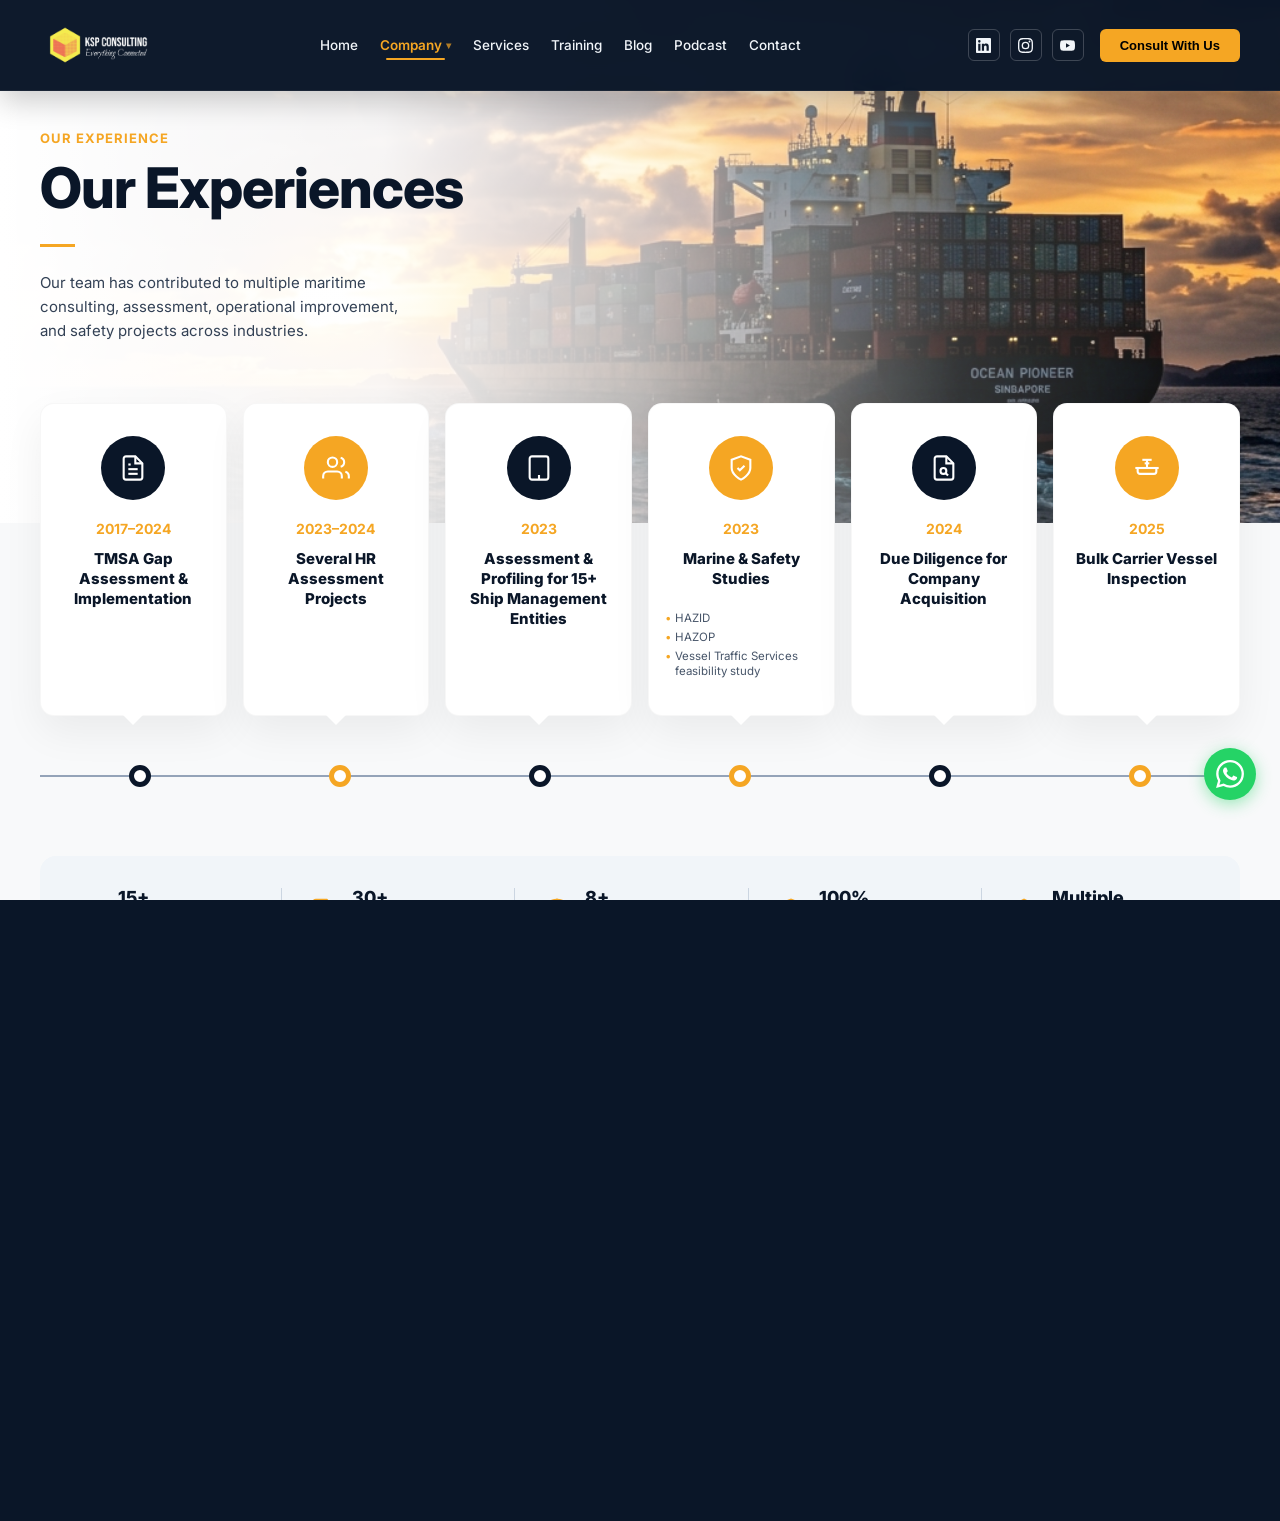
<file: ksp-profile/experience.html>
<!DOCTYPE html>
<html lang="en">
<head>
  <meta charset="UTF-8" />
  <meta name="viewport" content="width=device-width, initial-scale=1.0" />
  <title>Experience | KSP Consulting</title>
  <link rel="preconnect" href="https://fonts.googleapis.com" />
  <link rel="preconnect" href="https://fonts.gstatic.com" crossorigin />
  <link rel="stylesheet" href="style.css?v=1.1" />
</head>
<body class="page-experience">

  <!-- =====================
       NAVIGATION BAR
       ===================== -->
  <nav class="navbar navbar-services" id="main-navbar" role="navigation" aria-label="Main navigation">
    <a href="index.html" class="navbar-logo" aria-label="KSP Consulting Home">
      <img src="assets/KSP logo Transparant White -1.png" alt="KSP Consulting Logo" class="main-logo">
    </a>
    <ul class="navbar-nav" role="list">
      <li class="nav-item"><a href="index.html" id="nav-home">Home</a></li>
      <li class="nav-item active dropdown">
        <a href="about.html" id="nav-company">
          Company
          <span class="nav-dropdown-icon">&#9662;</span>
        </a>
        <ul class="dropdown-menu">
          <li><a href="about.html">About Us</a></li>
          <li class="active"><a href="experience.html">Our Experience</a></li>
          <li><a href="philosophy.html">Philosophy &amp; Culture</a></li>
        </ul>
      </li>
      <li class="nav-item"><a href="services.html" id="nav-services">Services</a></li>
      <li class="nav-item"><a href="training.html" id="nav-training">Training</a></li>
      <li class="nav-item"><a href="blog.html" id="nav-blog">Blog</a></li>
      <li class="nav-item"><a href="podcast.html" id="nav-podcast">Podcast</a></li>
      <li class="nav-item"><a href="contact.html" id="nav-contact">Contact</a></li>
    </ul>
    <div class="navbar-right">
      <div class="social-icons" aria-label="Social media links">
        <a href="#" class="social-icon"><svg viewBox="0 0 24 24" width="15" height="15" fill="currentColor"><path d="M20.447 20.452h-3.554v-5.569c0-1.328-.027-3.037-1.852-3.037-1.853 0-2.136 1.445-2.136 2.939v5.667H9.351V9h3.414v1.561h.046c.477-.9 1.637-1.85 3.37-1.85 3.601 0 4.267 2.37 4.267 5.455v6.286zM5.337 7.433a2.062 2.062 0 0 1-2.063-2.065 2.064 2.064 0 1 1 2.063 2.065zm1.782 13.019H3.555V9h3.564v11.452zM22.225 0H1.771C.792 0 0 .774 0 1.729v20.542C0 23.227.792 24 1.771 24h20.451C23.2 24 24 23.227 24 22.271V1.729C24 .774 23.2 0 22.222 0h.003z"/></svg></a>
        <a href="#" class="social-icon"><svg viewBox="0 0 24 24" width="15" height="15" fill="currentColor"><path d="M12 2.163c3.204 0 3.584.012 4.85.07 3.252.148 4.771 1.691 4.919 4.919.058 1.265.069 1.645.069 4.849 0 3.205-.012 3.584-.069 4.849-.149 3.225-1.664 4.771-4.919 4.919-1.266.058-1.644.07-4.85.07-3.204 0-3.584-.012-4.849-.07-3.26-.149-4.771-1.699-4.919-4.92-.058-1.265-.07-1.644-.07-4.849 0-3.204.013-3.583.07-4.849.149-3.227 1.664-4.771 4.919-4.919 1.266-.057 1.645-.069 4.849-.069zm0-2.163c-3.259 0-3.667.014-4.947.072-4.358.2-6.78 2.618-6.98 6.98-.059 1.281-.073 1.689-.073 4.948 0 3.259.014 3.668.072 4.948.2 4.358 2.618 6.78 6.98 6.98 1.281.058 1.689.072 4.948.072 3.259 0 3.668-.014 4.948-.072 4.354-.2 6.782-2.618 6.979-6.98.059-1.28.073-1.689.073-4.948 0-3.259-.014-3.667-.072-4.947-.196-4.354-2.617-6.78-6.979-6.98-1.281-.059-1.69-.073-4.949-.073zm0 5.838a6.162 6.162 0 1 0 0 12.324 6.162 6.162 0 0 0 0-12.324zM12 16a4 4 0 1 1 0-8 4 4 0 0 1 0 8zm6.406-11.845a1.44 1.44 0 1 0 0 2.881 1.44 1.44 0 0 0 0-2.881z"/></svg></a>
        <a href="#" class="social-icon"><svg viewBox="0 0 24 24" width="15" height="15" fill="currentColor"><path d="M23.495 6.205a3.007 3.007 0 0 0-2.088-2.088c-1.87-.501-9.396-.501-9.396-.501s-7.507-.01-9.396.501A3.007 3.007 0 0 0 .527 6.205a31.247 31.247 0 0 0-.522 5.805 31.247 31.247 0 0 0 .522 5.783 3.007 3.007 0 0 0 2.088 2.088c1.868.502 9.396.502 9.396.502s7.506 0 9.396-.502a3.007 3.007 0 0 0 2.088-2.088 31.247 31.247 0 0 0 .5-5.783 31.247 31.247 0 0 0-.5-5.805zM9.609 15.601V8.408l6.264 3.602z"/></svg></a>
      </div>
      <button class="btn-consult" id="nav-cta-btn" type="button">Consult With Us</button>
    </div>
  </nav>

  <!-- =========================================
       EXPERIENCE HERO SECTION
       ========================================= -->
  <section class="exp-hero-section">
    <div class="exp-hero-container">
      <div class="exp-hero-content">
        <span class="exp-subtitle">OUR EXPERIENCE</span>
        <h1 class="exp-title">Our Experiences</h1>
        <div class="exp-title-decor"></div>
        <p class="exp-desc">
          Our team has contributed to multiple maritime<br>
          consulting, assessment, operational improvement,<br>
          and safety projects across industries.
        </p>
      </div>
    </div>
  </section>

  <!-- =========================================
       TIMELINE & CARDS SECTION
       ========================================= -->
  <section class="exp-timeline-section">
    
    <!-- 6 Cards Grid -->
    <div class="exp-cards-grid">
      
      <!-- Card 1 -->
      <div class="exp-card">
        <div class="exp-card-icon style-navy">
          <!-- Clipboard / Assessment Icon -->
          <svg viewBox="0 0 24 24" fill="none" stroke="currentColor"><path d="M14 2H6a2 2 0 0 0-2 2v16a2 2 0 0 0 2 2h12a2 2 0 0 0 2-2V8z"></path><polyline points="14 2 14 8 20 8"></polyline><line x1="16" y1="13" x2="8" y2="13"></line><line x1="16" y1="17" x2="8" y2="17"></line><polyline points="10 9 9 9 8 9"></polyline></svg>
        </div>
        <div class="exp-card-year">2017–2024</div>
        <div class="exp-card-title">TMSA Gap Assessment & Implementation</div>
      </div>

      <!-- Card 2 -->
      <div class="exp-card">
        <div class="exp-card-icon style-orange">
          <!-- Team / HR Icon -->
          <svg viewBox="0 0 24 24" fill="none" stroke="currentColor"><path d="M17 21v-2a4 4 0 0 0-4-4H5a4 4 0 0 0-4 4v2"></path><circle cx="9" cy="7" r="4"></circle><path d="M23 21v-2a4 4 0 0 0-3-3.87"></path><path d="M16 3.13a4 4 0 0 1 0 7.75"></path></svg>
        </div>
        <div class="exp-card-year">2023–2024</div>
        <div class="exp-card-title">Several HR Assessment Projects</div>
      </div>

      <!-- Card 3 -->
      <div class="exp-card">
        <div class="exp-card-icon style-navy">
          <!-- Building / Entities Icon -->
          <svg viewBox="0 0 24 24" fill="none" stroke="currentColor"><rect x="4" y="2" width="16" height="20" rx="2"></rect><line x1="12" y1="18" x2="12" y2="22"></line><line x1="9" y1="6" x2="9.01" y2="6"></line><line x1="15" y1="6" x2="15.01" y2="6"></line><line x1="9" y1="10" x2="9.01" y2="10"></line><line x1="15" y1="10" x2="15.01" y2="10"></line><line x1="9" y1="14" x2="9.01" y2="14"></line><line x1="15" y1="14" x2="15.01" y2="14"></line></svg>
        </div>
        <div class="exp-card-year">2023</div>
        <div class="exp-card-title">Assessment & Profiling for 15+ Ship Management Entities</div>
      </div>

      <!-- Card 4 -->
      <div class="exp-card">
        <div class="exp-card-icon style-orange">
          <!-- Safety / Shield Check Icon -->
          <svg viewBox="0 0 24 24" fill="none" stroke="currentColor"><path d="M12 22s8-4 8-10V5l-8-3-8 3v7c0 6 8 10 8 10z"></path><polyline points="9 12 11 14 15 10"></polyline></svg>
        </div>
        <div class="exp-card-year">2023</div>
        <div class="exp-card-title">Marine & Safety Studies</div>
        <div class="exp-card-bullets">
          <ul>
            <li>HAZID</li>
            <li>HAZOP</li>
            <li>Vessel Traffic Services feasibility study</li>
          </ul>
        </div>
      </div>

      <!-- Card 5 -->
      <div class="exp-card">
        <div class="exp-card-icon style-navy">
          <!-- Search Document / Due Diligence Icon -->
          <svg viewBox="0 0 24 24" fill="none" stroke="currentColor"><path d="M14 2H6a2 2 0 0 0-2 2v16a2 2 0 0 0 2 2h12a2 2 0 0 0 2-2V8z"></path><polyline points="14 2 14 8 20 8"></polyline><circle cx="11.5" cy="14.5" r="2.5"></circle><line x1="13.25" y1="16.25" x2="15.5" y2="18.5"></line></svg>
        </div>
        <div class="exp-card-year">2024</div>
        <div class="exp-card-title">Due Diligence for Company Acquisition</div>
      </div>

      <!-- Card 6 -->
      <div class="exp-card">
        <div class="exp-card-icon style-orange">
          <!-- Ship Inspection Icon -->
          <svg viewBox="0 0 24 24" fill="none" stroke="currentColor"><path d="M2 12h20"></path><path d="M20 12v3a2 2 0 0 1-2 2H6a2 2 0 0 1-2-2v-3"></path><path d="M12 12V5"></path><path d="M8 5h8"></path><path d="M10 8h4"></path></svg>
        </div>
        <div class="exp-card-year">2025</div>
        <div class="exp-card-title">Bulk Carrier Vessel Inspection</div>
      </div>

    </div>

    <!-- Timeline Horizontal Track -->
    <div class="exp-timeline-track">
      <div class="exp-timeline-line"></div>
      <div class="exp-timeline-nodes">
        <div class="exp-node-col"><div class="exp-dot dot-navy"></div></div>
        <div class="exp-node-col"><div class="exp-dot dot-orange"></div></div>
        <div class="exp-node-col"><div class="exp-dot dot-navy"></div></div>
        <div class="exp-node-col"><div class="exp-dot dot-orange"></div></div>
        <div class="exp-node-col"><div class="exp-dot dot-navy"></div></div>
        <div class="exp-node-col"><div class="exp-dot dot-orange"></div></div>
      </div>
    </div>

  </section>

  <!-- =========================================
       STATS FOOTER SECTION
       ========================================= -->
  <section class="exp-stats-footer">
    
    <!-- Stat 1 -->
    <div class="exp-stat-item">
      <div class="exp-stat-icon">
        <svg viewBox="0 0 24 24" fill="none" stroke="currentColor"><path d="M17 21v-2a4 4 0 0 0-4-4H5a4 4 0 0 0-4 4v2"></path><circle cx="9" cy="7" r="4"></circle><path d="M23 21v-2a4 4 0 0 0-3-3.87"></path><path d="M16 3.13a4 4 0 0 1 0 7.75"></path></svg>
      </div>
      <div class="exp-stat-info">
        <h4>15+</h4>
        <p>Ship Management<br>Entities Assessed</p>
      </div>
    </div>

    <!-- Stat 2 -->
    <div class="exp-stat-item">
      <div class="exp-stat-icon">
        <svg viewBox="0 0 24 24" fill="none" stroke="currentColor"><path d="M14 2H6a2 2 0 0 0-2 2v16a2 2 0 0 0 2 2h12a2 2 0 0 0 2-2V8z"></path><polyline points="14 2 14 8 20 8"></polyline><line x1="16" y1="13" x2="8" y2="13"></line><line x1="16" y1="17" x2="8" y2="17"></line><polyline points="10 9 9 9 8 9"></polyline></svg>
      </div>
      <div class="exp-stat-info">
        <h4>30+</h4>
        <p>Projects Completed<br>Successfully</p>
      </div>
    </div>

    <!-- Stat 3 -->
    <div class="exp-stat-item">
      <div class="exp-stat-icon">
        <svg viewBox="0 0 24 24" fill="none" stroke="currentColor"><circle cx="12" cy="12" r="10"></circle><line x1="2" y1="12" x2="22" y2="12"></line><path d="M12 2a15.3 15.3 0 0 1 4 10 15.3 15.3 0 0 1-4 10 15.3 15.3 0 0 1-4-10 15.3 15.3 0 0 1 4-10z"></path></svg>
      </div>
      <div class="exp-stat-info">
        <h4>8+</h4>
        <p>Years of Consulting<br>Experience</p>
      </div>
    </div>

    <!-- Stat 4 -->
    <div class="exp-stat-item">
      <div class="exp-stat-icon">
        <svg viewBox="0 0 24 24" fill="none" stroke="currentColor"><path d="M12 22s8-4 8-10V5l-8-3-8 3v7c0 6 8 10 8 10z"></path><path d="M9 12l2 2 4-4"></path></svg>
      </div>
      <div class="exp-stat-info">
        <h4>100%</h4>
        <p>Commitment to Safety,<br>Quality & Integrity</p>
      </div>
    </div>

    <!-- Stat 5 -->
    <div class="exp-stat-item">
      <div class="exp-stat-icon">
        <svg viewBox="0 0 24 24" fill="none" stroke="currentColor"><path d="M12 2L2 7l10 5 10-5-10-5z"></path><path d="M2 17l10 5 10-5"></path><path d="M2 12l10 5 10-5"></path></svg>
      </div>
      <div class="exp-stat-info">
        <h4>Multiple</h4>
        <p>Industries Served<br>Across Indonesia</p>
      </div>
    </div>

  </section>

  <!-- =========================================
       FOOTER
       ========================================= -->
  <footer class="main-footer">
    <div class="footer-container">
      <div class="footer-grid">
        <!-- Brand Column -->
        <div class="footer-col brand-col">
          <img src="assets/KSP logo Transparant White -1.png" alt="KSP Consulting Logo" class="footer-logo">
          <p class="footer-desc">
            Knowledge-driven consulting for maritime and industrial excellence. We help you navigate complexity and achieve sustainable success.
          </p>
          <div class="footer-social-wrapper">
            <div class="footer-socials">
              <a href="#" class="social-box" aria-label="Instagram">
                <svg viewBox="0 0 24 24" width="16" height="16" fill="none" stroke="currentColor" stroke-width="2" stroke-linecap="round" stroke-linejoin="round"><rect x="2" y="2" width="20" height="20" rx="5" ry="5"></rect><path d="M16 11.37A4 4 0 1 1 12.63 8 4 4 0 0 1 16 11.37z"></path><line x1="17.5" y1="6.5" x2="17.51" y2="6.5"></line></svg>
              </a>
              <a href="#" class="social-box" aria-label="LinkedIn">
                <svg viewBox="0 0 24 24" width="16" height="16" fill="none" stroke="currentColor" stroke-width="2" stroke-linecap="round" stroke-linejoin="round"><path d="M16 8a6 6 0 0 1 6 6v7h-4v-7a2 2 0 0 0-2-2 2 2 0 0 0-2 2v7h-4v-7a6 6 0 0 1 6-6z"></path><rect x="2" y="9" width="4" height="12"></rect><circle cx="4" cy="4" r="2"></circle></svg>
              </a>
              <a href="#" class="social-box" aria-label="YouTube">
                <svg viewBox="0 0 24 24" width="16" height="16" fill="none" stroke="currentColor" stroke-width="2" stroke-linecap="round" stroke-linejoin="round"><path d="M22.54 6.42a2.78 2.78 0 0 0-1.94-2C18.88 4 12 4 12 4s-6.88 0-8.6.46a2.78 2.78 0 0 0-1.94 2A29 29 0 0 0 1 11.75a29 29 0 0 0 .46 5.33A2.78 2.78 0 0 0 3.4 19c1.72.46 8.6.46 8.6.46s6.88 0 8.6-.46a2.78 2.78 0 0 0 1.94-2 29 29 0 0 0 .46-5.25 29 29 0 0 0-.46-5.33z"></path><polygon points="9.75 15.02 15.5 11.75 9.75 8.48 9.75 15.02"></polygon></svg>
              </a>
              <a href="#" class="social-box" aria-label="Spotify">
                <svg viewBox="0 0 24 24" width="16" height="16" fill="currentColor" stroke="none"><path d="M12 0C5.4 0 0 5.4 0 12s5.4 12 12 12 12-5.4 12-12S18.66 0 12 0zm5.521 17.34c-.24.359-.66.48-1.021.24-2.82-1.74-6.36-2.101-10.561-1.141-.418.122-.779-.179-.899-.539-.12-.421.18-.78.54-.9 4.56-1.021 8.52-.6 11.64 1.32.42.18.54.66.3 1.02zm1.44-3.3c-.301.42-.841.6-1.262.3-3.239-1.98-8.159-2.58-11.939-1.38-.479.12-1.02-.12-1.14-.6-.12-.48.12-1.02.6-1.141C9.6 9.9 15.001 10.62 18.66 12.84c.42.24.54.84.3 1.2zm.12-3.36C15.24 8.4 8.82 8.16 5.16 9.301c-.6.179-1.2-.181-1.38-.781-.18-.6.18-1.2.78-1.381 4.26-1.26 11.28-1.02 15.721 1.621.539.3.719 1.02.419 1.56-.239.54-.959.72-1.5.42z"/></svg>
              </a>
            </div>
          </div>
        </div>
  
        <!-- Services Column -->
        <div class="footer-col links-col border-col">
          <h4 class="footer-heading">SERVICES</h4>
          <ul class="footer-links">
            <li><a href="services.html">Maritime Consulting</a></li>
            <li><a href="services.html">Risk Assessment</a></li>
            <li><a href="services.html">Vessel Inspection</a></li>
            <li><a href="services.html">HR Assessment</a></li>
            <li><a href="training.html">Workshop & Training</a></li>
            <li><a href="services.html">Due Diligence</a></li>
          </ul>
        </div>
        
        <!-- Company Column -->
        <div class="footer-col links-col border-col">
          <h4 class="footer-heading">COMPANY</h4>
          <ul class="footer-links">
            <li><a href="about.html">About Us</a></li>
            <li><a href="#">Our Team</a></li>
            <li><a href="experience.html">Experience</a></li>
            <li><a href="#">Careers</a></li>
            <li><a href="#">News & Media</a></li>
          </ul>
        </div>
  
        <!-- Resources Column -->
        <div class="footer-col links-col border-col">
          <h4 class="footer-heading">RESOURCES</h4>
          <ul class="footer-links">
            <li><a href="blog.html">Blog</a></li>
            <li><a href="podcast.html">Podcast</a></li>
            <li><a href="#">Case Studies</a></li>
            <li><a href="#">Downloads</a></li>
            <li><a href="#">FAQ</a></li>
          </ul>
        </div>
  
        <!-- Contact Us Column -->
        <div class="footer-col contact-col border-col">
          <h4 class="footer-heading">CONTACT US</h4>
          <ul class="footer-contact-list">
            <li>
              <svg viewBox="0 0 24 24" width="16" height="16" fill="none" stroke="currentColor" stroke-width="2" stroke-linecap="round" stroke-linejoin="round"><path d="M22 16.92v3a2 2 0 0 1-2.18 2 19.79 19.79 0 0 1-8.63-3.07 19.5 19.5 0 0 1-6-6 19.79 19.79 0 0 1-3.07-8.67A2 2 0 0 1 4.11 2h3a2 2 0 0 1 2 1.72 12.84 12.84 0 0 0 .7 2.81 2 2 0 0 1-.45 2.11L8.09 9.91a16 16 0 0 0 6 6l1.27-1.27a2 2 0 0 1 2.11-.45 12.84 12.84 0 0 0 2.81.7A2 2 0 0 1 22 16.92z"></path></svg>
              <span>+62 878 8023 1853</span>
            </li>
            <li>
              <svg viewBox="0 0 24 24" width="16" height="16" fill="none" stroke="currentColor" stroke-width="2" stroke-linecap="round" stroke-linejoin="round"><path d="M4 4h16c1.1 0 2 .9 2 2v12c0 1.1-.9 2-2 2H4c-1.1 0-2-.9-2-2V6c0-1.1.9-2 2-2z"></path><polyline points="22,6 12,13 2,6"></polyline></svg>
              <span>info@ksp-consulting.com</span>
            </li>
            <li>
              <svg viewBox="0 0 24 24" width="16" height="16" fill="none" stroke="currentColor" stroke-width="2" stroke-linecap="round" stroke-linejoin="round"><path d="M21 10c0 7-9 13-9 13s-9-6-9-13a9 9 0 0 1 18 0z"></path><circle cx="12" cy="10" r="3"></circle></svg>
              <span>Jakarta, Indonesia</span>
            </li>
          </ul>
        </div>
      </div>
  
      <!-- Footer Bottom -->
      <div class="footer-bottom">
        <p class="copyright">&copy; 2025 KSP Consulting. All rights reserved.</p>
        <div class="footer-legal">
          <a href="#">Privacy Policy</a>
          <span class="legal-separator">|</span>
          <a href="#">Terms of Use</a>
          <span class="legal-separator">|</span>
          <a href="#">Sitemap</a>
        </div>
      </div>
    </div>
  </footer>

  <!-- FLOATING WHATSAPP BUTTON -->
  <div class="float-whatsapp">
    <span class="float-whatsapp-label">Floating WhatsApp<br>Button</span>
    <a href="https://wa.me/62000000000" id="float-wa-btn" aria-label="Chat on WhatsApp" target="_blank" rel="noopener noreferrer">
      <svg viewBox="0 0 24 24" xmlns="http://www.w3.org/2000/svg" aria-hidden="true"><path d="M17.472 14.382c-.297-.149-1.758-.867-2.03-.967-.273-.099-.471-.148-.67.15-.197.297-.767.966-.94 1.164-.173.199-.347.223-.644.075-.297-.15-1.255-.463-2.39-1.475-.883-.788-1.48-1.761-1.653-2.059-.173-.297-.018-.458.13-.606.134-.133.298-.347.446-.52.149-.174.198-.298.298-.497.099-.198.05-.371-.025-.52-.075-.149-.669-1.612-.916-2.207-.242-.579-.487-.5-.669-.51-.173-.008-.371-.01-.57-.01-.198 0-.52.074-.792.372-.272.297-1.04 1.016-1.04 2.479 0 1.462 1.065 2.875 1.213 3.074.149.198 2.096 3.2 5.077 4.487.709.306 1.262.489 1.694.625.712.227 1.36.195 1.871.118.571-.085 1.758-.719 2.006-1.413.248-.694.248-1.289.173-1.413-.074-.124-.272-.198-.57-.347m-5.421 7.403h-.004a9.87 9.87 0 0 1-5.031-1.378l-.361-.214-3.741.982.998-3.648-.235-.374a9.86 9.86 0 0 1-1.51-5.26c.001-5.45 4.436-9.884 9.888-9.884 2.64 0 5.122 1.03 6.988 2.898a9.825 9.825 0 0 1 2.893 6.994c-.003 5.45-4.437 9.884-9.885 9.884m8.413-18.297A11.815 11.815 0 0 0 12.05 0C5.495 0 .16 5.335.157 11.892c0 2.096.547 4.142 1.588 5.945L.057 24l6.305-1.654a11.882 11.882 0 0 0 5.683 1.448h.005c6.554 0 11.89-5.335 11.893-11.893a11.821 11.821 0 0 0-3.48-8.413z"/></svg>
    </a>
  </div>

  <!-- CONSULTATION MODAL -->
  <div class="consult-modal-overlay" id="modal-consultation">
    <div class="consult-modal-container">
      <button class="consult-modal-close" aria-label="Close modal">&times;</button>
      <div class="consult-modal-left">
        <img src="assets/bg-ship.jpg" alt="Maritime Background">
      </div>
      <div class="consult-modal-right">
        <h2 class="consult-modal-title">Let’s Solve Your Operational Challenges Together</h2>
        <p class="consult-modal-desc">
          Need support for maritime consulting, operational assessment, inspections, or training programs? Our team is ready to help your company navigate complex operational challenges.
        </p>
        <form class="consult-form" id="consultationForm" onsubmit="event.preventDefault();">
          <div class="form-row">
            <input type="text" class="consult-input" placeholder="Full Name" required>
            <input type="text" class="consult-input" placeholder="Company" required>
          </div>
          <div class="form-row">
            <input type="email" class="consult-input" placeholder="Email" required>
            <input type="tel" class="consult-input" placeholder="Phone Number" required>
          </div>
          <div class="form-row full-width">
            <div class="select-wrapper">
              <select class="consult-select" required>
                <option value="" disabled selected hidden>Service Needed</option>
                <option value="Maritime Consulting">Maritime Consulting</option>
                <option value="Risk Assessment">Risk Assessment</option>
                <option value="Vessel Inspection">Vessel Inspection</option>
                <option value="HR Assessment">HR Assessment</option>
                <option value="Workshop & Training">Workshop & Training</option>
                <option value="Due Diligence">Due Diligence</option>
              </select>
              <svg class="select-arrow" viewBox="0 0 24 24" width="16" height="16" stroke="currentColor" stroke-width="2" fill="none"><polyline points="6 9 12 15 18 9"></polyline></svg>
            </div>
          </div>
          <div class="form-row full-width">
            <textarea class="consult-textarea" placeholder="Message" rows="3" required></textarea>
          </div>
          <button type="submit" class="btn-consult-submit">
            <svg viewBox="0 0 24 24" width="16" height="16" stroke="currentColor" stroke-width="2" fill="none"><line x1="22" y1="2" x2="11" y2="13"></line><polygon points="22 2 15 22 11 13 2 9 22 2"></polygon></svg>
            <span>Send Inquiry</span>
          </button>
          <button type="button" class="btn-consult-whatsapp" onclick="window.open('https://wa.me/62000000000', '_blank')">
            <svg viewBox="0 0 24 24" width="18" height="18" fill="currentColor"><path d="M17.472 14.382c-.297-.149-1.758-.867-2.03-.967-.273-.099-.471-.148-.67.15-.197.297-.767.966-.94 1.164-.173.199-.347.223-.644.075-.297-.15-1.255-.463-2.39-1.475-.883-.788-1.48-1.761-1.653-2.059-.173-.297-.018-.458.13-.606.134-.133.298-.347.446-.52.149-.174.198-.298.298-.497.099-.198.05-.371-.025-.52-.075-.149-.669-1.612-.916-2.207-.242-.579-.487-.5-.669-.51-.173-.008-.371-.01-.57-.01-.198 0-.52.074-.792.372-.272.297-1.04 1.016-1.04 2.479 0 1.462 1.065 2.875 1.213 3.074.149.198 2.096 3.2 5.077 4.487.709.306 1.262.489 1.694.625.712.227 1.36.195 1.871.118.571-.085 1.758-.719 2.006-1.413.248-.694.248-1.289.173-1.413-.074-.124-.272-.198-.57-.347m-5.421 7.403h-.004a9.87 9.87 0 0 1-5.031-1.378l-.361-.214-3.741.982.998-3.648-.235-.374a9.86 9.86 0 0 1-1.51-5.26c.001-5.45 4.436-9.884 9.888-9.884 2.64 0 5.122 1.03 6.988 2.898a9.825 9.825 0 0 1 2.893 6.994c-.003 5.45-4.437 9.884-9.885 9.884m8.413-18.297A11.815 11.815 0 0 0 12.05 0C5.495 0 .16 5.335.157 11.892c0 2.096.547 4.142 1.588 5.945L.057 24l6.305-1.654a11.882 11.882 0 0 0 5.683 1.448h.005c6.554 0 11.89-5.335 11.893-11.893a11.821 11.821 0 0 0-3.48-8.413z"/></svg>
          <span>Continue via WhatsApp</span>
        </button>
        <div class="consult-secure-footer">
          <svg viewBox="0 0 24 24" width="12" height="12" fill="currentColor"><path d="M18 8h-1V6c0-2.76-2.24-5-5-5S7 3.24 7 6v2H6c-1.1 0-2 .9-2 2v10c0 1.1.9 2 2 2h12c1.1 0 2-.9 2-2V10c0-1.1-.9-2-2-2zm-6 9c-1.1 0-2-.9-2-2s.9-2 2-2 2 .9 2 2-.9 2-2 2zm3.1-9H8.9V6c0-1.71 1.39-3.1 3.1-3.1 1.71 0 3.1 1.39 3.1 3.1v2z"/></svg>
          <span>Your information is secure and confidential.</span>
        </div>
      </form>
    </div>
  </div>

  <script src="script.js"></script>
</body>
</html>
</file>
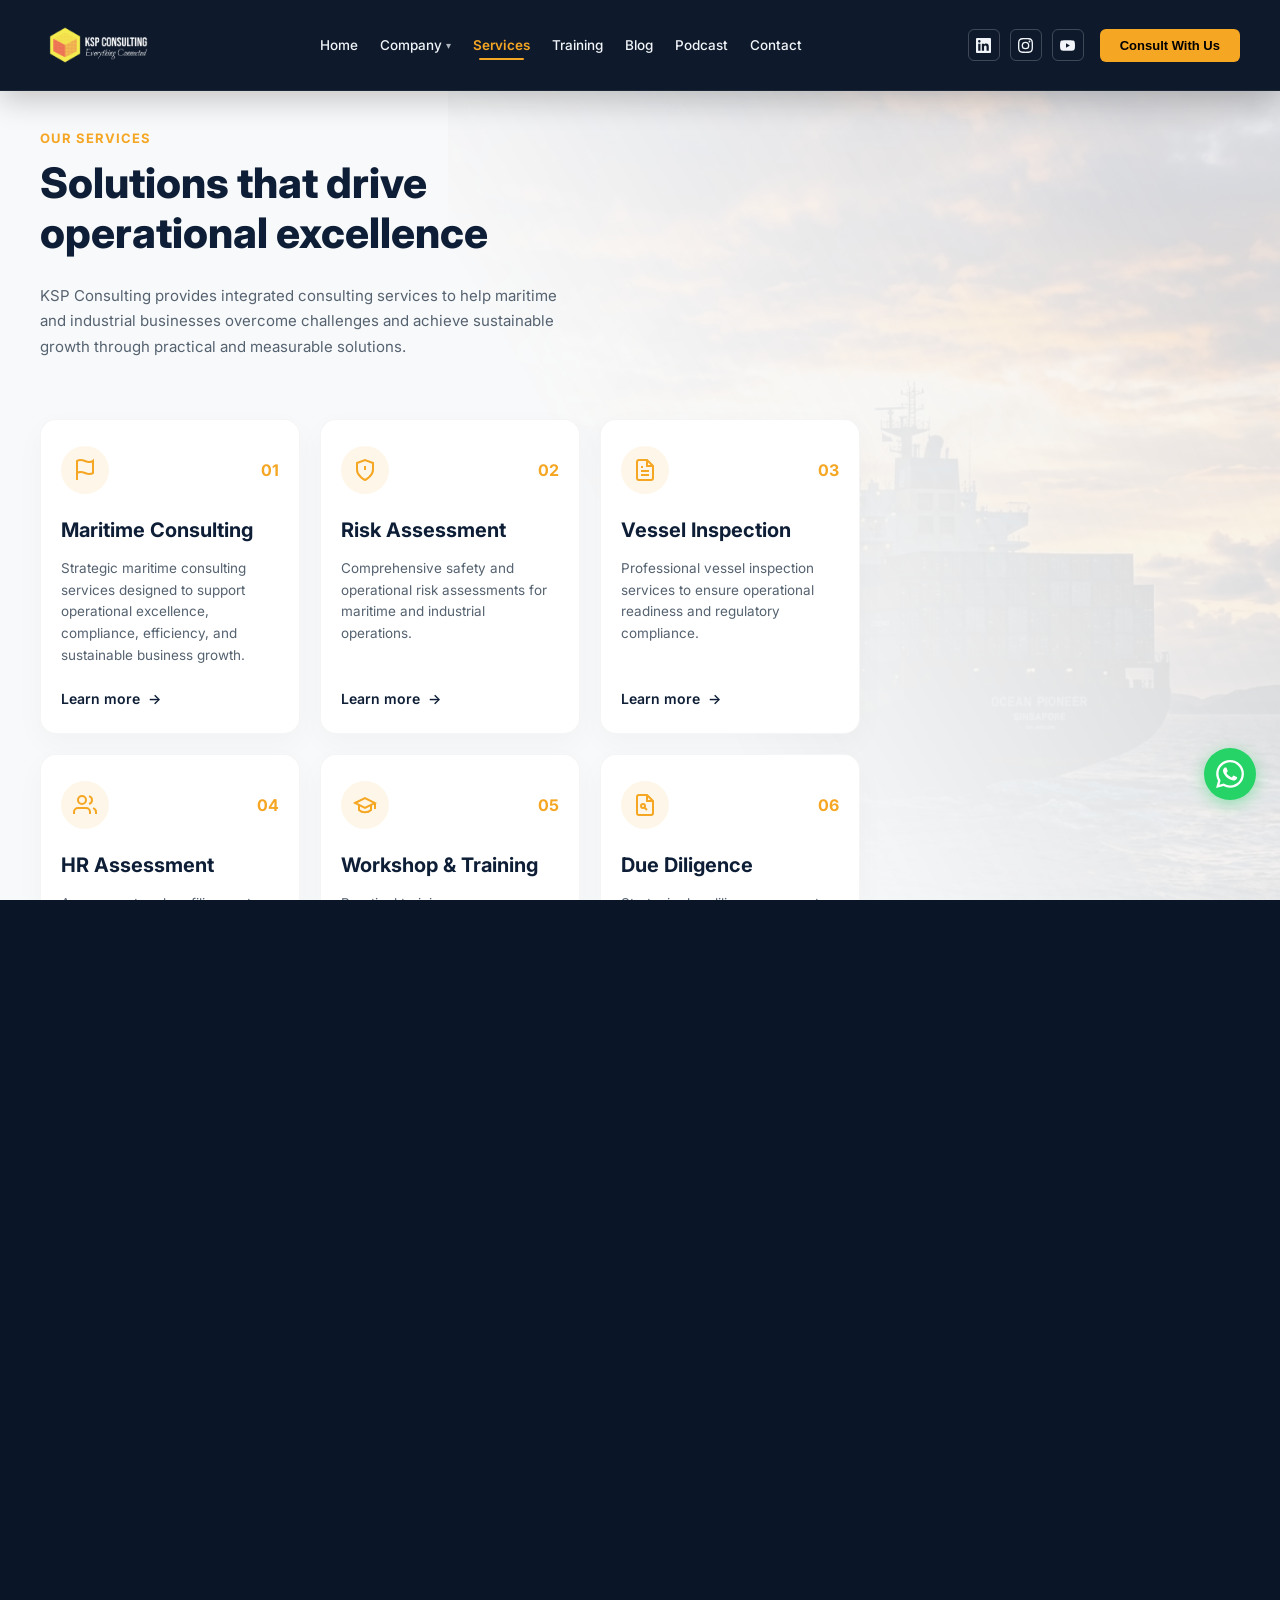
<file: ksp-profile/services.html>
<!DOCTYPE html>
<html lang="en">
<head>
  <meta charset="UTF-8" />
  <meta name="viewport" content="width=device-width, initial-scale=1.0" />
  <title>Services | KSP Consulting</title>
  <link rel="preconnect" href="https://fonts.googleapis.com" />
  <link rel="preconnect" href="https://fonts.gstatic.com" crossorigin />
  <link rel="stylesheet" href="style.css?v=1.1" />
</head>
<body class="page-services">

  <!-- =====================
       NAVIGATION BAR (Light)
       ===================== -->
  <nav class="navbar navbar-services" id="main-navbar" role="navigation" aria-label="Main navigation">
    <a href="index.html" class="navbar-logo" aria-label="KSP Consulting Home">
      <img src="assets/KSP logo Transparant White -1.png" alt="KSP Consulting Logo" class="main-logo">
    </a>
    <ul class="navbar-nav" role="list">
      <li class="nav-item">
        <a href="index.html" id="nav-home">Home</a>
      </li>
      <li class="nav-item dropdown">
        <a href="about.html" id="nav-company">
          Company
          <span class="nav-dropdown-icon">&#9662;</span>
        </a>
        <ul class="dropdown-menu">
          <li><a href="about.html">About Us</a></li>
          <li><a href="experience.html">Our Experience</a></li>
          <li><a href="philosophy.html">Philosophy &amp; Culture</a></li>
        </ul>
      </li>
      <li class="nav-item active">
        <a href="services.html" id="nav-services">Services</a>
      </li>
      <li class="nav-item"><a href="training.html" id="nav-training">Training</a></li>
      <li class="nav-item"><a href="blog.html" id="nav-blog">Blog</a></li>
      <li class="nav-item"><a href="podcast.html" id="nav-podcast">Podcast</a></li>
      <li class="nav-item"><a href="contact.html" id="nav-contact">Contact</a></li>
    </ul>
    <div class="navbar-right">
      <div class="social-icons" aria-label="Social media links">
        <a href="#" class="social-icon"><svg viewBox="0 0 24 24" width="15" height="15" fill="currentColor"><path d="M20.447 20.452h-3.554v-5.569c0-1.328-.027-3.037-1.852-3.037-1.853 0-2.136 1.445-2.136 2.939v5.667H9.351V9h3.414v1.561h.046c.477-.9 1.637-1.85 3.37-1.85 3.601 0 4.267 2.37 4.267 5.455v6.286zM5.337 7.433a2.062 2.062 0 0 1-2.063-2.065 2.064 2.064 0 1 1 2.063 2.065zm1.782 13.019H3.555V9h3.564v11.452zM22.225 0H1.771C.792 0 0 .774 0 1.729v20.542C0 23.227.792 24 1.771 24h20.451C23.2 24 24 23.227 24 22.271V1.729C24 .774 23.2 0 22.222 0h.003z"/></svg></a>
        <a href="#" class="social-icon"><svg viewBox="0 0 24 24" width="15" height="15" fill="currentColor"><path d="M12 2.163c3.204 0 3.584.012 4.85.07 3.252.148 4.771 1.691 4.919 4.919.058 1.265.069 1.645.069 4.849 0 3.205-.012 3.584-.069 4.849-.149 3.225-1.664 4.771-4.919 4.919-1.266.058-1.644.07-4.85.07-3.204 0-3.584-.012-4.849-.07-3.26-.149-4.771-1.699-4.919-4.92-.058-1.265-.07-1.644-.07-4.849 0-3.204.013-3.583.07-4.849.149-3.227 1.664-4.771 4.919-4.919 1.266-.057 1.645-.069 4.849-.069zm0-2.163c-3.259 0-3.667.014-4.947.072-4.358.2-6.78 2.618-6.98 6.98-.059 1.281-.073 1.689-.073 4.948 0 3.259.014 3.668.072 4.948.2 4.358 2.618 6.78 6.98 6.98 1.281.058 1.689.072 4.948.072 3.259 0 3.668-.014 4.948-.072 4.354-.2 6.782-2.618 6.979-6.98.059-1.28.073-1.689.073-4.948 0-3.259-.014-3.667-.072-4.947-.196-4.354-2.617-6.78-6.979-6.98-1.281-.059-1.69-.073-4.949-.073zm0 5.838a6.162 6.162 0 1 0 0 12.324 6.162 6.162 0 0 0 0-12.324zM12 16a4 4 0 1 1 0-8 4 4 0 0 1 0 8zm6.406-11.845a1.44 1.44 0 1 0 0 2.881 1.44 1.44 0 0 0 0-2.881z"/></svg></a>
        <a href="#" class="social-icon"><svg viewBox="0 0 24 24" width="15" height="15" fill="currentColor"><path d="M23.495 6.205a3.007 3.007 0 0 0-2.088-2.088c-1.87-.501-9.396-.501-9.396-.501s-7.507-.01-9.396.501A3.007 3.007 0 0 0 .527 6.205a31.247 31.247 0 0 0-.522 5.805 31.247 31.247 0 0 0 .522 5.783 3.007 3.007 0 0 0 2.088 2.088c1.868.502 9.396.502 9.396.502s7.506 0 9.396-.502a3.007 3.007 0 0 0 2.088-2.088 31.247 31.247 0 0 0 .5-5.783 31.247 31.247 0 0 0-.5-5.805zM9.609 15.601V8.408l6.264 3.602z"/></svg></a>
      </div>
      <button class="btn-consult" id="nav-cta-btn" type="button">Consult With Us</button>
    </div>
  </nav>

  <!-- =========================================
       SERVICES SECTION
       ========================================= -->
  <section id="services" class="services-section" role="region" aria-label="Our Services">
    <div class="services-container">
      <div class="services-header">
        <span class="section-subtitle">OUR SERVICES</span>
        <h2 class="section-title">Solutions that drive<br>operational excellence</h2>
        <p class="section-desc">
          KSP Consulting provides integrated consulting services to help maritime<br>
          and industrial businesses overcome challenges and achieve sustainable<br>
          growth through practical and measurable solutions.
        </p>
      </div>

      <div class="services-grid">
        <!-- Service Card 1 -->
        <div class="service-card">
          <div class="card-top">
            <div class="card-icon">
              <svg viewBox="0 0 24 24" width="24" height="24" stroke="currentColor" stroke-width="2" fill="none"><path d="M4 15s1-1 4-1 5 2 8 2 4-1 4-1V3s-1 1-4 1-5-2-8-2-4 1-4 1z"></path><line x1="4" y1="22" x2="4" y2="15"></line></svg>
            </div>
            <span class="card-number">01</span>
          </div>
          <h3 class="card-title">Maritime Consulting</h3>
          <p class="card-desc">Strategic maritime consulting services designed to support operational excellence, compliance, efficiency, and sustainable business growth.</p>
          <button class="learn-more-btn" data-modal="modal-maritime">
            Learn more <span class="arrow">&rarr;</span>
          </button>
        </div>
        <!-- Service Card 2 -->
        <div class="service-card">
          <div class="card-top">
            <div class="card-icon"><svg viewBox="0 0 24 24" width="24" height="24" stroke="currentColor" stroke-width="2" fill="none"><path d="M12 22s8-4 8-10V5l-8-3-8 3v7c0 6 8 10 8 10z"></path><line x1="12" y1="8" x2="12" y2="12"></line><line x1="12" y1="16" x2="12.01" y2="16"></line></svg></div>
            <span class="card-number">02</span>
          </div>
          <h3 class="card-title">Risk Assessment</h3>
          <p class="card-desc">Comprehensive safety and operational risk assessments for maritime and industrial operations.</p>
          <button class="learn-more-btn" data-modal="modal-maritime">
            Learn more <span class="arrow">&rarr;</span>
          </button>
        </div>
         <!-- Service Card 3 -->
         <div class="service-card">
          <div class="card-top">
            <div class="card-icon"><svg viewBox="0 0 24 24" width="24" height="24" stroke="currentColor" stroke-width="2" fill="none"><path d="M14 2H6a2 2 0 0 0-2 2v16a2 2 0 0 0 2 2h12a2 2 0 0 0 2-2V8z"></path><polyline points="14 2 14 8 20 8"></polyline><line x1="16" y1="13" x2="8" y2="13"></line><line x1="16" y1="17" x2="8" y2="17"></line><polyline points="10 9 9 9 8 9"></polyline></svg></div>
            <span class="card-number">03</span>
          </div>
          <h3 class="card-title">Vessel Inspection</h3>
          <p class="card-desc">Professional vessel inspection services to ensure operational readiness and regulatory compliance.</p>
          <button class="learn-more-btn" data-modal="modal-maritime">
            Learn more <span class="arrow">&rarr;</span>
          </button>
        </div>
        <!-- Service Card 4 -->
        <div class="service-card">
          <div class="card-top">
            <div class="card-icon"><svg viewBox="0 0 24 24" width="24" height="24" stroke="currentColor" stroke-width="2" fill="none"><path d="M17 21v-2a4 4 0 0 0-4-4H5a4 4 0 0 0-4 4v2"></path><circle cx="9" cy="7" r="4"></circle><path d="M23 21v-2a4 4 0 0 0-3-3.87"></path><path d="M16 3.13a4 4 0 0 1 0 7.75"></path></svg></div>
            <span class="card-number">04</span>
          </div>
          <h3 class="card-title">HR Assessment</h3>
          <p class="card-desc">Assessment and profiling systems designed to improve workforce capability and organizational performance.</p>
          <button class="learn-more-btn" data-modal="modal-maritime">
            Learn more <span class="arrow">&rarr;</span>
          </button>
        </div>
        <!-- Service Card 5 -->
        <div class="service-card">
          <div class="card-top">
            <div class="card-icon"><svg viewBox="0 0 24 24" width="24" height="24" stroke="currentColor" stroke-width="2" fill="none"><path d="M22 10v6M2 10l10-5 10 5-10 5z"></path><path d="M6 12v5c3 3 9 3 12 0v-5"></path></svg></div>
            <span class="card-number">05</span>
          </div>
          <h3 class="card-title">Workshop & Training</h3>
          <p class="card-desc">Practical training programs designed to strengthen capability, compliance, and operational standards.</p>
          <button class="learn-more-btn" data-modal="modal-maritime">
            Learn more <span class="arrow">&rarr;</span>
          </button>
        </div>
        <!-- Service Card 6 -->
        <div class="service-card">
          <div class="card-top">
            <div class="card-icon"><svg viewBox="0 0 24 24" width="24" height="24" stroke="currentColor" stroke-width="2" fill="none"><path d="M14 2H6a2 2 0 0 0-2 2v16a2 2 0 0 0 2 2h12a2 2 0 0 0 2-2V8z"></path><polyline points="14 2 14 8 20 8"></polyline><circle cx="10" cy="13" r="2"></circle><line x1="11.5" y1="14.5" x2="14" y2="17"></line></svg></div>
            <span class="card-number">06</span>
          </div>
          <h3 class="card-title">Due Diligence</h3>
          <p class="card-desc">Strategic due diligence support for acquisitions, operational reviews, and business evaluation.</p>
          <button class="learn-more-btn" data-modal="modal-maritime">
            Learn more <span class="arrow">&rarr;</span>
          </button>
        </div>
      </div>

      <!-- Stats Banner -->
      <div class="services-stats-banner">
        <div class="stat-item">
          <div class="stat-icon"><svg viewBox="0 0 24 24" width="32" height="32" stroke="var(--navy-mid)" stroke-width="1.5" fill="none"><path d="M17 21v-2a4 4 0 0 0-4-4H5a4 4 0 0 0-4 4v2"></path><circle cx="9" cy="7" r="4"></circle><path d="M23 21v-2a4 4 0 0 0-3-3.87"></path><path d="M16 3.13a4 4 0 0 1 0 7.75"></path></svg></div>
          <div class="stat-text">
            <h4>15+</h4>
            <p>Ship Management<br>Entities Assessed</p>
          </div>
        </div>
        <div class="stat-item">
          <div class="stat-icon"><svg viewBox="0 0 24 24" width="32" height="32" stroke="var(--navy-mid)" stroke-width="1.5" fill="none"><path d="M14 2H6a2 2 0 0 0-2 2v16a2 2 0 0 0 2 2h12a2 2 0 0 0 2-2V8z"></path><polyline points="14 2 14 8 20 8"></polyline><line x1="16" y1="13" x2="8" y2="13"></line><line x1="16" y1="17" x2="8" y2="17"></line><polyline points="10 9 9 9 8 9"></polyline></svg></div>
          <div class="stat-text">
            <h4>2017-2025</h4>
            <p>Maritime Assessment &<br>Consulting Experience</p>
          </div>
        </div>
        <div class="stat-item">
          <div class="stat-icon"><svg viewBox="0 0 24 24" width="32" height="32" stroke="var(--navy-mid)" stroke-width="1.5" fill="none"><circle cx="12" cy="12" r="10"></circle><line x1="2" y1="12" x2="22" y2="12"></line><path d="M12 2a15.3 15.3 0 0 1 4 10 15.3 15.3 0 0 1-4 10 15.3 15.3 0 0 1-4-10 15.3 15.3 0 0 1 4-10z"></path></svg></div>
          <div class="stat-text">
            <h4>Multiple</h4>
            <p>TMSA Gap Assessments &<br>Implementations</p>
          </div>
        </div>
        <div class="stat-item">
          <div class="stat-icon"><svg viewBox="0 0 24 24" width="32" height="32" stroke="var(--navy-mid)" stroke-width="1.5" fill="none"><path d="M12 22s8-4 8-10V5l-8-3-8 3v7c0 6 8 10 8 10z"></path><polyline points="9 12 11 14 15 10"></polyline></svg></div>
          <div class="stat-text">
            <h4>Trusted</h4>
            <p>By Leading Maritime &<br>Industrial Organizations</p>
          </div>
        </div>
      </div>

    </div>
  </section>

  <!-- =========================================
       MODAL POPUP
       ========================================= -->
  <div class="service-modal-overlay" id="modal-maritime">
    <div class="service-modal-container">
      <button class="modal-close-btn" aria-label="Close modal">&times;</button>
      <div class="modal-left-img">
        <img src="assets/bg-ship.jpg" alt="Maritime Ship Image">
      </div>
      <div class="modal-right-content">
        <div class="modal-header-top">
          <div class="modal-icon-bg">
            <svg viewBox="0 0 24 24" width="24" height="24" stroke="var(--primary-orange)" stroke-width="2" fill="none"><path d="M4 15s1-1 4-1 5 2 8 2 4-1 4-1V3s-1 1-4 1-5-2-8-2-4 1-4 1z"></path><line x1="4" y1="22" x2="4" y2="15"></line></svg>
          </div>
          <span class="modal-number">02</span>
        </div>
        <h2 class="modal-title">Maritime Consulting</h2>
        <p class="modal-desc">Strategic maritime consulting services designed to support operational excellence, compliance, efficiency, and sustainable business growth.</p>
        
        <hr class="modal-divider">
        
        <ul class="modal-features-list">
          <li>
            <div class="feat-icon"><svg viewBox="0 0 24 24" width="20" height="20" stroke="var(--primary-orange)" stroke-width="2" fill="none"><polyline points="22 12 18 12 15 21 9 3 6 12 2 12"></polyline></svg></div>
            <div class="feat-text">
              <h4>Operational Strategy</h4>
              <p>Developing practical strategies that improve performance and support long-term operational goals.</p>
            </div>
          </li>
          <li>
            <div class="feat-icon"><svg viewBox="0 0 24 24" width="20" height="20" stroke="var(--primary-orange)" stroke-width="2" fill="none"><path d="M12 22s8-4 8-10V5l-8-3-8 3v7c0 6 8 10 8 10z"></path></svg></div>
            <div class="feat-text">
              <h4>Maritime Compliance</h4>
              <p>Ensuring compliance with international regulations and industry standards.</p>
            </div>
          </li>
          <li>
            <div class="feat-icon"><svg viewBox="0 0 24 24" width="20" height="20" stroke="var(--primary-orange)" stroke-width="2" fill="none"><line x1="18" y1="20" x2="18" y2="10"></line><line x1="12" y1="20" x2="12" y2="4"></line><line x1="6" y1="20" x2="6" y2="14"></line></svg></div>
            <div class="feat-text">
              <h4>Business Improvement</h4>
              <p>Identifying opportunities and implementing solutions that drive efficiency and value.</p>
            </div>
          </li>
          <li>
            <div class="feat-icon"><svg viewBox="0 0 24 24" width="20" height="20" stroke="var(--primary-orange)" stroke-width="2" fill="none"><path d="M17 21v-2a4 4 0 0 0-4-4H5a4 4 0 0 0-4 4v2"></path><circle cx="9" cy="7" r="4"></circle><path d="M23 21v-2a4 4 0 0 0-3-3.87"></path><path d="M16 3.13a4 4 0 0 1 0 7.75"></path></svg></div>
            <div class="feat-text">
              <h4>Safety Culture Implementation</h4>
              <p>Building a strong safety culture through engagement, processes, and continuous improvement.</p>
            </div>
          </li>
        </ul>
      </div>
    </div>
  </div>

  <!-- =========================================
       FOOTER
       ========================================= -->
  <footer class="main-footer">
    <div class="footer-container">
      <div class="footer-grid">
        <!-- Brand Column -->
        <div class="footer-col brand-col">
          <img src="assets/KSP logo Transparant White -1.png" alt="KSP Consulting Logo" class="footer-logo">
          <p class="footer-desc">
            Knowledge-driven consulting for maritime and industrial excellence. We help you navigate complexity and achieve sustainable success.
          </p>
          <div class="footer-social-wrapper">
            <div class="footer-socials">
              <a href="#" class="social-box" aria-label="Instagram">
                <svg viewBox="0 0 24 24" width="16" height="16" fill="none" stroke="currentColor" stroke-width="2" stroke-linecap="round" stroke-linejoin="round"><rect x="2" y="2" width="20" height="20" rx="5" ry="5"></rect><path d="M16 11.37A4 4 0 1 1 12.63 8 4 4 0 0 1 16 11.37z"></path><line x1="17.5" y1="6.5" x2="17.51" y2="6.5"></line></svg>
              </a>
              <a href="#" class="social-box" aria-label="LinkedIn">
                <svg viewBox="0 0 24 24" width="16" height="16" fill="none" stroke="currentColor" stroke-width="2" stroke-linecap="round" stroke-linejoin="round"><path d="M16 8a6 6 0 0 1 6 6v7h-4v-7a2 2 0 0 0-2-2 2 2 0 0 0-2 2v7h-4v-7a6 6 0 0 1 6-6z"></path><rect x="2" y="9" width="4" height="12"></rect><circle cx="4" cy="4" r="2"></circle></svg>
              </a>
              <a href="#" class="social-box" aria-label="YouTube">
                <svg viewBox="0 0 24 24" width="16" height="16" fill="none" stroke="currentColor" stroke-width="2" stroke-linecap="round" stroke-linejoin="round"><path d="M22.54 6.42a2.78 2.78 0 0 0-1.94-2C18.88 4 12 4 12 4s-6.88 0-8.6.46a2.78 2.78 0 0 0-1.94 2A29 29 0 0 0 1 11.75a29 29 0 0 0 .46 5.33A2.78 2.78 0 0 0 3.4 19c1.72.46 8.6.46 8.6.46s6.88 0 8.6-.46a2.78 2.78 0 0 0 1.94-2 29 29 0 0 0 .46-5.25 29 29 0 0 0-.46-5.33z"></path><polygon points="9.75 15.02 15.5 11.75 9.75 8.48 9.75 15.02"></polygon></svg>
              </a>
              <a href="#" class="social-box" aria-label="Spotify">
                <svg viewBox="0 0 24 24" width="16" height="16" fill="currentColor" stroke="none"><path d="M12 0C5.4 0 0 5.4 0 12s5.4 12 12 12 12-5.4 12-12S18.66 0 12 0zm5.521 17.34c-.24.359-.66.48-1.021.24-2.82-1.74-6.36-2.101-10.561-1.141-.418.122-.779-.179-.899-.539-.12-.421.18-.78.54-.9 4.56-1.021 8.52-.6 11.64 1.32.42.18.54.66.3 1.02zm1.44-3.3c-.301.42-.841.6-1.262.3-3.239-1.98-8.159-2.58-11.939-1.38-.479.12-1.02-.12-1.14-.6-.12-.48.12-1.02.6-1.141C9.6 9.9 15.001 10.62 18.66 12.84c.42.24.54.84.3 1.2zm.12-3.36C15.24 8.4 8.82 8.16 5.16 9.301c-.6.179-1.2-.181-1.38-.781-.18-.6.18-1.2.78-1.381 4.26-1.26 11.28-1.02 15.721 1.621.539.3.719 1.02.419 1.56-.239.54-.959.72-1.5.42z"/></svg>
              </a>
            </div>
          </div>
        </div>
  
        <!-- Services Column -->
        <div class="footer-col links-col border-col">
          <h4 class="footer-heading">SERVICES</h4>
          <ul class="footer-links">
            <li><a href="services.html">Maritime Consulting</a></li>
            <li><a href="services.html">Risk Assessment</a></li>
            <li><a href="services.html">Vessel Inspection</a></li>
            <li><a href="services.html">HR Assessment</a></li>
            <li><a href="training.html">Workshop & Training</a></li>
            <li><a href="services.html">Due Diligence</a></li>
          </ul>
        </div>
        
        <!-- Company Column -->
        <div class="footer-col links-col border-col">
          <h4 class="footer-heading">COMPANY</h4>
          <ul class="footer-links">
            <li><a href="about.html">About Us</a></li>
            <li><a href="#">Our Team</a></li>
            <li><a href="experience.html">Experience</a></li>
            <li><a href="#">Careers</a></li>
            <li><a href="#">News & Media</a></li>
          </ul>
        </div>
  
        <!-- Resources Column -->
        <div class="footer-col links-col border-col">
          <h4 class="footer-heading">RESOURCES</h4>
          <ul class="footer-links">
            <li><a href="blog.html">Blog</a></li>
            <li><a href="podcast.html">Podcast</a></li>
            <li><a href="#">Case Studies</a></li>
            <li><a href="#">Downloads</a></li>
            <li><a href="#">FAQ</a></li>
          </ul>
        </div>
  
        <!-- Contact Us Column -->
        <div class="footer-col contact-col border-col">
          <h4 class="footer-heading">CONTACT US</h4>
          <ul class="footer-contact-list">
            <li>
              <svg viewBox="0 0 24 24" width="16" height="16" fill="none" stroke="currentColor" stroke-width="2" stroke-linecap="round" stroke-linejoin="round"><path d="M22 16.92v3a2 2 0 0 1-2.18 2 19.79 19.79 0 0 1-8.63-3.07 19.5 19.5 0 0 1-6-6 19.79 19.79 0 0 1-3.07-8.67A2 2 0 0 1 4.11 2h3a2 2 0 0 1 2 1.72 12.84 12.84 0 0 0 .7 2.81 2 2 0 0 1-.45 2.11L8.09 9.91a16 16 0 0 0 6 6l1.27-1.27a2 2 0 0 1 2.11-.45 12.84 12.84 0 0 0 2.81.7A2 2 0 0 1 22 16.92z"></path></svg>
              <span>+62 878 8023 1853</span>
            </li>
            <li>
              <svg viewBox="0 0 24 24" width="16" height="16" fill="none" stroke="currentColor" stroke-width="2" stroke-linecap="round" stroke-linejoin="round"><path d="M4 4h16c1.1 0 2 .9 2 2v12c0 1.1-.9 2-2 2H4c-1.1 0-2-.9-2-2V6c0-1.1.9-2 2-2z"></path><polyline points="22,6 12,13 2,6"></polyline></svg>
              <span>info@ksp-consulting.com</span>
            </li>
            <li>
              <svg viewBox="0 0 24 24" width="16" height="16" fill="none" stroke="currentColor" stroke-width="2" stroke-linecap="round" stroke-linejoin="round"><path d="M21 10c0 7-9 13-9 13s-9-6-9-13a9 9 0 0 1 18 0z"></path><circle cx="12" cy="10" r="3"></circle></svg>
              <span>Jakarta, Indonesia</span>
            </li>
          </ul>
        </div>
      </div>
  
      <!-- Footer Bottom -->
      <div class="footer-bottom">
        <p class="copyright">&copy; 2025 KSP Consulting. All rights reserved.</p>
        <div class="footer-legal">
          <a href="#">Privacy Policy</a>
          <span class="legal-separator">|</span>
          <a href="#">Terms of Use</a>
          <span class="legal-separator">|</span>
          <a href="#">Sitemap</a>
        </div>
      </div>
    </div>
  </footer>

  <!-- =========================================
       FLOATING WHATSAPP BUTTON
       ========================================= -->
  <div class="float-whatsapp">
    <span class="float-whatsapp-label">Floating WhatsApp<br>Button</span>
    <a href="https://wa.me/62000000000" id="float-wa-btn" aria-label="Chat on WhatsApp" target="_blank" rel="noopener noreferrer">
      <!-- WhatsApp SVG -->
      <svg viewBox="0 0 24 24" xmlns="http://www.w3.org/2000/svg" aria-hidden="true">
        <path d="M17.472 14.382c-.297-.149-1.758-.867-2.03-.967-.273-.099-.471-.148-.67.15-.197.297-.767.966-.94 1.164-.173.199-.347.223-.644.075-.297-.15-1.255-.463-2.39-1.475-.883-.788-1.48-1.761-1.653-2.059-.173-.297-.018-.458.13-.606.134-.133.298-.347.446-.52.149-.174.198-.298.298-.497.099-.198.05-.371-.025-.52-.075-.149-.669-1.612-.916-2.207-.242-.579-.487-.5-.669-.51-.173-.008-.371-.01-.57-.01-.198 0-.52.074-.792.372-.272.297-1.04 1.016-1.04 2.479 0 1.462 1.065 2.875 1.213 3.074.149.198 2.096 3.2 5.077 4.487.709.306 1.262.489 1.694.625.712.227 1.36.195 1.871.118.571-.085 1.758-.719 2.006-1.413.248-.694.248-1.289.173-1.413-.074-.124-.272-.198-.57-.347m-5.421 7.403h-.004a9.87 9.87 0 0 1-5.031-1.378l-.361-.214-3.741.982.998-3.648-.235-.374a9.86 9.86 0 0 1-1.51-5.26c.001-5.45 4.436-9.884 9.888-9.884 2.64 0 5.122 1.03 6.988 2.898a9.825 9.825 0 0 1 2.893 6.994c-.003 5.45-4.437 9.884-9.885 9.884m8.413-18.297A11.815 11.815 0 0 0 12.05 0C5.495 0 .16 5.335.157 11.892c0 2.096.547 4.142 1.588 5.945L.057 24l6.305-1.654a11.882 11.882 0 0 0 5.683 1.448h.005c6.554 0 11.89-5.335 11.893-11.893a11.821 11.821 0 0 0-3.48-8.413z"/>
      </svg>
    </a>
  </div>

  <!-- =========================================
     CONSULTATION / CONTACT MODAL
     ========================================= -->
<div class="consult-modal-overlay" id="modal-consultation">
  <div class="consult-modal-container">
    <button class="consult-modal-close" aria-label="Close modal">&times;</button>
    <div class="consult-modal-left">
      <img src="assets/bg-ship.jpg" alt="Maritime Background">
    </div>
    <div class="consult-modal-right">
      <h2 class="consult-modal-title">Let’s Solve Your Operational Challenges Together</h2>
      <p class="consult-modal-desc">
        Need support for maritime consulting, operational assessment, inspections, or training programs? Our team is ready to help your company navigate complex operational challenges.
      </p>

      <form class="consult-form" id="consultationForm">
        <div class="form-row">
          <input type="text" class="consult-input" placeholder="Full Name" required>
          <input type="text" class="consult-input" placeholder="Company" required>
        </div>
        <div class="form-row">
          <input type="email" class="consult-input" placeholder="Email" required>
          <input type="tel" class="consult-input" placeholder="Phone Number" required>
        </div>
        <div class="form-row full-width">
          <div class="select-wrapper">
            <select class="consult-select" required>
              <option value="" disabled selected hidden>Service Needed</option>
              <option value="Maritime Consulting">Maritime Consulting</option>
              <option value="Risk Assessment">Risk Assessment</option>
              <option value="Vessel Inspection">Vessel Inspection</option>
              <option value="HR Assessment">HR Assessment</option>
              <option value="Workshop & Training">Workshop & Training</option>
              <option value="Due Diligence">Due Diligence</option>
            </select>
            <svg class="select-arrow" viewBox="0 0 24 24" width="16" height="16" stroke="currentColor" stroke-width="2" fill="none"><polyline points="6 9 12 15 18 9"></polyline></svg>
          </div>
        </div>
        <div class="form-row full-width">
          <textarea class="consult-textarea" placeholder="Message" rows="3" required></textarea>
        </div>

        <button type="submit" class="btn-consult-submit">
          <svg viewBox="0 0 24 24" width="16" height="16" stroke="currentColor" stroke-width="2" fill="none"><line x1="22" y1="2" x2="11" y2="13"></line><polygon points="22 2 15 22 11 13 2 9 22 2"></polygon></svg>
          <span>Send Inquiry</span>
        </button>

        <button type="button" class="btn-consult-whatsapp" onclick="window.open('https://wa.me/62000000000', '_blank')">
          <svg viewBox="0 0 24 24" width="18" height="18" fill="currentColor"><path d="M17.472 14.382c-.297-.149-1.758-.867-2.03-.967-.273-.099-.471-.148-.67.15-.197.297-.767.966-.94 1.164-.173.199-.347.223-.644.075-.297-.15-1.255-.463-2.39-1.475-.883-.788-1.48-1.761-1.653-2.059-.173-.297-.018-.458.13-.606.134-.133.298-.347.446-.52.149-.174.198-.298.298-.497.099-.198.05-.371-.025-.52-.075-.149-.669-1.612-.916-2.207-.242-.579-.487-.5-.669-.51-.173-.008-.371-.01-.57-.01-.198 0-.52.074-.792.372-.272.297-1.04 1.016-1.04 2.479 0 1.462 1.065 2.875 1.213 3.074.149.198 2.096 3.2 5.077 4.487.709.306 1.262.489 1.694.625.712.227 1.36.195 1.871.118.571-.085 1.758-.719 2.006-1.413.248-.694.248-1.289.173-1.413-.074-.124-.272-.198-.57-.347m-5.421 7.403h-.004a9.87 9.87 0 0 1-5.031-1.378l-.361-.214-3.741.982.998-3.648-.235-.374a9.86 9.86 0 0 1-1.51-5.26c.001-5.45 4.436-9.884 9.888-9.884 2.64 0 5.122 1.03 6.988 2.898a9.825 9.825 0 0 1 2.893 6.994c-.003 5.45-4.437 9.884-9.885 9.884m8.413-18.297A11.815 11.815 0 0 0 12.05 0C5.495 0 .16 5.335.157 11.892c0 2.096.547 4.142 1.588 5.945L.057 24l6.305-1.654a11.882 11.882 0 0 0 5.683 1.448h.005c6.554 0 11.89-5.335 11.893-11.893a11.821 11.821 0 0 0-3.48-8.413z"/></svg>
          <span>Continue via WhatsApp</span>
        </button>

        <div class="consult-secure-footer">
          <svg viewBox="0 0 24 24" width="12" height="12" fill="currentColor"><path d="M18 8h-1V6c0-2.76-2.24-5-5-5S7 3.24 7 6v2H6c-1.1 0-2 .9-2 2v10c0 1.1.9 2 2 2h12c1.1 0 2-.9 2-2V10c0-1.1-.9-2-2-2zm-6 9c-1.1 0-2-.9-2-2s.9-2 2-2 2 .9 2 2-.9 2-2 2zm3.1-9H8.9V6c0-1.71 1.39-3.1 3.1-3.1 1.71 0 3.1 1.39 3.1 3.1v2z"/></svg>
          <span>Your information is secure and confidential.</span>
        </div>
      </form>
    </div>
  </div>
</div>

<!-- JS -->
<script src="script.js"></script>
</body>
</html>
</file>
<file: ksp-profile/style.css>
/* =========================================
   KSP CONSULTING - Company Profile Stylesheet
   style.css
   ========================================= */

@import url('https://fonts.googleapis.com/css2?family=Inter:wght@300;400;500;600;700;800;900&display=swap');

/* ---- CSS Variables ---- */
:root {
  --primary-orange: #F5A623;
  --primary-orange-dark: #E09400;
  --navy-dark: #0A1628;
  --navy-mid: #0d1e36;
  --white: #ffffff;
  --text-light: rgba(255, 255, 255, 0.85);
  --text-muted: rgba(255, 255, 255, 0.65);
  --border-light: rgba(255, 255, 255, 0.2);
  --font-main: 'Inter', sans-serif;
}

/* ---- Reset & Base ---- */
*, *::before, *::after {
  margin: 0;
  padding: 0;
  box-sizing: border-box;
}

html, body {
  font-family: var(--font-main);
  background-color: var(--navy-dark);
  color: var(--white);
  height: 100%;
  overflow-x: hidden;
}

a {
  text-decoration: none;
  color: inherit;
}

ul {
  list-style: none;
}

/* =========================================
   HERO / MAIN WRAPPER
   ========================================= */
.hero-wrapper {
  position: relative;
  width: 100%;
  min-height: 100vh;
  display: flex;
  flex-direction: column;
  background-image: url('assets/bg-ship.jpg');
  background-size: cover;
  background-position: center right;
  background-repeat: no-repeat;
}

/* Gradient overlay - dark navy on the left, transparent on right */
.hero-wrapper::before {
  content: '';
  position: absolute;
  inset: 0;
  background: linear-gradient(
    to right,
    rgba(8, 18, 38, 0.97) 0%,
    rgba(8, 18, 38, 0.88) 30%,
    rgba(8, 18, 38, 0.6) 55%,
    rgba(8, 18, 38, 0.15) 80%,
    transparent 100%
  );
  z-index: 1;
}

/* Bottom dark gradient */
.hero-wrapper::after {
  content: '';
  position: absolute;
  bottom: 0;
  left: 0;
  right: 0;
  height: 35%;
  background: linear-gradient(
    to top,
    rgba(8, 18, 38, 0.85) 0%,
    transparent 100%
  );
  z-index: 1;
}

/* =========================================
   NAVIGATION BAR
   ========================================= */
.navbar {
  position: fixed;
  top: 0;
  left: 0;
  width: 100%;
  z-index: 1000;
  display: flex;
  align-items: center;
  justify-content: space-between;
  padding: 20px 40px;
  border-bottom: 1px solid rgba(255, 255, 255, 0.08);
  transition: all 0.3s ease;
}

.navbar.scrolled {
  background-color: rgba(10, 22, 40, 0.95);
  backdrop-filter: blur(12px);
  -webkit-backdrop-filter: blur(12px);
  padding: 14px 40px;
  border-bottom: 1px solid rgba(255, 255, 255, 0.12);
  box-shadow: 0 4px 30px rgba(0, 0, 0, 0.4);
}

/* --- Logo --- */
.navbar-logo {
  display: flex;
  align-items: center;
  gap: 12px;
  flex-shrink: 0;
}

.logo-icon {
  display: flex;
  align-items: center;
}

.main-logo {
  height: 50px;
  width: auto;
  display: block;
}

/* =========================================
   TRAINING PAGE STYLES
   ========================================= */
/* Hero Section */
.page-training { background: #f8fafc; color: var(--navy-dark); }
.train-hero { position: relative; background: var(--navy-dark); min-height: auto; padding-top: 140px; }
.train-hero-bg { position: absolute; inset: 0; z-index: 1; }
.train-hero-bg img { width: 100%; height: 100%; object-fit: cover; opacity: 0.3; }
.train-hero-overlay { position: absolute; inset: 0; background: linear-gradient(to right, rgba(10,22,40,1) 0%, rgba(10,22,40,0.85) 40%, rgba(10,22,40,0.1) 100%); }
.train-hero-container { position: relative; z-index: 2; max-width: 1200px; margin: 0 auto; padding: 0 40px; padding-bottom: 60px; }
.train-hero-content { max-width: 600px; }
.train-subtitle-wrap { display: flex; align-items: center; gap: 16px; margin-bottom: 20px; }
.train-subtitle { color: var(--primary-orange); font-size: 13px; font-weight: 700; letter-spacing: 2px; text-transform: uppercase; }
.train-subtitle-line { flex: 1; max-width: 60px; height: 1px; background: rgba(245, 166, 35, 0.5); }
.train-title { font-size: 56px; font-weight: 800; color: var(--white); line-height: 1.1; margin-bottom: 24px; letter-spacing: -1px; }
.train-title-accent { color: var(--primary-orange); }
.train-desc { font-size: 18px; color: #cbd5e1; line-height: 1.6; margin-bottom: 40px; }

/* Features Strip */
.train-features-strip { position: relative; z-index: 2; display: flex; max-width: 1200px; margin: 0 auto; border-top: 1px solid rgba(255,255,255,0.1); padding: 40px; }
.train-feature-item { flex: 1; display: flex; align-items: flex-start; gap: 16px; border-right: 1px solid rgba(255,255,255,0.1); padding-right: 20px; margin-right: 20px; color: var(--white); }
.train-feature-item:last-child { border-right: none; margin-right: 0; padding-right: 0; }
.train-feature-item svg { width: 32px; height: 32px; color: var(--primary-orange); flex-shrink: 0; }
.train-feature-text h4 { font-size: 16px; font-weight: 700; margin-bottom: 6px; }
.train-feature-text p { font-size: 13px; color: #cbd5e1; line-height: 1.4; margin: 0; }

/* Topics Section */
.train-topics-section { padding: 80px 40px; max-width: 1200px; margin: 0 auto; background: var(--white); }
.train-section-header { text-align: center; margin-bottom: 60px; }
.train-section-title-wrap { display: flex; align-items: center; justify-content: center; gap: 16px; margin-bottom: 12px; }
.train-line { width: 40px; height: 2px; background: var(--primary-orange); }
.train-section-title { font-size: 32px; font-weight: 800; color: var(--navy-dark); }
.train-section-subtitle { font-size: 15px; color: #64748b; }
.train-topics-grid { display: grid; grid-template-columns: repeat(5, 1fr); gap: 20px; }
.train-topic-card { background: #fff; border: 1px solid #e2e8f0; border-radius: 12px; padding: 24px; position: relative; transition: all 0.3s ease; box-shadow: 0 4px 6px rgba(0,0,0,0.02); }
.train-topic-card:hover { transform: translateY(-5px); box-shadow: 0 12px 24px rgba(0,0,0,0.08); border-color: rgba(245,166,35,0.3); }
.train-topic-icon { width: 48px; height: 48px; border-radius: 50%; background: rgba(245,166,35,0.1); display: flex; align-items: center; justify-content: center; color: var(--primary-orange); margin-bottom: 16px; }
.train-topic-icon svg { width: 24px; height: 24px; }
.train-topic-num { position: absolute; top: 24px; right: 24px; font-size: 24px; font-weight: 800; color: rgba(245,166,35,0.8); }
.train-topic-title { font-size: 16px; font-weight: 700; color: var(--navy-dark); margin-bottom: 12px; line-height: 1.4; }
.train-topic-desc { font-size: 13px; color: #64748b; line-height: 1.5; margin: 0; }

/* Split Section (Gallery & Speakers) */
.train-split-section { display: flex; gap: 40px; max-width: 1200px; margin: 0 auto 80px; padding: 0 40px; }
.train-gallery-wrapper { flex: 7; }
.train-speakers-wrapper { flex: 5; background: var(--navy-dark); border-radius: 16px; padding: 32px; color: var(--white); display: flex; flex-direction: column; }
.train-split-header { display: flex; justify-content: space-between; align-items: center; margin-bottom: 24px; }
.train-split-header h3 { font-size: 24px; font-weight: 800; color: var(--navy-dark); }
.train-speakers-header h3 { color: var(--white); }
.view-link { font-size: 14px; font-weight: 600; color: var(--navy-dark); text-decoration: none; transition: color 0.3s; }
.view-link:hover { color: var(--primary-orange); }
.view-link-white { color: #cbd5e1; }
.view-link-white:hover { color: var(--white); }

/* Gallery Grid */
.train-gallery-grid { display: grid; grid-template-columns: 2fr 1fr 1fr; grid-template-rows: repeat(2, 160px); gap: 16px; }
.tg-large { grid-column: 1; grid-row: 1 / span 2; border-radius: 12px; overflow: hidden; position: relative; }
.tg-small { border-radius: 12px; overflow: hidden; position: relative; }
.tg-small img { width: 100%; height: 100%; object-fit: cover; transition: transform 0.3s; }
.tg-small:hover img { transform: scale(1.05); }
.tg-slide { position: absolute; inset: 0; width: 100%; height: 100%; object-fit: cover; opacity: 0; transition: opacity 1.2s ease-in-out, transform 6s ease-out; transform: scale(1); }
.tg-slide.active { opacity: 1; z-index: 1; transform: scale(1.05); }
.tg-overlay::after { content: ''; position: absolute; inset: 0; background: rgba(0,0,0,0.6); z-index: 1; }
.tg-overlay-text { position: absolute; inset: 0; z-index: 2; display: flex; flex-direction: column; align-items: center; justify-content: center; color: var(--white); }
.tg-count { font-size: 24px; font-weight: 800; }
.tg-label { font-size: 14px; font-weight: 500; }

/* Speakers Grid */
.train-speakers-grid { display: flex; gap: 20px; flex: 1; }
.train-speaker-card { flex: 1; background: rgba(255,255,255,0.05); border-radius: 12px; padding: 24px 16px; text-align: center; border: 1px solid rgba(255,255,255,0.1); display: flex; flex-direction: column; align-items: center; transition: all 0.3s; }
.train-speaker-card:hover { background: rgba(255,255,255,0.1); border-color: rgba(245,166,35,0.3); }
.speaker-img { width: 80px; height: 80px; border-radius: 50%; object-fit: cover; margin-bottom: 16px; border: 2px solid var(--primary-orange); }
.speaker-name { font-size: 15px; font-weight: 700; color: var(--white); margin-bottom: 4px; }
.speaker-title { font-size: 12px; font-weight: 600; color: var(--primary-orange); margin-bottom: 12px; display: block; }
.speaker-desc { font-size: 12px; color: #cbd5e1; line-height: 1.5; margin-bottom: 16px; flex: 1; }
.speaker-social { color: #94a3b8; transition: color 0.3s; }
.speaker-social:hover { color: var(--white); }

/* Events Section */
.train-events-section { max-width: 1200px; margin: 0 auto 80px; padding: 0 40px; }
.train-events-carousel-wrapper { position: relative; display: flex; align-items: center; gap: 20px; }
.train-events-grid { display: grid; grid-template-columns: repeat(4, 1fr); gap: 20px; flex: 1; overflow: hidden; }
.train-event-card { background: #fff; border-radius: 12px; overflow: hidden; box-shadow: 0 4px 12px rgba(0,0,0,0.05); transition: transform 0.3s; }
.train-event-card:hover { transform: translateY(-5px); box-shadow: 0 12px 24px rgba(0,0,0,0.1); }
.te-img { width: 100%; height: 160px; object-fit: cover; }
.te-content { padding: 20px; display: flex; gap: 16px; align-items: flex-start; }
.te-date { text-align: center; color: var(--primary-orange); flex-shrink: 0; }
.te-day { display: block; font-size: 28px; font-weight: 800; line-height: 1; }
.te-mo { display: block; font-size: 12px; font-weight: 700; color: var(--navy-dark); margin-top: 4px; }
.te-info { flex: 1; }
.te-title { font-size: 15px; font-weight: 700; color: var(--navy-dark); margin-bottom: 8px; line-height: 1.4; }
.te-loc { font-size: 12px; color: #64748b; display: flex; align-items: center; gap: 4px; margin: 0; }
.train-events-next { width: 40px; height: 40px; border-radius: 50%; background: var(--navy-dark); color: var(--white); border: none; display: flex; align-items: center; justify-content: center; cursor: pointer; flex-shrink: 0; transition: background 0.3s; }
.train-events-next:hover { background: var(--primary-orange); }

/* Stats Footer */
.train-stats-strip { background: var(--navy-dark); padding: 40px; margin-bottom: -1px; }
.train-stats-inner { max-width: 1200px; margin: 0 auto; display: flex; justify-content: space-between; align-items: center; gap: 20px; }
.ts-stat { display: flex; align-items: center; gap: 16px; color: var(--white); flex: 1; }
.ts-stat svg { width: 36px; height: 36px; color: var(--primary-orange); flex-shrink: 0; opacity: 0.8; }
.ts-num { display: block; font-size: 24px; font-weight: 800; color: var(--primary-orange); margin-bottom: 4px; }
.ts-label { display: block; font-size: 12px; color: #cbd5e1; line-height: 1.3; }
.ts-highlight .ts-num { color: var(--white); }
.ts-highlight svg { color: var(--white); }

/* Responsive adjustments for Training */
@media (max-width: 1024px) {
  .train-topics-grid { grid-template-columns: repeat(3, 1fr); }
  .train-split-section { flex-direction: column; }
  .train-events-grid { grid-template-columns: repeat(2, 1fr); }
  .train-features-strip { flex-wrap: wrap; gap: 20px; }
  .train-feature-item { flex: 0 0 calc(50% - 10px); border-right: none; margin-right: 0; padding-right: 0; }
  .train-stats-inner { flex-wrap: wrap; justify-content: center; }
  .ts-stat { flex: 0 0 calc(33.33% - 20px); justify-content: center; }
}
@media (max-width: 768px) {
  .train-topics-grid { grid-template-columns: repeat(2, 1fr); }
  .train-speakers-grid { flex-direction: column; }
  .train-events-grid { grid-template-columns: 1fr; }
  .train-gallery-grid { grid-template-columns: 1fr 1fr; }
  .tg-large { grid-column: 1 / span 2; }
  .train-feature-item { flex: 0 0 100%; }
  .ts-stat { flex: 0 0 calc(50% - 20px); justify-content: flex-start; }
}
@media (max-width: 480px) {
  .train-topics-grid { grid-template-columns: 1fr; }
  .ts-stat { flex: 0 0 100%; }
}
/* --- Nav Links --- */
.navbar-nav {
  display: flex;
  align-items: center;
  gap: 6px;
}

.navbar-nav .nav-item a {
  font-size: 13.5px;
  font-weight: 500;
  color: rgba(255, 255, 255, 0.82);
  padding: 5px 8px;
  border-radius: 4px;
  transition: color 0.2s ease;
  display: flex;
  align-items: center;
  gap: 4px;
}

.navbar-nav .nav-item a:hover {
  color: var(--white);
}

.navbar-nav .nav-item.active a {
  color: var(--white);
  font-weight: 600;
  position: relative;
}

.navbar-nav .nav-item.active a::after {
  content: '';
  position: absolute;
  bottom: -2px;
  left: 14px;
  right: 14px;
  height: 2px;
  background-color: var(--primary-orange);
  border-radius: 2px;
}

.nav-dropdown-icon {
  font-size: 10px;
  opacity: 0.7;
  transition: transform 0.2s ease;
}

.nav-item.dropdown {
  position: relative;
}

.nav-item.dropdown:hover .nav-dropdown-icon {
  transform: rotate(180deg);
}

/* Dropdown Menu Container */
.dropdown-menu {
  position: absolute;
  top: 100%;
  left: 0;
  background-color: var(--navy-dark);
  min-width: 220px;
  border-radius: 8px;
  border: 1px solid rgba(255, 255, 255, 0.08);
  box-shadow: 0 12px 35px rgba(0, 0, 0, 0.4);
  opacity: 0;
  visibility: hidden;
  transform: translateY(12px);
  transition: all 0.25s cubic-bezier(0.16, 1, 0.3, 1);
  padding: 8px 0;
  z-index: 100;
  list-style: none;
}

.nav-item.dropdown:hover .dropdown-menu {
  opacity: 1;
  visibility: visible;
  transform: translateY(0);
}

/* Dropdown Items */
.dropdown-menu li {
  display: block;
}

.dropdown-menu li a {
  padding: 10px 20px !important;
  font-size: 13.5px !important;
  color: rgba(255, 255, 255, 0.82) !important;
  display: block !important;
  width: 100%;
  border-radius: 0 !important;
}

.dropdown-menu li a:hover {
  color: var(--primary-orange) !important;
  background-color: rgba(255, 255, 255, 0.03) !important;
  padding-left: 24px !important;
  transition: all 0.2s ease !important;
}

/* Disable the parent ::after underline inside dropdown */
.dropdown-menu li.active a::after {
  display: none !important;
}

.dropdown-menu li.active a {
  color: var(--primary-orange) !important;
  font-weight: 600 !important;
  background-color: rgba(255, 255, 255, 0.02) !important;
}

/* --- Nav Right (social + CTA) --- */
.navbar-right {
  display: flex;
  align-items: center;
  gap: 16px;
  flex-shrink: 0;
}

.social-icons {
  display: flex;
  align-items: center;
  gap: 10px;
}

.social-icon {
  width: 32px;
  height: 32px;
  border: 1.5px solid rgba(255, 255, 255, 0.35);
  border-radius: 6px;
  display: flex;
  align-items: center;
  justify-content: center;
  color: rgba(255, 255, 255, 0.8);
  font-size: 13px;
  transition: all 0.2s ease;
  cursor: pointer;
}

.social-icon:hover {
  border-color: var(--primary-orange);
  color: var(--primary-orange);
}

.btn-consult {
  background-color: var(--primary-orange);
  color: #000;
  font-size: 13px;
  font-weight: 700;
  padding: 9px 20px;
  border-radius: 6px;
  border: none;
  cursor: pointer;
  transition: all 0.2s ease;
  white-space: nowrap;
}

.btn-consult:hover {
  background-color: #ffb83a;
  transform: translateY(-1px);
}

/* --- Premium Dark Navbar for Services Page --- */
.navbar.navbar-services {
  background-color: rgba(10, 22, 40, 0.98);
  backdrop-filter: blur(12px);
  box-shadow: 0 10px 30px rgba(0, 0, 0, 0.2);
  border-bottom: 1px solid rgba(255, 255, 255, 0.05);
}

.navbar.navbar-services .navbar-nav .nav-item a {
  color: #f1f5f9;
  font-weight: 500;
}

.navbar.navbar-services .navbar-nav .nav-item a:hover {
  color: var(--primary-orange);
}

.navbar.navbar-services .navbar-nav .nav-item.active a {
  color: var(--primary-orange);
  font-weight: 600;
}

.navbar.navbar-services .social-icon {
  color: #f1f5f9;
  border-color: rgba(255, 255, 255, 0.2);
}

.navbar.navbar-services .social-icon:hover {
  border-color: var(--primary-orange);
  color: var(--primary-orange);
}

/* =========================================
   HERO CONTENT
   ========================================= */
.hero-content {
  position: relative;
  z-index: 10;
  flex: 1;
  display: flex;
  flex-direction: column;
  justify-content: center;
  padding: 140px 40px 0 40px;
  max-width: 950px;
}

.hero-headline {
  font-size: clamp(34px, 4.2vw, 54px);
  font-weight: 800;
  line-height: 1.12;
  letter-spacing: -0.5px;
  margin-bottom: 20px;
}

.hero-headline .line-white {
  color: var(--white);
  display: block;
}

.hero-headline .line-orange {
  color: var(--primary-orange);
  display: block;
}

.hero-description {
  font-size: 14px;
  font-weight: 400;
  line-height: 1.7;
  color: var(--text-light);
  max-width: 380px;
  margin-bottom: 36px;
  padding-left: 14px;
  border-left: 2px solid rgba(255, 255, 255, 0.3);
}

/* --- Hero Buttons --- */
.hero-buttons {
  display: flex;
  align-items: center;
  gap: 16px;
  flex-wrap: wrap;
}

.btn-primary-hero {
  display: inline-flex;
  align-items: center;
  gap: 10px;
  background-color: var(--primary-orange);
  color: #000;
  font-family: var(--font-main);
  font-size: 14px;
  font-weight: 700;
  padding: 13px 28px;
  border-radius: 6px;
  border: none;
  cursor: pointer;
  transition: all 0.25s ease;
}

.btn-primary-hero:hover {
  background-color: #ffb83a;
  transform: translateY(-2px);
  box-shadow: 0 8px 25px rgba(245, 166, 35, 0.35);
}

.btn-secondary-hero {
  display: inline-flex;
  align-items: center;
  gap: 10px;
  background-color: transparent;
  color: var(--white);
  font-family: var(--font-main);
  font-size: 14px;
  font-weight: 600;
  padding: 13px 28px;
  border-radius: 6px;
  border: 1.5px solid rgba(255, 255, 255, 0.6);
  cursor: pointer;
  transition: all 0.25s ease;
}

.btn-secondary-hero:hover {
  border-color: var(--white);
  background-color: rgba(255, 255, 255, 0.08);
  transform: translateY(-2px);
}

.btn-arrow {
  font-size: 16px;
}

/* =========================================
   FEATURE GRID (Bottom of Hero)
   ========================================= */
.hero-features {
  position: relative;
  z-index: 10;
  display: grid;
  grid-template-columns: repeat(4, 1fr);
  gap: 0;
  padding: 0 40px;
  margin-top: 60px;
  border-top: 1px solid rgba(255, 255, 255, 0.1);
}

.feature-item {
  padding: 28px 24px;
  border-right: 1px solid rgba(255, 255, 255, 0.1);
  transition: background 0.2s ease;
}

.feature-item:last-child {
  border-right: none;
}

.feature-item:hover {
  background: rgba(255, 255, 255, 0.04);
}

.feature-icon {
  margin-bottom: 10px;
  color: var(--primary-orange);
  font-size: 22px;
}

.feature-icon svg {
  width: 28px;
  height: 28px;
  stroke: var(--primary-orange);
  fill: none;
  stroke-width: 1.8;
}

.feature-title {
  font-size: 13.5px;
  font-weight: 700;
  color: var(--white);
  margin-bottom: 6px;
  line-height: 1.3;
}

.feature-desc {
  font-size: 12px;
  font-weight: 400;
  color: var(--text-muted);
  line-height: 1.55;
}

/* =========================================
   SCROLL INDICATOR
   ========================================= */
.scroll-indicator {
  position: relative;
  z-index: 10;
  display: flex;
  flex-direction: column;
  align-items: center;
  padding: 22px 0 18px;
  gap: 8px;
}

.scroll-indicator .scroll-label {
  font-size: 10px;
  font-weight: 600;
  letter-spacing: 2.5px;
  text-transform: uppercase;
  color: var(--text-muted);
}

.scroll-mouse {
  width: 22px;
  height: 34px;
  border: 2px solid rgba(255, 255, 255, 0.45);
  border-radius: 12px;
  display: flex;
  justify-content: center;
  padding-top: 5px;
}

.scroll-mouse-dot {
  width: 4px;
  height: 8px;
  background-color: rgba(255, 255, 255, 0.7);
  border-radius: 3px;
  animation: scrollDot 1.6s ease-in-out infinite;
}

.scroll-chevron {
  font-size: 14px;
  color: rgba(255, 255, 255, 0.5);
  animation: bounceDown 1.6s ease-in-out infinite;
}

/* =========================================
   FLOATING WHATSAPP BUTTON
   ========================================= */
.float-whatsapp {
  position: fixed;
  right: 24px;
  bottom: 100px;
  z-index: 1000;
}

.float-whatsapp a {
  display: flex;
  align-items: center;
  justify-content: center;
  width: 52px;
  height: 52px;
  background-color: #25D366;
  border-radius: 50%;
  box-shadow: 0 4px 16px rgba(37, 211, 102, 0.45);
  transition: transform 0.25s ease, box-shadow 0.25s ease;
}

.float-whatsapp a:hover {
  transform: scale(1.08);
  box-shadow: 0 6px 22px rgba(37, 211, 102, 0.6);
}

.float-whatsapp svg {
  width: 28px;
  height: 28px;
  fill: white;
}

/* --- WA Label tooltip --- */
.float-whatsapp-label {
  position: absolute;
  right: 62px;
  top: 50%;
  transform: translateY(-50%);
  background: rgba(0,0,0,0.65);
  color: #fff;
  font-size: 10px;
  font-weight: 600;
  letter-spacing: 0.5px;
  padding: 4px 8px;
  border-radius: 4px;
  white-space: nowrap;
  pointer-events: none;
  opacity: 0;
  transition: opacity 0.2s;
}

.float-whatsapp:hover .float-whatsapp-label {
  opacity: 1;
}

/* =========================================
   FOOTER
   ========================================= */
.main-footer {
  background-color: var(--navy-mid);
  padding: 80px 40px 30px;
  border-top: 1px solid rgba(255, 255, 255, 0.05);
  position: relative;
  z-index: 10;
}

.footer-container {
  max-width: 1200px;
  margin: 0 auto;
  display: flex;
  flex-direction: column;
}

.footer-grid {
  display: grid;
  grid-template-columns: 2.2fr 1.2fr 1.2fr 1.2fr 1.8fr;
  gap: 30px;
  margin-bottom: 60px;
}

.footer-logo {
  height: 40px;
  margin-bottom: 20px;
}

.footer-desc {
  font-size: 14px;
  color: var(--text-muted);
  line-height: 1.7;
  max-width: 320px;
  margin-bottom: 24px;
}

.footer-social-wrapper {
  position: relative;
  display: flex;
  align-items: center;
}

.social-line-decor {
  width: 24px;
  height: 2px;
  border-top: 1.5px dashed var(--primary-orange);
  margin-right: 12px;
  position: relative;
}

.social-line-decor::after {
  content: '';
  position: absolute;
  right: -2px;
  top: -3px;
  width: 0;
  height: 0;
  border-top: 4px solid transparent;
  border-bottom: 4px solid transparent;
  border-left: 5px solid var(--primary-orange);
}

.footer-socials {
  display: flex;
  gap: 12px;
}

.social-box {
  width: 36px;
  height: 36px;
  border: 1px solid rgba(255, 255, 255, 0.2);
  border-radius: 8px;
  display: flex;
  align-items: center;
  justify-content: center;
  color: var(--white);
  transition: all 0.3s ease;
}

.social-box:hover {
  background-color: var(--primary-orange);
  border-color: var(--primary-orange);
  transform: translateY(-3px);
}

.border-col {
  border-left: 1px solid rgba(255, 255, 255, 0.1);
  padding-left: 30px;
}

.footer-heading {
  font-size: 15px;
  font-weight: 600;
  color: var(--white);
  margin-bottom: 24px;
  letter-spacing: 0.5px;
}

.footer-links {
  display: flex;
  flex-direction: column;
  gap: 14px;
}

.footer-links a {
  font-size: 14px;
  color: var(--text-muted);
  transition: color 0.2s ease, transform 0.2s ease;
  display: inline-block;
}

.footer-links a:hover {
  color: var(--primary-orange);
  transform: translateX(4px);
}

.footer-contact-list {
  display: flex;
  flex-direction: column;
  gap: 16px;
}

.footer-contact-list li {
  display: flex;
  align-items: flex-start;
  gap: 12px;
  font-size: 14px;
  color: var(--text-muted);
  line-height: 1.5;
}

.footer-contact-list svg {
  color: rgba(255, 255, 255, 0.7);
  flex-shrink: 0;
  margin-top: 2px;
}

.footer-bottom {
  display: flex;
  justify-content: space-between;
  align-items: center;
  padding-top: 30px;
  border-top: 1px solid rgba(255, 255, 255, 0.1);
  flex-wrap: wrap;
  gap: 20px;
}



.copyright {
  font-size: 13px;
  color: var(--text-muted);
}

.footer-legal {
  display: flex;
  gap: 24px;
}

.footer-legal a {
  font-size: 13px;
  color: var(--text-muted);
  transition: color 0.2s;
}

.footer-legal a:hover {
  color: var(--white);
}

.legal-separator {
  color: rgba(255, 255, 255, 0.2);
  font-size: 13px;
}

@media (max-width: 992px) {
  .footer-grid {
    grid-template-columns: repeat(2, 1fr);
  }
  .border-col {
    border-left: none;
    padding-left: 0;
  }
}

@media (max-width: 576px) {
  .footer-grid {
    grid-template-columns: 1fr;
    gap: 40px;
  }
  .footer-bottom {
    flex-direction: column;
    text-align: center;
  }
}

/* =========================================
   SERVICES SECTION
   ========================================= */
.services-section {
  background-color: #f8f9fa;
  color: var(--navy-dark);
  padding: 100px 40px;
  position: relative;
  z-index: 11;
}

.services-container {
  max-width: 1200px;
  margin: 0 auto;
}

/* =========================================
   SERVICES SECTION
   ========================================= */
.services-section {
  position: relative;
  background-color: #f8f9fa;
  padding-top: 130px;
  padding-bottom: 80px;
  overflow: hidden;
  z-index: 1;
}

.services-section::before {
  content: "";
  position: absolute;
  top: 0;
  right: 0;
  width: 65%;
  height: 90%;
  background: url('assets/bg-ship.jpg') no-repeat right top / cover;
  z-index: -1;
  opacity: 0.15;
  mask-image: linear-gradient(240deg, black 15%, transparent 65%);
  -webkit-mask-image: linear-gradient(240deg, black 15%, transparent 65%);
  pointer-events: none;
}

.services-header {
  margin-bottom: 60px;
}

.section-subtitle {
  color: var(--primary-orange);
  font-size: 13px;
  font-weight: 700;
  letter-spacing: 1px;
  text-transform: uppercase;
  margin-bottom: 12px;
  display: block;
}

.section-title {
  font-size: clamp(32px, 3.5vw, 42px);
  font-weight: 800;
  color: var(--navy-mid);
  line-height: 1.2;
  margin-bottom: 24px;
}

.section-desc {
  font-size: 15px;
  color: #556270;
  line-height: 1.7;
  max-width: 600px;
}

.services-grid {
  display: grid;
  grid-template-columns: repeat(3, 1fr); /* Explicitly 3 compact columns */
  gap: 20px;
  max-width: 820px; /* Constrain width so popup can sit on the right side */
}

.service-card {
  background: var(--white);
  border-radius: 16px;
  padding: 26px 20px; /* More compact card padding */
  box-shadow: 0 10px 30px rgba(0,0,0,0.03);
  border: 1px solid rgba(0,0,0,0.04);
  transition: all 0.3s ease;
  display: flex;
  flex-direction: column;
}

.service-card.active-card {
  border-color: var(--primary-orange);
  box-shadow: 0 10px 40px rgba(245, 166, 35, 0.1);
}

.card-top {
  display: flex;
  justify-content: space-between;
  align-items: center;
  margin-bottom: 24px;
}

.card-icon {
  width: 48px;
  height: 48px;
  border-radius: 50%;
  background: rgba(245, 166, 35, 0.1);
  display: flex;
  align-items: center;
  justify-content: center;
  color: var(--primary-orange);
}

.card-number {
  font-size: 16px;
  font-weight: 700;
  color: var(--primary-orange);
}

.card-title {
  font-size: 20px;
  font-weight: 700;
  color: var(--navy-mid);
  margin-bottom: 16px;
}

.card-desc {
  font-size: 13.5px;
  color: #556270;
  line-height: 1.6;
  flex-grow: 1;
  margin-bottom: 24px;
}

.learn-more-btn {
  background: transparent;
  border: none;
  color: var(--navy-mid);
  font-weight: 600;
  font-size: 14px;
  cursor: pointer;
  display: inline-flex;
  align-items: center;
  gap: 8px;
  padding: 0;
  transition: color 0.2s;
  font-family: inherit;
}

.active-card .learn-more-btn,
.learn-more-btn:hover {
  color: var(--primary-orange);
}

.learn-more-btn .arrow {
  transition: transform 0.2s;
}

.learn-more-btn:hover .arrow {
  transform: translateX(4px);
}

/* --- Stats Banner --- */
.services-stats-banner {
  margin-top: 60px;
  background-color: #f1f5f9;
  border-radius: 16px;
  padding: 40px 50px;
  display: grid;
  grid-template-columns: repeat(4, 1fr);
  gap: 24px;
}

.stat-item {
  display: flex;
  align-items: center;
  gap: 16px;
}

.stat-icon {
  flex-shrink: 0;
  display: flex;
  align-items: center;
  justify-content: center;
}

.stat-text h4 {
  font-size: 18px;
  font-weight: 800;
  color: var(--navy-mid);
  margin-bottom: 4px;
}

.stat-text p {
  font-size: 12.5px;
  color: #64748b;
  line-height: 1.4;
  margin: 0;
}

@media (max-width: 992px) {
  .services-stats-banner {
    grid-template-columns: repeat(2, 1fr);
    gap: 30px;
  }
}

@media (max-width: 576px) {
  .services-stats-banner {
    grid-template-columns: 1fr;
  }
}

/* =========================================
   SERVICE MODAL
   ========================================= */
.service-modal-overlay {
  position: fixed;
  inset: 0;
  background-color: transparent; /* Remove full-screen dimming overlay */
  backdrop-filter: none;
  -webkit-backdrop-filter: none;
  z-index: 2000;
  display: flex;
  align-items: center;
  justify-content: flex-end; /* Align to the right side */
  padding-right: 3%; /* Keep elegant margin from the right edge */
  padding-top: 40px;
  padding-bottom: 40px;
  opacity: 0;
  visibility: hidden;
  pointer-events: none; /* Allow clicks to pass through to the page below */
  transition: opacity 0.3s ease, visibility 0.3s ease;
}

.service-modal-overlay.show {
  opacity: 1;
  visibility: visible;
}

.service-modal-container {
  background: var(--white);
  width: 90%;
  max-width: 440px; /* Compact side panel width */
  height: 100%;
  max-height: 680px;
  border-radius: 16px;
  overflow: hidden;
  display: flex;
  position: relative;
  box-shadow: 0 20px 50px rgba(10, 22, 40, 0.12); /* Soft premium floating shadow */
  border: 1px solid rgba(0,0,0,0.06);
  transform: translateX(40px); /* Slide from right */
  pointer-events: auto; /* Enable clicks inside the modal panel */
  transition: transform 0.4s cubic-bezier(0.16, 1, 0.3, 1);
}

.service-modal-overlay.show .service-modal-container {
  transform: translateX(0);
}

.modal-close-btn {
  position: absolute;
  top: 20px;
  right: 24px;
  background: none;
  border: none;
  font-size: 28px;
  color: #8892a0;
  cursor: pointer;
  z-index: 10;
  transition: color 0.2s;
}

.modal-close-btn:hover {
  color: var(--navy-dark);
}

.modal-left-img {
  flex: 0 0 28%; /* Made the image strip narrower to give more room for content */
  position: relative;
  overflow: hidden;
}

.modal-left-img img {
  width: 100%;
  height: 100%;
  object-fit: cover;
}

.modal-right-content {
  flex: 1;
  padding: 36px 28px; /* Compact padding to perfectly fit narrowed side panel */
  overflow-y: auto;
  background-color: var(--white);
}

.modal-header-top {
  display: flex;
  justify-content: space-between;
  align-items: center;
  margin-bottom: 20px;
  max-width: 320px;
}

.modal-icon-bg {
  width: 54px;
  height: 54px;
  border-radius: 50%;
  background: rgba(245, 166, 35, 0.1);
  display: flex;
  align-items: center;
  justify-content: center;
}

.modal-number {
  font-size: 18px;
  font-weight: 700;
  color: var(--primary-orange);
}

.modal-title {
  font-size: 32px;
  font-weight: 800;
  color: var(--navy-mid);
  margin-bottom: 16px;
  line-height: 1.2;
}

.modal-desc {
  font-size: 14.5px;
  color: #556270;
  line-height: 1.6;
  margin-bottom: 30px;
  max-width: 95%;
}

.modal-divider {
  border: none;
  height: 1px;
  background-color: #e2e8f0;
  margin-bottom: 30px;
}

.modal-features-list {
  display: flex;
  flex-direction: column;
  gap: 24px;
}

.modal-features-list li {
  display: flex;
  align-items: flex-start;
  gap: 16px;
}

.feat-icon {
  flex-shrink: 0;
  width: 40px;
  height: 40px;
  border: 1px solid rgba(245, 166, 35, 0.4);
  border-radius: 50%;
  display: flex;
  align-items: center;
  justify-content: center;
  background-color: var(--white);
}

.feat-text h4 {
  font-size: 15px;
  font-weight: 700;
  color: var(--navy-mid);
  margin-bottom: 6px;
}

.feat-text p {
  font-size: 13.5px;
  color: #64748b;
  line-height: 1.5;
}

@media (max-width: 768px) {
  .service-modal-container {
    flex-direction: column;
    height: 90vh;
  }
  .modal-left-img {
    flex: 0 0 200px;
  }
  .modal-right-content {
    padding: 30px 24px;
  }
  .modal-title {
    font-size: 26px;
  }
}

/* =========================================
   ANIMATIONS
   ========================================= */
@keyframes scrollDot {
  0%, 100% { transform: translateY(0); opacity: 1; }
  50% { transform: translateY(6px); opacity: 0.3; }
}

@keyframes bounceDown {
  0%, 100% { transform: translateY(0); }
  50% { transform: translateY(5px); }
}

@keyframes fadeInUp {
  from { opacity: 0; transform: translateY(30px); }
  to { opacity: 1; transform: translateY(0); }
}

/* Entrance animations */
.navbar { animation: fadeInUp 0.5s ease 0.1s both; }
.hero-headline { animation: fadeInUp 0.6s ease 0.3s both; }
.hero-description { animation: fadeInUp 0.6s ease 0.45s both; }
.hero-buttons { animation: fadeInUp 0.6s ease 0.6s both; }
.hero-features { animation: fadeInUp 0.6s ease 0.75s both; }

/* =========================================
   RESPONSIVE
   ========================================= */
@media (max-width: 1024px) {
  .navbar-nav { gap: 2px; }
  .navbar-nav .nav-item a { padding: 6px 10px; font-size: 13px; }
  .hero-content { max-width: 850px; }
  .hero-headline { font-size: 40px; }
}

@media (max-width: 768px) {
  .navbar { padding: 16px 20px; }
  .navbar-nav { display: none; }
  .hero-content { padding: 100px 20px 0; max-width: 100%; }
  .hero-headline { font-size: 34px; }
  .hero-features {
    grid-template-columns: repeat(2, 1fr);
    padding: 0 20px;
  }
  .feature-item:nth-child(2) { border-right: none; }
  .chat-popup { right: 10px; width: 240px; }
  .float-whatsapp, .float-chat { right: 16px; }
}

/* =========================================
   CONSULTATION / CONTACT MODAL STYLING
   ========================================= */
.consult-modal-overlay {
  position: fixed;
  inset: 0;
  background-color: rgba(11, 25, 44, 0.75);
  backdrop-filter: blur(5px);
  -webkit-backdrop-filter: blur(5px);
  z-index: 3000;
  display: flex;
  align-items: center;
  justify-content: center;
  padding: 20px;
  opacity: 0;
  visibility: hidden;
  transition: opacity 0.3s ease, visibility 0.3s ease;
}

.consult-modal-overlay.show {
  opacity: 1;
  visibility: visible;
}

.consult-modal-container {
  background: var(--white);
  width: 100%;
  max-width: 800px;
  border-radius: 16px;
  overflow: hidden;
  display: flex;
  position: relative;
  box-shadow: 0 24px 60px rgba(0, 0, 0, 0.25);
  transform: scale(0.95) translateY(10px);
  transition: transform 0.3s cubic-bezier(0.16, 1, 0.3, 1);
}

.consult-modal-overlay.show .consult-modal-container {
  transform: scale(1) translateY(0);
}

.consult-modal-close {
  position: absolute;
  top: 16px;
  right: 20px;
  background: none;
  border: none;
  font-size: 28px;
  color: #94a3b8;
  cursor: pointer;
  z-index: 10;
  transition: color 0.2s;
  padding: 0;
  line-height: 1;
}

.consult-modal-close:hover {
  color: #0f172a;
}

.consult-modal-left {
  flex: 0 0 30%;
  position: relative;
  overflow: hidden;
}

.consult-modal-left img {
  width: 100%;
  height: 100%;
  object-fit: cover;
  position: absolute;
  inset: 0;
}

.consult-modal-right {
  flex: 1;
  padding: 40px 48px;
  background-color: var(--white);
  overflow-y: auto;
  max-height: 90vh;
}

.consult-modal-title {
  font-size: 26px;
  font-weight: 800;
  color: var(--navy-dark);
  line-height: 1.2;
  margin-bottom: 12px;
  letter-spacing: -0.5px;
}

.consult-modal-desc {
  font-size: 13.5px;
  color: #475569;
  line-height: 1.5;
  margin-bottom: 24px;
}

.consult-form {
  display: flex;
  flex-direction: column;
  gap: 14px;
}

.form-row {
  display: flex;
  gap: 14px;
}

.form-row input {
  flex: 1;
  min-width: 0;
}

.form-row.full-width {
  width: 100%;
}

.consult-input,
.consult-select,
.consult-textarea {
  width: 100%;
  padding: 12px 16px;
  border-radius: 8px;
  border: 1px solid #cbd5e1;
  background-color: var(--white);
  font-size: 14px;
  color: #1e293b;
  font-family: inherit;
  transition: border-color 0.2s, box-shadow 0.2s;
  outline: none;
}

.consult-input::placeholder,
.consult-textarea::placeholder {
  color: #94a3b8;
}

.consult-input:focus,
.consult-select:focus,
.consult-textarea:focus {
  border-color: var(--primary-orange);
  box-shadow: 0 0 0 3px rgba(245, 166, 35, 0.15);
}

.select-wrapper {
  position: relative;
  width: 100%;
  display: flex;
  align-items: center;
}

.consult-select {
  appearance: none;
  -webkit-appearance: none;
  cursor: pointer;
  padding-right: 40px;
}

.consult-select:invalid,
.consult-select option[value=""][disabled] {
  color: #94a3b8;
}

.consult-select option {
  color: #1e293b;
}

.select-arrow {
  position: absolute;
  right: 14px;
  color: #64748b;
  pointer-events: none;
}

.consult-textarea {
  resize: vertical;
  min-height: 80px;
}

.btn-consult-submit {
  width: 100%;
  padding: 13px;
  background-color: #0b2545;
  color: var(--white);
  border: none;
  border-radius: 8px;
  font-weight: 700;
  font-size: 14.5px;
  cursor: pointer;
  display: flex;
  align-items: center;
  justify-content: center;
  gap: 8px;
  margin-top: 4px;
  transition: background-color 0.2s, transform 0.1s;
}

.btn-consult-submit:hover {
  background-color: #133a6b;
}

.btn-consult-submit:active {
  transform: scale(0.99);
}

.btn-consult-whatsapp {
  width: 100%;
  padding: 12px;
  background-color: var(--white);
  color: #22c55e;
  border: 1.5px solid #22c55e;
  border-radius: 8px;
  font-weight: 700;
  font-size: 14.5px;
  cursor: pointer;
  display: flex;
  align-items: center;
  justify-content: center;
  gap: 8px;
  transition: background-color 0.2s, color 0.2s;
}

.btn-consult-whatsapp:hover {
  background-color: #f0fdf4;
}

.consult-secure-footer {
  display: flex;
  align-items: center;
  justify-content: center;
  gap: 6px;
  margin-top: 6px;
  color: #64748b;
  font-size: 12px;
}

@media (max-width: 640px) {
  .consult-modal-container {
    flex-direction: column;
    max-height: 90vh;
  }
  .consult-modal-left {
    display: none;
  }
  .consult-modal-right {
    padding: 28px 24px;
  }
  .form-row {
    flex-direction: column;
    gap: 14px;
  }
}

/* =========================================
   ABOUT SECTION
   ========================================= */
.about-section {
  padding: 120px 0 80px;
  background-color: var(--white);
}

.about-container {
  max-width: 1200px;
  margin: 0 auto;
  padding: 0 40px;
  display: flex;
  gap: 60px;
  align-items: flex-start;
  margin-bottom: 80px;
}

.about-text-col {
  flex: 0 0 42%;
}

.about-subtitle {
  color: var(--primary-orange);
  font-size: 13px;
  font-weight: 700;
  letter-spacing: 1.5px;
  text-transform: uppercase;
  margin-bottom: 12px;
  display: block;
}

.about-title {
  font-size: 42px;
  font-weight: 800;
  color: var(--navy-dark);
  line-height: 1.1;
  letter-spacing: -1px;
  margin-bottom: 24px;
}

.about-desc {
  font-size: 15.5px;
  color: #475569;
  line-height: 1.6;
  margin-bottom: 40px;
  display: flex;
  flex-direction: column;
  gap: 16px;
}

.about-stats {
  display: flex;
  gap: 24px;
  border-top: 1px solid #e2e8f0;
  padding-top: 32px;
}

.about-stat-item {
  flex: 1;
}

.about-stat-item .stat-icon-wrapper {
  color: var(--primary-orange);
  margin-bottom: 12px;
}

.about-stat-item h4 {
  font-size: 24px;
  font-weight: 800;
  color: var(--navy-dark);
  margin-bottom: 6px;
}

.about-stat-item p {
  font-size: 12px;
  color: #64748b;
  line-height: 1.4;
  font-weight: 500;
}

.about-image-col {
  flex: 1;
  min-width: 0;
}

.about-img-grid {
  display: grid;
  grid-template-columns: 1fr 1fr 1.3fr;
  grid-auto-rows: minmax(180px, auto);
  gap: 16px;
}

.about-img {
  border-radius: 12px;
  overflow: hidden;
}

.about-img img {
  width: 100%;
  height: 100%;
  object-fit: cover;
  display: block;
  transition: transform 0.4s ease;
}

.about-img:hover img {
  transform: scale(1.03);
}

.item-meeting {
  grid-column: 1 / 3;
  grid-row: 1;
}

.item-man-ship {
  grid-column: 3;
  grid-row: 1;
}

.item-hard-hats {
  grid-column: 1;
  grid-row: 2;
}

.item-woman-laptop {
  grid-column: 2;
  grid-row: 2;
}

.item-ship-bridge {
  grid-column: 3;
  grid-row: 2;
}

/* Core Values Banner */
.core-values-wrapper {
  max-width: 1300px;
  margin: 0 auto;
  padding: 0 40px;
  background-color: var(--white);
}

.core-values-title {
  text-align: center;
  font-size: 15px;
  font-weight: 800;
  color: var(--navy-dark);
  letter-spacing: 1px;
  text-transform: uppercase;
  margin-bottom: 40px;
  position: relative;
  padding-bottom: 12px;
}

.core-values-title::after {
  content: '';
  position: absolute;
  bottom: 0;
  left: 50%;
  transform: translateX(-50%);
  width: 40px;
  height: 2px;
  background-color: var(--primary-orange);
}

.core-values-grid {
  display: flex;
  background: #f8fafc;
  border-radius: 16px;
  padding: 40px 0;
  box-shadow: 0 4px 20px rgba(0,0,0,0.02);
}

.value-item {
  flex: 1;
  padding: 0 24px;
  text-align: center;
  border-right: 1px solid #e2e8f0;
}

.value-item:last-child {
  border-right: none;
}

.value-icon {
  color: var(--primary-orange);
  margin-bottom: 16px;
  display: flex;
  justify-content: center;
}

.value-item h4 {
  font-size: 14px;
  font-weight: 800;
  color: var(--navy-dark);
  margin-bottom: 12px;
  letter-spacing: 0.5px;
}

.value-item p {
  font-size: 11.5px;
  color: #64748b;
  line-height: 1.5;
}

@media (max-width: 1024px) {
  .about-container {
    flex-direction: column;
  }
  .about-text-col, .about-image-col {
    flex: 1 1 100%;
    width: 100%;
  }
  .core-values-grid {
    flex-wrap: wrap;
    gap: 32px 0;
  }
  .value-item {
    flex: 0 0 33.333%;
    border-right: none;
    padding: 0 16px;
  }
}

@media (max-width: 768px) {
  .about-img-grid {
    grid-template-columns: 1fr 1fr;
  }
  .item-meeting { grid-column: 1 / 3; grid-row: 1; }
  .item-man-ship { grid-column: 1; grid-row: 2; }
  .item-hard-hats { grid-column: 2; grid-row: 2; }
  .item-woman-laptop { grid-column: 1; grid-row: 3; }
  .item-ship-bridge { grid-column: 2; grid-row: 3; }
  
  .value-item {
    flex: 0 0 50%;
  }
}

@media (max-width: 480px) {
  .value-item {
    flex: 0 0 100%;
  }
  .about-stats {
    flex-direction: column;
    gap: 24px;
  }
}

/* =========================================
   EXPERIENCE SECTION (100% Match Design)
   ========================================= */
.page-experience {
  background-color: #f8f9fa; /* Sesuai warna background abu-abu/putih bersih di desain */
  color: var(--navy-dark);
}

/* Hero Bagian Atas Experience */
.exp-hero-section {
  position: relative;
  padding: 130px 40px 180px; /* Padding bawah lebih besar untuk memberi ruang pada kartu yang overlap */
  background-image: url('assets/bg-ship.jpg');
  background-size: cover;
  background-position: center right;
  background-repeat: no-repeat;
  display: flex;
  justify-content: flex-start;
  overflow: visible;
  z-index: 1;
}

.exp-hero-section::before {
  content: '';
  position: absolute;
  inset: 0;
  background: linear-gradient(
    to right,
    rgba(255, 255, 255, 1) 0%,
    rgba(255, 255, 255, 0.95) 30%,
    rgba(255, 255, 255, 0.7) 50%,
    rgba(255, 255, 255, 0.2) 75%,
    transparent 100%
  );
  z-index: -1;
}

.exp-hero-container {
  max-width: 1200px;
  width: 100%;
  margin: 0 auto;
}

.exp-hero-content {
  max-width: 500px;
}

.exp-subtitle {
  color: var(--primary-orange);
  font-size: 13px;
  font-weight: 700;
  letter-spacing: 1px;
  text-transform: uppercase;
  margin-bottom: 12px;
  display: block;
}

.exp-title {
  font-size: clamp(38px, 4.5vw, 56px);
  font-weight: 800;
  color: var(--navy-dark);
  line-height: 1.1;
  letter-spacing: -1px;
  margin-bottom: 24px;
}

.exp-title-decor {
  width: 35px;
  height: 3px;
  background-color: var(--primary-orange);
  margin-bottom: 24px;
}

.exp-desc {
  font-size: 15px;
  color: #334155;
  line-height: 1.6;
}

/* Timeline & Cards Section */
.exp-timeline-section {
  position: relative;
  max-width: 1280px;
  margin: -120px auto 60px; /* Overlap ke atas background hero */
  padding: 0 40px;
  z-index: 10;
}

.exp-cards-grid {
  display: grid;
  grid-template-columns: repeat(6, 1fr);
  gap: 16px;
  margin-bottom: 40px;
}

.exp-card {
  background-color: var(--white);
  border-radius: 14px;
  padding: 32px 16px;
  text-align: center;
  box-shadow: 0 16px 40px rgba(0, 0, 0, 0.06);
  display: flex;
  flex-direction: column;
  align-items: center;
  position: relative;
  transition: transform 0.3s ease, box-shadow 0.3s ease;
  height: 100%;
  border: 1px solid rgba(0, 0, 0, 0.03);
}

.exp-card:hover {
  transform: translateY(-5px);
  box-shadow: 0 20px 45px rgba(245, 166, 35, 0.12);
}

/* Segitiga panah ke bawah di setiap card menuju node timeline */
.exp-card::after {
  content: '';
  position: absolute;
  bottom: -10px;
  left: 50%;
  transform: translateX(-50%);
  border-width: 10px 10px 0;
  border-style: solid;
  border-color: var(--white) transparent;
  display: block;
  width: 0;
  z-index: 2;
}

/* Circle Icon Wrapper */
.exp-card-icon {
  width: 64px;
  height: 64px;
  border-radius: 50%;
  display: flex;
  align-items: center;
  justify-content: center;
  margin-bottom: 20px;
}

/* Style 1: Background Navy, Icon Orange/White */
.exp-card-icon.style-navy {
  background-color: var(--navy-dark);
  color: var(--white);
}

/* Style 2: Background Orange, Icon White */
.exp-card-icon.style-orange {
  background-color: var(--primary-orange);
  color: var(--white);
}

.exp-card-icon svg {
  width: 28px;
  height: 28px;
  stroke-width: 1.8;
}

.exp-card-year {
  color: var(--primary-orange);
  font-size: 14px;
  font-weight: 700;
  margin-bottom: 12px;
}

.exp-card-title {
  font-size: 15px;
  font-weight: 800;
  color: var(--navy-dark);
  line-height: 1.35;
  margin-bottom: 12px;
}

.exp-card-bullets {
  margin-top: auto;
  text-align: left;
  width: 100%;
  padding-top: 10px;
}

.exp-card-bullets ul {
  list-style-type: none;
  padding: 0;
}

.exp-card-bullets li {
  font-size: 11.5px;
  color: #475569;
  position: relative;
  padding-left: 10px;
  margin-bottom: 4px;
  line-height: 1.3;
}

.exp-card-bullets li::before {
  content: '•';
  color: var(--primary-orange);
  position: absolute;
  left: 0;
  top: 0;
}

/* Timeline Horizontal Track */
.exp-timeline-track {
  position: relative;
  width: 100%;
  height: 40px;
  display: flex;
  align-items: center;
  margin-top: 20px;
}

/* Garis utama horizontal */
.exp-timeline-line {
  position: absolute;
  left: 0;
  right: 0;
  height: 2px;
  background-color: #94a3b8;
  z-index: 1;
}

/* Distribusi dot/node */
.exp-timeline-nodes {
  position: relative;
  width: 100%;
  display: grid;
  grid-template-columns: repeat(6, 1fr);
  z-index: 2;
}

.exp-node-col {
  display: flex;
  justify-content: center;
}

/* Timeline Dot */
.exp-dot {
  width: 22px;
  height: 22px;
  border-radius: 50%;
  background-color: var(--white);
  border: 5px solid;
  transition: transform 0.2s ease;
}

.exp-dot.dot-navy {
  border-color: var(--navy-dark);
}

.exp-dot.dot-orange {
  border-color: var(--primary-orange);
}

.exp-dot:hover {
  transform: scale(1.3);
}

/* Stats Footer Section di bawah timeline */
.exp-stats-footer {
  max-width: 1200px;
  margin: 60px auto 100px;
  background-color: #f1f5f9;
  border-radius: 16px;
  padding: 32px 24px;
  display: grid;
  grid-template-columns: repeat(5, 1fr);
  gap: 16px;
  align-items: center;
}

.exp-stat-item {
  display: flex;
  align-items: center;
  gap: 12px;
  padding: 0 10px;
  border-right: 1px solid #cbd5e1;
}

.exp-stat-item:last-child {
  border-right: none;
}

.exp-stat-icon {
  color: var(--primary-orange);
  flex-shrink: 0;
  display: flex;
  align-items: center;
  justify-content: center;
}

.exp-stat-icon svg {
  width: 32px;
  height: 32px;
  stroke-width: 1.5;
}

.exp-stat-info h4 {
  font-size: 18px;
  font-weight: 800;
  color: var(--navy-dark);
  margin-bottom: 2px;
  line-height: 1.1;
}

.exp-stat-info p {
  font-size: 11px;
  color: #475569;
  line-height: 1.3;
  margin: 0;
  font-weight: 500;
}

/* Responsiveness untuk Halaman Experience */
@media (max-width: 1200px) {
  .exp-cards-grid {
    grid-template-columns: repeat(3, 1fr);
    gap: 24px;
  }
  .exp-timeline-track {
    display: none; /* Sembunyikan track horizontal di layar kecil karena grid menjadi 2 baris */
  }
  .exp-stats-footer {
    grid-template-columns: repeat(3, 1fr);
    gap: 24px 12px;
  }
  .exp-stat-item:nth-child(3) {
    border-right: none;
  }
}

@media (max-width: 768px) {
  .exp-hero-section {
    padding-top: 100px;
    padding-bottom: 120px;
  }
  .exp-timeline-section {
    margin-top: -80px;
  }
  .exp-cards-grid {
    grid-template-columns: repeat(2, 1fr);
  }
  .exp-stats-footer {
    grid-template-columns: repeat(2, 1fr);
  }
  .exp-stat-item:nth-child(2),
  .exp-stat-item:nth-child(4) {
    border-right: none;
  }
}

@media (max-width: 480px) {
  .exp-cards-grid {
    grid-template-columns: 1fr;
  }
  .exp-stats-footer {
    grid-template-columns: 1fr;
  }
  .exp-stat-item {
    border-right: none;
    padding: 10px 0;
  }
}

/* =========================================
   PHILOSOPHY PAGE
   ========================================= */
.page-philosophy { background: #f8f9fa; color: var(--navy-dark); }

/* Hero */
.phil-hero {
  position: relative;
  min-height: 60vh; /* Premium compact banner */
  display: flex;
  align-items: center;
  padding-top: 160px; /* offset for navbar to prevent overlap */
  padding-bottom: 80px;
  background: var(--navy-dark);
}
.phil-hero-bg {
  position: absolute; top: 0; left: 0; width: 100%; height: 100%; z-index: 1;
}
.phil-hero-bg img {
  width: 100%; height: 100%; object-fit: cover; opacity: 0.8;
}
.phil-hero-overlay {
  position: absolute; top: 0; left: 0; width: 100%; height: 100%;
  background: linear-gradient(to right, rgba(15, 23, 42, 0.95) 0%, rgba(15, 23, 42, 0.7) 50%, rgba(15, 23, 42, 0) 100%);
}
.phil-hero::after {
  content: ''; position: absolute; bottom: 0; left: 0; width: 100%; height: 150px;
  background: linear-gradient(to top, rgba(15, 23, 42, 1) 0%, transparent 100%);
  z-index: 2;
}

.phil-hero-container {
  position: relative; z-index: 3; width: 100%; max-width: 1200px; margin: 0 auto;
  padding: 0 40px; display: flex; justify-content: space-between; align-items: center;
}
.phil-hero-content {
  flex: 0 0 60%; max-width: 650px;
}
.phil-subtitle-wrap {
  display: flex; align-items: center; gap: 16px; margin-bottom: 16px;
}
.phil-subtitle {
  color: var(--primary-orange); font-size: 13px; font-weight: 700;
  letter-spacing: 2px; text-transform: uppercase; margin: 0;
}
.phil-subtitle-line {
  flex: 1; max-width: 60px; height: 1px; background: rgba(245, 166, 35, 0.5);
}
.phil-title {
  font-size: clamp(34px, 4vw, 48px); font-weight: 800; color: var(--white);
  line-height: 1.15; margin-bottom: 20px; letter-spacing: -0.5px;
}
.phil-title-accent { color: var(--primary-orange); }
.phil-intro-card {
  border-left: 2px solid var(--primary-orange);
  padding: 2px 0 2px 16px; margin-bottom: 24px;
}
.phil-intro-card p {
  font-size: 15px; font-weight: 400; color: rgba(255, 255, 255, 0.9); line-height: 1.5; margin: 0;
}
.phil-intro-text {
  font-size: 14px; font-weight: 400; color: rgba(255, 255, 255, 0.75); line-height: 1.6; max-width: 100%;
}

.phil-hero-badge {
  flex: 0 0 300px; display: flex; flex-direction: column; align-items: flex-end;
}
.badge-map {
  margin-bottom: 12px; margin-right: 10px;
}
.badge-title {
  display: block; font-size: 24px; font-weight: 800; color: var(--white);
  letter-spacing: 3px; text-shadow: 0 4px 12px rgba(0,0,0,0.5);
}
.badge-sub {
  display: block; font-size: 11px; font-weight: 600; color: var(--primary-orange);
  letter-spacing: 4px; text-align: center; margin-top: 4px;
}

/* Compass Section */
.phil-compass {
  text-align: center; padding: 0 40px 40px; background: var(--navy-dark); position: relative; z-index: 5;
}
.phil-compass-title {
  font-size: 28px; font-weight: 800; color: var(--white); margin-bottom: 12px; display: inline-flex; align-items: center; gap: 20px;
}
.phil-compass-title::before, .phil-compass-title::after {
  content: ''; display: block; width: 60px; height: 1px; background: rgba(245, 166, 35, 0.3);
}
.phil-compass-desc {
  font-size: 14px; color: #cbd5e1; margin-bottom: 50px;
}

/* Letter Blocks */
.phil-letters {
  display: flex; justify-content: center; gap: 16px; flex-wrap: wrap;
  max-width: 900px; margin: 0 auto 16px;
}
.phil-letter {
  width: 65px; height: 75px; border: 1px solid rgba(255,255,255,0.1); border-radius: 8px;
  display: flex; flex-direction: column; align-items: center; justify-content: center;
  cursor: pointer; transition: all 0.3s ease; background: #1e293b;
}
.phil-letter:hover { transform: translateY(-4px); box-shadow: 0 10px 20px rgba(0,0,0,0.2); border-color: rgba(255,255,255,0.2); }
.phil-letter.active {
  background: var(--primary-orange); border-color: var(--primary-orange);
}
.phil-letter .letter {
  font-size: 32px; font-weight: 800; color: var(--white); line-height: 1;
}
.phil-letter.active .letter { color: var(--navy-dark); }
.phil-letter .letter-num {
  font-size: 11px; font-weight: 700; color: var(--primary-orange); margin-top: 6px;
}
.phil-letter.active .letter-num { color: var(--navy-dark); opacity: 0.8; }

/* Letter Timeline */
.phil-letter-timeline {
  position: relative; max-width: 860px; margin: 0 auto; height: 30px;
  display: flex; align-items: center;
}
.phil-letter-line {
  position: absolute; left: 32px; right: 32px; height: 1px; background: rgba(255,255,255,0.2); z-index: 1;
}
.phil-letter-dots {
  width: 100%; display: flex; justify-content: space-between; position: relative; z-index: 2; padding: 0 25px;
}
.phil-ldot {
  width: 10px; height: 10px; border-radius: 50%; background: #64748b;
  transition: all 0.3s;
}
.phil-ldot.active { background: var(--primary-orange); box-shadow: 0 0 0 4px rgba(245,166,35,0.2); }

/* Slider Section */
.phil-slider-section {
  display: flex; align-items: center; justify-content: center; gap: 20px;
  background: var(--navy-dark); padding: 0 20px 80px; position: relative; z-index: 5;
}
.phil-slider-inner {
  display: flex; align-items: center; justify-content: center; gap: 20px;
  width: 100%; max-width: 1100px; margin: 0 auto;
}
.phil-arrow {
  width: 50px; height: 50px; border-radius: 50%; border: 1px solid rgba(255,255,255,0.2);
  background: transparent; display: flex; align-items: center; justify-content: center;
  cursor: pointer; transition: all 0.3s; flex-shrink: 0; color: var(--white);
}
.phil-arrow:hover { background: rgba(255,255,255,0.1); color: var(--white); border-color: var(--white); }
.phil-slider-wrapper {
  display: flex; background: var(--white); border-radius: 20px; overflow: hidden;
  box-shadow: 0 20px 40px rgba(0,0,0,0.15); flex: 1; max-width: 950px; min-height: 380px;
}
.phil-slider-img {
  flex: 0 0 45%; position: relative; overflow: hidden;
}
.phil-slider-img img {
  width: 100%; height: 100%; object-fit: cover;
}
.phil-slider-content { flex: 1; padding: 40px 36px; }

/* Slide Content */
.phil-slide { position: relative; }
.slide-num {
  font-size: 64px; font-weight: 800; color: #f1f5f9; position: absolute; top: -10px; left: 0; z-index: 1; line-height: 1; letter-spacing: -2px;
}
.slide-title {
  position: relative; z-index: 2; font-size: 28px; font-weight: 800; color: var(--navy-dark); margin-top: 40px; margin-bottom: 16px; line-height: 1.3;
}
.slide-desc {
  position: relative; z-index: 2; font-size: 15px; color: #475569; line-height: 1.6; margin-bottom: 40px; border-left: 2px solid var(--primary-orange); padding-left: 16px;
}
.slide-feats { display: flex; gap: 24px; }
.slide-feat {
  display: flex; flex-direction: column; align-items: center; gap: 8px; text-align: center;
}
.slide-feat-icon {
  width: 44px; height: 44px; border-radius: 50%; background: rgba(245,166,35,0.1);
  display: flex; align-items: center; justify-content: center; color: var(--primary-orange);
}
.slide-feat-icon svg { width: 22px; height: 22px; }
.slide-feat span { font-size: 11px; font-weight: 600; color: #475569; }

/* Culture Section */
.phil-culture {
  text-align: center; padding: 60px 40px 80px; background: var(--white);
  border-top: 1px solid #e2e8f0;
}
.phil-culture-title {
  font-size: 24px; font-weight: 800; color: var(--navy-dark); margin-bottom: 12px;
}
.phil-culture-desc {
  font-size: 14px; color: #64748b; margin-bottom: 40px;
}
.phil-culture-grid {
  display: flex; justify-content: space-between; gap: 0;
  max-width: 1100px; margin: 0 auto;
}
.phil-cval {
  flex: 1; text-align: center; cursor: pointer; padding: 12px 4px;
  transition: all 0.2s; position: relative; display: flex; flex-direction: column; align-items: center;
}
.phil-cval:hover { background: transparent; }
.phil-cval.active .phil-cval-icon { background: var(--primary-orange); color: var(--white); border-color: var(--primary-orange); }
.phil-cval.active .phil-cval-num { color: var(--primary-orange); }
.phil-cval-icon {
  width: 54px; height: 54px; border-radius: 50%; margin: 0 auto 12px;
  display: flex; align-items: center; justify-content: center;
  background: var(--white); border: 1px solid #e2e8f0; color: var(--navy-dark); transition: all 0.25s;
}
.phil-cval-icon svg { width: 24px; height: 24px; stroke-width: 1.5; }
.phil-cval-title {
  font-size: 11px; font-weight: 700; color: var(--navy-dark); display: block;
  line-height: 1.3; margin-bottom: 8px;
}
.phil-cval-num {
  font-size: 11px; font-weight: 600; color: #94a3b8; display: block;
  margin-top: auto; /* pushes number and track to the bottom uniformly */
}

/* Timeline Track inside phil-cval */
.phil-cval-track {
  position: relative; width: 100%; height: 30px; margin-top: 8px;
  display: flex; align-items: center; justify-content: center;
}
.phil-cval-line {
  position: absolute; top: 50%; left: -50%; right: -50%; height: 2px;
  background: #e2e8f0; z-index: 1; transform: translateY(-50%);
}
.phil-cval:first-child .phil-cval-line { left: 50%; }
.phil-cval:last-child .phil-cval-line { right: 50%; }
.phil-cval-line.passed { background: var(--primary-orange); }
.phil-cval-line.half { background: linear-gradient(to right, var(--primary-orange) 50%, #e2e8f0 50%); }

.phil-cval-dot {
  position: relative; z-index: 2; width: 12px; height: 12px; border-radius: 50%;
  background: var(--white); border: 2px solid #cbd5e1;
}
.phil-cval-dot.passed { border-color: #cbd5e1; }
.phil-cval-dot.active { border-color: var(--primary-orange); background: var(--primary-orange); box-shadow: 0 0 0 4px rgba(245,166,35,0.2); }

/* Custom Footer */
.phil-custom-footer {
  background: var(--navy-dark); padding: 40px; overflow: hidden;
  border-top: 1px solid rgba(255,255,255,0.05);
}
.phil-custom-footer-inner {
  max-width: 1200px; margin: 0 auto; display: flex; align-items: center; justify-content: space-between; gap: 40px;
}
.phil-cf-left {
  flex: 0 0 auto;
}
.phil-cf-logo { height: 45px; }

.phil-cf-middle {
  flex: 1; max-width: 500px;
}
.phil-cf-middle p {
  font-size: 13px; color: #cbd5e1; line-height: 1.6; margin: 0;
}

.phil-cf-right {
  flex: 0 0 350px; display: flex; justify-content: flex-end; align-items: center; opacity: 0.7;
}
.phil-ship-svg {
  width: 100%; max-width: 300px; height: auto;
}

/* Philosophy Responsive */
@media (max-width: 1024px) {
  .phil-hero-container { flex-direction: column; text-align: center; padding-top: 40px; }
  .phil-hero-content { margin-bottom: 40px; max-width: 100%; }
  .phil-subtitle-wrap { justify-content: center; }
  .phil-intro-card { text-align: left; margin: 0 auto 24px; max-width: 600px; }
  .phil-intro-text { max-width: 100%; }
  .phil-hero-badge { align-items: center; flex: auto; }
}
@media (max-width: 992px) {
  .phil-custom-footer-inner { flex-direction: column; text-align: center; gap: 30px; }
  .phil-cf-middle { text-align: center; }
  .phil-cf-right { justify-content: center; width: 100%; }
  .phil-slider-wrapper { flex-direction: column; }
  .phil-slider-img { flex: 0 0 250px; }
}
@media (max-width: 768px) {
  .phil-title { font-size: 32px; }
  .phil-letters { gap: 6px; }
  .phil-letter { width: 50px; height: 60px; }
  .phil-letter .letter { font-size: 20px; }
  .phil-arrow { display: none; } /* Hide arrows on mobile, rely on swipe or clicks */
}


/* =========================================
   CLIENTS & PARTNERS — REDESIGN v2
   ========================================= */
.clients-partners {
  background: #ffffff;
  padding: 0;
  overflow: hidden;
  position: relative;
  z-index: 10;
  border-top: 1px solid #f1f5f9;
}



.clients-partners::before {
  content: '';
  position: absolute;
  inset: 0;
  pointer-events: none;
}

.cp2-wrapper {
  position: relative;
  z-index: 1;
}

/* Header */
.cp2-header {
  text-align: center;
  padding: 140px 40px 60px; /* Increased padding-top to avoid navbar overlap */
  max-width: 800px;
  margin: 0 auto;
}

.cp2-badge {
  display: inline-block;
  background: rgba(245,166,35,0.12);
  color: var(--primary-orange);
  font-size: 12px;
  font-weight: 700;
  letter-spacing: 1.5px;
  text-transform: uppercase;
  padding: 6px 18px;
  border-radius: 100px;
  border: 1px solid rgba(245,166,35,0.25);
  margin-bottom: 20px;
}

.cp2-title {
  font-size: 36px;
  font-weight: 800;
  color: var(--navy-dark);
  line-height: 1.15;
  letter-spacing: -0.5px;
  margin-bottom: 16px;
}

.cp2-title-accent {
  background: linear-gradient(135deg, #F5A623 0%, #f7c35f 100%);
  -webkit-background-clip: text;
  -webkit-text-fill-color: transparent;
  background-clip: text;
}

.cp2-desc {
  font-size: 15px;
  color: #475569;
  line-height: 1.7;
  margin-bottom: 40px;
}

/* Stats */
.cp2-stats {
  display: flex;
  align-items: center;
  justify-content: center;
  gap: 0;
  background: #f8fafc;
  border: 1px solid #e2e8f0;
  border-radius: 16px;
  padding: 24px 0;
}

.cp2-stat {
  flex: 1;
  display: flex;
  flex-direction: column;
  align-items: center;
  gap: 6px;
}

.cp2-stat-num {
  font-size: 32px;
  font-weight: 800;
  color: var(--primary-orange);
  line-height: 1;
}

.cp2-stat-label {
  font-size: 12px;
  font-weight: 500;
  color: #64748b;
  letter-spacing: 0.5px;
}

.cp2-stat-divider {
  width: 1px;
  height: 40px;
  background: #e2e8f0;
}

/* Marquee Section */
.cp2-marquee-section {
  padding: 0 0 8px;
}

.cp2-marquee-label {
  text-align: center;
  font-size: 10px;
  font-weight: 700;
  letter-spacing: 3px;
  color: #94a3b8;
  text-transform: uppercase;
  margin-bottom: 20px;
  padding-top: 32px;
}

.cp2-marquee-track-outer {
  overflow: hidden;
  position: relative;
  padding: 8px 0;
}

.cp2-marquee-track-outer::before,
.cp2-marquee-track-outer::after {
  content: '';
  position: absolute;
  top: 0;
  width: 120px;
  height: 100%;
  z-index: 2;
  pointer-events: none;
}

.cp2-marquee-track-outer::before {
  left: 0;
  background: linear-gradient(to right, #ffffff, transparent);
}

.cp2-marquee-track-outer::after {
  right: 0;
  background: linear-gradient(to left, #ffffff, transparent);
}

.cp2-marquee-track {
  display: flex;
  align-items: center;
  gap: 20px;
  width: max-content;
  will-change: transform;
}

.cp2-ltr {
  animation: cp2MarqueeLTR 28s linear infinite;
}

.cp2-rtl {
  animation: cp2MarqueeRTL 22s linear infinite;
}

.cp2-marquee-track:hover {
  animation-play-state: paused;
}

@keyframes cp2MarqueeLTR {
  0%   { transform: translateX(0); }
  100% { transform: translateX(-50%); }
}

@keyframes cp2MarqueeRTL {
  0%   { transform: translateX(-50%); }
  100% { transform: translateX(0); }
}

/* Logo Cards */
.cp2-logo-card {
  display: flex;
  align-items: center;
  justify-content: center;
  background: rgba(255,255,255,0.05);
  border: 1px solid rgba(255,255,255,0.08);
  border-radius: 12px;
  padding: 16px 28px;
  width: 180px;
  height: 90px;
  display: flex;
  align-items: center;
  justify-content: center;
  padding: 20px;
  transition: all 0.3s ease;
  box-shadow: 0 4px 10px rgba(0,0,0,0.02);
}

.cp2-logo-card:hover {
  border-color: var(--primary-orange);
  transform: translateY(-3px);
  box-shadow: 0 8px 24px rgba(0,0,0,0.06);
}

.cp2-logo-card img {
  max-width: 120px;
  max-height: 44px;
  object-fit: contain;
  filter: grayscale(1) opacity(0.7);
  opacity: 0.7;
  transition: all 0.3s;
}

.cp2-logo-card:hover img {
  opacity: 1;
  filter: none;
}

/* Trust Strip */
.cp2-trust-strip {
  display: flex;
  align-items: center;
  justify-content: center;
  gap: 0;
  border-top: 1px solid #e2e8f0;
  margin-top: 40px;
  padding: 32px 40px;
}

.cp2-trust-item {
  flex: 1;
  display: flex;
  align-items: center;
  justify-content: center;
  gap: 12px;
  color: #64748b;
  font-size: 13px;
  font-weight: 600;
  letter-spacing: 0.3px;
  transition: color 0.2s;
  padding: 0 20px;
  border-right: 1px solid #e2e8f0;
}

.cp2-trust-item:last-child {
  border-right: none;
}

.cp2-trust-item:hover {
  color: var(--primary-orange);
}

.cp2-trust-item svg {
  width: 18px;
  height: 18px;
  flex-shrink: 0;
  stroke: currentColor;
}

/* Responsive */
@media (max-width: 1024px) {
  .cp2-title { font-size: 38px; }
  .cp2-stats { padding: 20px 0; }
}

@media (max-width: 768px) {
  .cp2-header { padding: 60px 24px 40px; }
  .cp2-title { font-size: 30px; }
  .cp2-desc { font-size: 14px; }
  .cp2-stats { flex-wrap: wrap; gap: 0; }
  .cp2-stat { flex: 0 0 50%; padding: 16px 0; }
  .cp2-stat-divider { display: none; }
  .cp2-trust-strip { flex-direction: column; gap: 16px; padding: 24px; }
  .cp2-trust-item { border-right: none; border-bottom: 1px solid rgba(255,255,255,0.06); padding: 12px 0; width: 100%; }
  .cp2-trust-item:last-child { border-bottom: none; }
}

/* =========================================
   OLD CLIENTS & PARTNERS — kept for reference (hidden via new section)
   ========================================= */
.clients-partners-old {
  background-color: #ffffff;
  padding: 80px 40px;

  color: var(--navy-dark);
  font-family: var(--font-main);
  position: relative;
  z-index: 10;
}

.cp-container {
  max-width: 1200px;
  margin: 0 auto;
  display: flex;
  flex-direction: column;
  align-items: center;
}

.cp-header {
  text-align: center;
  margin-bottom: 50px;
  max-width: 700px;
}

.cp-subtitle-wrap {
  display: flex;
  align-items: center;
  justify-content: center;
  gap: 16px;
  margin-bottom: 16px;
}

.cp-subtitle {
  color: var(--primary-orange);
  font-size: 13px;
  font-weight: 700;
  letter-spacing: 2px;
  text-transform: uppercase;
}

.cp-subtitle-line {
  width: 30px;
  height: 2px;
  background-color: var(--primary-orange);
}

.cp-title {
  font-size: 46px;
  font-weight: 800;
  color: var(--navy-dark);
  margin-bottom: 20px;
  letter-spacing: -1px;
}

.cp-desc {
  font-size: 16px;
  color: #475569;
  line-height: 1.6;
}

/* Industries Row */
.cp-industries {
  display: flex;
  align-items: center;
  justify-content: center;
  width: 100%;
  margin-bottom: 50px;
  border-bottom: 1px solid #e2e8f0;
  padding-bottom: 20px;
  flex-wrap: wrap;
}

.cp-ind-item {
  display: flex;
  flex-direction: column;
  align-items: center;
  gap: 12px;
  padding: 10px 24px;
  position: relative;
  color: var(--navy-dark);
  cursor: pointer;
  transition: all 0.3s;
}

.cp-ind-item:hover, .cp-ind-item.active {
  color: var(--primary-orange);
}

.cp-ind-icon {
  width: 42px;
  height: 42px;
  display: flex;
  align-items: center;
  justify-content: center;
  color: inherit;
}

.cp-ind-icon svg {
  width: 32px;
  height: 32px;
}

.cp-ind-label {
  font-size: 14px;
  font-weight: 700;
}

.cp-ind-indicator {
  position: absolute;
  bottom: -21px;
  left: 50%;
  transform: translateX(-50%);
  width: 30px;
  height: 3px;
  background-color: var(--primary-orange);
  opacity: 0;
  transition: opacity 0.3s;
}

.cp-ind-item.active .cp-ind-indicator {
  opacity: 1;
}

.cp-ind-divider {
  width: 1px;
  height: 40px;
  background-color: #e2e8f0;
}

/* Logos Wrapper */
.cp-logos-wrapper {
  background-color: #fafafa;
  border-radius: 16px;
  padding: 40px;
  width: 100%;
  border: 1px solid #f1f5f9;
  margin-bottom: 40px;
  box-shadow: 0 4px 20px rgba(0,0,0,0.02);
}

.cp-logos-title {
  text-align: center;
  font-size: 13px;
  font-weight: 700;
  color: #94a3b8;
  letter-spacing: 1.5px;
  margin-bottom: 30px;
}

/* Primary Carousel */
.cp-carousel {
  display: flex;
  align-items: center;
  justify-content: space-between;
  margin-bottom: 30px;
  position: relative;
}

.cp-nav-btn {
  width: 40px;
  height: 40px;
  border-radius: 50%;
  background: var(--white);
  border: 1px solid #e2e8f0;
  display: flex;
  align-items: center;
  justify-content: center;
  cursor: pointer;
  color: var(--navy-dark);
  font-weight: bold;
  font-size: 18px;
  box-shadow: 0 4px 6px rgba(0,0,0,0.05);
  transition: all 0.2s;
  flex-shrink: 0;
  z-index: 2;
}

.cp-nav-btn:hover {
  border-color: var(--primary-orange);
  color: var(--primary-orange);
}

.cp-track-container {
  flex: 1;
  overflow: hidden;
  margin: 0 20px;
}

.cp-track {
  display: flex;
  align-items: center;
  justify-content: space-between;
}

.cp-logo {
  display: flex;
  align-items: center;
  justify-content: center;
  min-width: 130px;
  height: 60px;
}

.logo-flex {
  display: flex;
  align-items: center;
  gap: 8px;
}

.logo-text {
  display: flex;
  flex-direction: column;
  line-height: 1.1;
  text-align: left;
}

.cp-logo strong {
  font-size: 18px;
  font-weight: 800;
  letter-spacing: -0.5px;
}

.cp-logo small {
  font-size: 8px;
  font-weight: 700;
  letter-spacing: 1px;
}

/* Logo specific colors */
.cp-logo-pertamina strong { color: #004b87; }
.cp-logo-pertamina small { color: #1fb14f; }
.cp-logo-pertamina .p-icon { color: #e31837; }

.cp-logo-wilmar strong { color: #004b87; font-style: italic; font-weight: 900; font-size: 20px; }
.cp-logo-wilmar .w-icon { color: #8cc63f; }

.cp-logo-vopak strong { color: #002c5f; font-weight: 900; font-size: 20px; }
.cp-logo-vopak .v-icon { color: #e35205; }

.cp-logo-mms strong { color: #0072bc; font-size: 22px; }
.cp-logo-mms small { color: #0072bc; }
.cp-logo-mms .m-icon { color: #9bc637; }

.cp-logo-adaro strong { color: #616265; font-size: 22px; text-transform: lowercase; }
.cp-logo-adaro small { color: #8cc63f; }
.cp-logo-adaro .a-icon { color: #8cc63f; }

.cp-logo-pelindo strong { color: #005e9e; font-size: 19px; text-transform: uppercase; }
.cp-logo-pelindo .pe-icon { color: #00a4e4; }

.cp-logo-samudera strong { color: #404040; font-size: 19px; }
.cp-logo-samudera .s-icon { color: #e31837; }

.cp-logo-divider {
  width: 1px;
  height: 30px;
  background-color: #e2e8f0;
}

/* Infinite Track */
.cp-infinite-track-container {
  overflow: hidden;
  padding: 20px 0;
  border-top: 1px dashed #e2e8f0;
  border-bottom: 1px dashed #e2e8f0;
  margin-bottom: 16px;
  position: relative;
  width: 100%;
}

.cp-infinite-track-container::before,
.cp-infinite-track-container::after {
  content: "";
  position: absolute;
  top: 0;
  width: 100px;
  height: 100%;
  z-index: 2;
}

.cp-infinite-track-container::before {
  left: 0;
  background: linear-gradient(to right, #fafafa, transparent);
}

.cp-infinite-track-container::after {
  right: 0;
  background: linear-gradient(to left, #fafafa, transparent);
}

.cp-infinite-track {
  display: flex;
  align-items: center;
  gap: 60px;
  width: max-content;
  animation: scrollInfinite 25s linear infinite;
}

.cp-infinite-track .cp-logo.faded {
  opacity: 0.35;
  filter: grayscale(100%);
  transition: all 0.3s;
}

.cp-infinite-track .cp-logo.faded:hover {
  opacity: 1;
  filter: grayscale(0%);
}

@keyframes scrollInfinite {
  0% { transform: translateX(0); }
  100% { transform: translateX(-50%); } 
}

.cp-infinite-label {
  display: flex;
  align-items: center;
  justify-content: center;
  gap: 8px;
  color: var(--primary-orange);
  font-size: 11px;
  font-weight: 700;
  letter-spacing: 2px;
}

.cp-infinite-label svg {
  width: 16px;
  height: 16px;
}

/* Features Strip */
.cp-features-strip {
  display: flex;
  background: #f8fafc;
  border-radius: 12px;
  width: 100%;
  padding: 20px;
}

.cp-feat {
  flex: 1;
  display: flex;
  align-items: flex-start;
  gap: 16px;
  padding: 20px;
  border-right: 1px solid #e2e8f0;
}

.cp-feat:last-child {
  border-right: none;
}

.cp-feat-icon {
  width: 48px;
  height: 48px;
  border-radius: 50%;
  background-color: var(--navy-dark);
  color: var(--white);
  display: flex;
  align-items: center;
  justify-content: center;
  flex-shrink: 0;
}

.cp-feat-icon svg {
  width: 24px;
  height: 24px;
}

.cp-feat-text h4 {
  font-size: 15px;
  font-weight: 800;
  color: var(--navy-dark);
  margin-bottom: 6px;
}

.cp-feat-text p {
  font-size: 12.5px;
  color: #475569;
  line-height: 1.5;
  margin: 0;
}

/* Responsive adjustments */
@media (max-width: 1024px) {
  .cp-features-strip {
    flex-wrap: wrap;
    padding: 10px;
  }
  .cp-feat {
    flex: 0 0 50%;
    border-right: none;
    border-bottom: 1px solid #e2e8f0;
  }
  .cp-feat:nth-last-child(-n+2) {
    border-bottom: none;
  }
  .cp-track {
    overflow-x: auto;
    gap: 30px;
  }
  .cp-logo-divider {
    display: none;
  }
}

@media (max-width: 768px) {
  .cp-industries {
    gap: 10px;
  }
  .cp-ind-item {
    padding: 10px;
  }
  .cp-ind-divider {
    display: none;
  }
  .cp-feat {
    flex: 0 0 100%;
    border-bottom: 1px solid #e2e8f0;
  }
  .cp-feat:last-child {
    border-bottom: none;
  }
  .cp-title {
    font-size: 34px;
  }
  .cp-logos-wrapper {
    padding: 20px;
  }
}

/* =========================================
   TESTIMONIALS SECTION
   ========================================= */
.testimonials-section {
  background-color: #f8fafc;
  padding: 100px 40px;
  position: relative;
  z-index: 10;
}

.testi-container {
  max-width: 1200px;
  margin: 0 auto;
}

.testi-header {
  text-align: center;
  margin: 0 auto 50px;
  max-width: 800px;
}

.testi-subtitle {
  display: block;
  color: var(--primary-orange);
  font-size: 12px;
  font-weight: 700;
  letter-spacing: 1.5px;
  text-transform: uppercase;
  margin-bottom: 12px;
}

.testi-title {
  font-size: 36px;
  font-weight: 800;
  color: var(--navy-dark);
  line-height: 1.15;
  letter-spacing: -0.5px;
  margin-bottom: 16px;
}

.testi-desc {
  font-size: 15px;
  color: #475569;
  line-height: 1.6;
}

/* Carousel */
.testi-carousel-wrapper {
  position: relative;
  width: 100%;
  padding: 60px 0;
  margin: 0 auto;
  overflow: hidden;
}

.testi-cards-container {
  display: flex;
  transition: transform 0.8s cubic-bezier(0.23, 1, 0.32, 1);
  gap: 30px;
  padding: 0 50px;
  will-change: transform;
}

.testi-card {
  background: var(--white);
  border-radius: 24px;
  padding: 50px 40px;
  flex: 0 0 550px; /* Wider, more premium feel */
  box-shadow: 0 10px 30px rgba(0,0,0,0.03);
  border: 1px solid #f1f5f9;
  transition: all 0.8s cubic-bezier(0.23, 1, 0.32, 1);
  opacity: 0.3;
  transform: scale(0.85);
  filter: blur(2px);
  position: relative;
  display: flex;
  flex-direction: column;
}

.testi-card.active {
  opacity: 1;
  transform: scale(1.05);
  box-shadow: 0 30px 60px rgba(10,22,40,0.1);
  border-color: rgba(245, 166, 35, 0.4);
  filter: blur(0);
  z-index: 10;
}

.testi-quote-icon {
  color: var(--primary-orange);
  font-size: 60px;
  font-family: Georgia, serif;
  line-height: 0.6;
  font-weight: 900;
  margin-bottom: 20px;
}

.testi-text {
  font-size: 14.5px;
  color: var(--navy-dark);
  line-height: 1.6;
  font-weight: 500;
  margin-bottom: 30px;
  flex: 1;
}

.testi-card.active .testi-text {
  font-size: 15.5px;
}

.testi-author {
  display: flex;
  align-items: center;
  gap: 16px;
  border-top: 1px solid #f1f5f9;
  padding-top: 24px;
}

.testi-author-img {
  width: 48px; /* Slightly larger for better logo visibility */
  height: 48px;
  border-radius: 50%;
  display: flex;
  align-items: center;
  justify-content: center;
  background: #ffffff;
  border: 1px solid #e2e8f0;
  flex-shrink: 0;
  overflow: hidden;
  padding: 4px;
}

.testi-author-img img {
  width: 100%;
  height: 100%;
  object-fit: contain;
}

.testi-author-img svg {
  width: 20px;
  height: 20px;
}

/* Logos specific colors */
.ta-1 { color: #e31837; }
.ta-2 { color: #00529b; }
.ta-3 { color: #1fb14f; }

.testi-author-info {
  display: flex;
  flex-direction: column;
  gap: 4px;
}

.testi-author-info h4 {
  font-size: 13.5px;
  font-weight: 800;
  color: var(--navy-dark);
  margin: 0;
}

.testi-author-info span {
  font-size: 11px;
  color: #64748b;
  font-weight: 500;
}

.testi-pagination {
  display: flex;
  align-items: center;
  justify-content: center;
  gap: 10px;
  margin-bottom: 16px;
}

.testi-dot {
  width: 8px;
  height: 8px;
  border-radius: 50%;
  background-color: #cbd5e1;
  cursor: pointer;
  transition: all 0.2s;
}

.testi-dot.active {
  background-color: var(--primary-orange);
  width: 10px;
  height: 10px;
}

.testi-auto-slide {
  display: flex;
  align-items: center;
  justify-content: center;
  gap: 8px;
  color: var(--primary-orange);
  font-size: 11px;
  font-weight: 700;
  letter-spacing: 1px;
}

.testi-auto-slide svg {
  width: 14px;
  height: 14px;
}

@media (max-width: 1024px) {
  .testi-card { padding: 30px 24px; }
  .testi-title { font-size: 36px; }
}

@media (max-width: 768px) {
  .testi-bg::after { background: rgba(255,255,255,0.9); }
  .testi-cards-container { flex-direction: column; gap: 16px; }
  .testi-card { opacity: 1; transform: scale(1); width: 100%; display: none; }
  .testi-card.active { display: flex; transform: scale(1); margin: 0; }
}

/* =========================================
   INLINE CONTACT SECTION (Global Contact Block)
   ========================================= */
.inline-contact-section {
  background-color: var(--white);
  padding: 80px 40px;
  position: relative;
  z-index: 10;
  border-bottom: 1px solid #f1f5f9;
}

.ic-container {
  max-width: 1200px;
  margin: 0 auto;
  display: grid;
  grid-template-columns: 1.1fr 1.5fr 1fr;
  gap: 32px;
  align-items: stretch;
}

/* Left Column: Info */
.ic-info-col {
  display: flex;
  flex-direction: column;
  justify-content: flex-start;
}

.ic-subtitle {
  color: var(--primary-orange);
  font-size: 12px;
  font-weight: 700;
  letter-spacing: 1.5px;
  text-transform: uppercase;
  margin-bottom: 10px;
  display: block;
}

.ic-title {
  font-size: 32px;
  font-weight: 800;
  color: var(--navy-dark);
  line-height: 1.15;
  letter-spacing: -0.5px;
  margin-bottom: 16px;
}

.ic-desc {
  font-size: 13.5px;
  color: #475569;
  line-height: 1.5;
  margin-bottom: 28px;
}

.ic-contact-list {
  display: flex;
  flex-direction: column;
  gap: 16px;
  list-style: none;
  padding: 0;
  margin: 0;
}

.ic-contact-list li {
  display: flex;
  align-items: center;
  gap: 12px;
  font-size: 13.5px;
  font-weight: 600;
  color: var(--navy-dark);
}

.ic-contact-list li svg {
  width: 18px;
  height: 18px;
  color: #64748b;
  flex-shrink: 0;
}

/* Middle Column: Form */
.ic-form-col {
  background: var(--white);
  display: flex;
  flex-direction: column;
}

.ic-form {
  display: flex;
  flex-direction: column;
  gap: 12px;
  height: 100%;
}

.ic-form-row {
  display: flex;
  gap: 12px;
}

.ic-form-row input {
  flex: 1;
  min-width: 0;
}

.ic-input,
.ic-textarea {
  width: 100%;
  padding: 12px 14px;
  border-radius: 6px;
  border: 1px solid #cbd5e1;
  background-color: var(--white);
  font-size: 13px;
  color: #1e293b;
  font-family: inherit;
  transition: border-color 0.2s, box-shadow 0.2s;
  outline: none;
}

.ic-input::placeholder,
.ic-textarea::placeholder {
  color: #94a3b8;
}

.ic-input:focus,
.ic-textarea:focus {
  border-color: var(--navy-dark);
  box-shadow: 0 0 0 2px rgba(10, 22, 40, 0.1);
}

.ic-textarea {
  resize: vertical;
  flex: 1;
  min-height: 100px;
}

.ic-btn-submit {
  width: 100%;
  padding: 13px;
  background-color: var(--navy-dark);
  color: var(--white);
  border: none;
  border-radius: 6px;
  font-weight: 700;
  font-size: 13.5px;
  cursor: pointer;
  display: flex;
  align-items: center;
  justify-content: center;
  gap: 8px;
  transition: background-color 0.2s;
  margin-top: auto;
}

.ic-btn-submit:hover {
  background-color: var(--primary-orange);
  color: var(--navy-dark);
}

/* Right Column: Image Card */
.ic-image-col {
  position: relative;
  border-radius: 12px;
  overflow: hidden;
  display: flex;
  flex-direction: column;
  justify-content: flex-end;
  min-height: 260px;
  box-shadow: 0 10px 30px rgba(0,0,0,0.08);
}

.ic-image-col img {
  position: absolute;
  inset: 0;
  width: 100%;
  height: 100%;
  object-fit: cover;
  z-index: 1;
  transition: transform 0.5s ease;
}

.ic-image-col:hover img {
  transform: scale(1.05);
}

.ic-image-overlay {
  position: relative;
  z-index: 2;
  background: linear-gradient(to top, rgba(10, 22, 40, 0.95) 0%, rgba(10, 22, 40, 0.8) 50%, transparent 100%);
  padding: 24px 20px;
  width: 100%;
  margin-top: auto;
}

.ic-image-overlay p {
  color: var(--white);
  font-size: 13px;
  font-weight: 500;
  line-height: 1.45;
  margin: 0 0 12px 0;
}

.ic-image-line {
  width: 30px;
  height: 3px;
  background-color: var(--primary-orange);
}

/* Responsive */
@media (max-width: 1024px) {
  .ic-container {
    grid-template-columns: 1fr 1fr;
  }
  .ic-image-col {
    grid-column: 1 / -1;
    height: 200px;
    min-height: 200px;
  }
}

@media (max-width: 768px) {
  .ic-container {
    grid-template-columns: 1fr;
    gap: 32px;
  }
  .inline-contact-section {
    padding: 50px 24px;
  }
  .ic-form-row {
    flex-direction: column;
  }
}

/* =========================================
   HOME: CORE SERVICES HIGHLIGHTS
   ========================================= */
.home-services-section {
  background-color: #ffffff;
  padding: 100px 40px 40px;
  position: relative;
  z-index: 10;
}

.hs-container {
  max-width: 1200px;
  margin: 0 auto;
}

.hs-header {
  text-align: center;
  max-width: 700px;
  margin: 0 auto 50px;
}

.hs-subtitle {
  display: block;
  color: var(--primary-orange);
  font-size: 12px;
  font-weight: 700;
  letter-spacing: 1.5px;
  text-transform: uppercase;
  margin-bottom: 12px;
}

.hs-title {
  font-size: 36px;
  font-weight: 800;
  color: var(--navy-dark);
  line-height: 1.15;
  letter-spacing: -0.5px;
  margin-bottom: 16px;
}

.hs-desc {
  font-size: 15px;
  color: #475569;
  line-height: 1.6;
}

.hs-grid {
  display: grid;
  grid-template-columns: repeat(3, 1fr);
  gap: 24px;
}

.hs-card {
  background-color: #f8fafc;
  border-radius: 12px;
  padding: 40px 32px;
  border: 1px solid #e2e8f0;
  transition: all 0.3s cubic-bezier(0.16, 1, 0.3, 1);
  display: flex;
  flex-direction: column;
  align-items: flex-start;
  text-align: left;
}

.hs-card:hover {
  transform: translateY(-6px);
  box-shadow: 0 20px 40px rgba(10, 22, 40, 0.06);
  border-color: rgba(245, 166, 35, 0.3);
  background-color: var(--white);
}

.hs-icon-wrapper {
  width: 54px;
  height: 54px;
  border-radius: 10px;
  background-color: rgba(10, 22, 40, 0.04);
  color: var(--primary-orange);
  display: flex;
  align-items: center;
  justify-content: center;
  margin-bottom: 24px;
  transition: background-color 0.3s;
}

.hs-card:hover .hs-icon-wrapper {
  background-color: var(--navy-dark);
}

.hs-icon-wrapper svg {
  width: 28px;
  height: 28px;
}

.hs-card-title {
  font-size: 18px;
  font-weight: 800;
  color: var(--navy-dark);
  margin-bottom: 12px;
  line-height: 1.3;
}

.hs-card-desc {
  font-size: 13.5px;
  color: #475569;
  line-height: 1.55;
  margin-bottom: 24px;
  flex: 1;
}

.hs-card-link {
  font-size: 13.5px;
  font-weight: 700;
  color: var(--navy-dark);
  display: flex;
  align-items: center;
  gap: 4px;
  transition: color 0.2s;
}

.hs-card-link:hover {
  color: var(--primary-orange);
}

/* =========================================
   HOME: LATEST INSIGHTS & PODCAST
   ========================================= */
.home-insights-section {
  background-color: #f8fafc;
  padding: 100px 40px;
  position: relative;
  z-index: 10;
  border-top: 1px solid #f1f5f9;
}

.hi-container {
  max-width: 1200px;
  margin: 0 auto;
}

.hi-header {
  text-align: center;
  max-width: 700px;
  margin: 0 auto 50px;
}

.hi-subtitle {
  display: block;
  color: var(--primary-orange);
  font-size: 12px;
  font-weight: 700;
  letter-spacing: 1.5px;
  text-transform: uppercase;
  margin-bottom: 12px;
}

.hi-title {
  font-size: 36px;
  font-weight: 800;
  color: var(--navy-dark);
  line-height: 1.15;
  letter-spacing: -0.5px;
  margin-bottom: 16px;
}

.hi-desc {
  font-size: 15px;
  color: #475569;
  line-height: 1.6;
}

.hi-grid {
  display: grid;
  grid-template-columns: 1fr 1fr 1.2fr;
  gap: 24px;
  align-items: stretch;
}

.hi-card {
  background-color: var(--white);
  border-radius: 12px;
  overflow: hidden;
  border: 1px solid #e2e8f0;
  box-shadow: 0 4px 12px rgba(0,0,0,0.02);
  display: flex;
  flex-direction: column;
  transition: transform 0.3s, box-shadow 0.3s;
}

.hi-card:hover {
  transform: translateY(-5px);
  box-shadow: 0 16px 32px rgba(0,0,0,0.06);
}

.hi-img-wrapper {
  position: relative;
  height: 180px;
  width: 100%;
  overflow: hidden;
}

.hi-img-wrapper img {
  width: 100%;
  height: 100%;
  object-fit: cover;
  transition: transform 0.5s ease;
}

.hi-card:hover .hi-img-wrapper img {
  transform: scale(1.04);
}

.hi-tag {
  position: absolute;
  top: 12px;
  left: 12px;
  background-color: rgba(10, 22, 40, 0.85);
  color: var(--white);
  font-size: 10.5px;
  font-weight: 700;
  padding: 4px 10px;
  border-radius: 4px;
  letter-spacing: 0.5px;
  backdrop-filter: blur(4px);
}

.hi-content {
  padding: 24px;
  display: flex;
  flex-direction: column;
  flex: 1;
}

.hi-date {
  font-size: 11px;
  color: #94a3b8;
  font-weight: 600;
  margin-bottom: 8px;
  display: block;
}

.hi-card-title {
  font-size: 15.5px;
  font-weight: 800;
  color: var(--navy-dark);
  margin-bottom: 10px;
  line-height: 1.35;
}

.hi-card-desc {
  font-size: 13px;
  color: #475569;
  line-height: 1.5;
  margin-bottom: 20px;
  flex: 1;
}

.hi-link {
  font-size: 13px;
  font-weight: 700;
  color: var(--primary-orange);
  display: inline-flex;
  align-items: center;
  gap: 4px;
  margin-top: auto;
  transition: color 0.2s;
}

.hi-link:hover {
  color: var(--navy-dark);
}

/* Dedicated Podcast Block inside grid */
.hi-podcast-card {
  background: linear-gradient(135deg, #0b2545 0%, #134074 100%);
  border-radius: 12px;
  padding: 32px 28px;
  color: var(--white);
  display: flex;
  flex-direction: column;
  box-shadow: 0 10px 25px rgba(11, 37, 69, 0.15);
  position: relative;
  overflow: hidden;
}

.pod-badge-wrap {
  display: flex;
  align-items: center;
  justify-content: space-between;
  margin-bottom: 20px;
}

.pod-badge {
  background-color: rgba(245, 166, 35, 0.2);
  color: var(--primary-orange);
  font-size: 10.5px;
  font-weight: 800;
  padding: 4px 10px;
  border-radius: 4px;
  letter-spacing: 1px;
}

.spotify-icon {
  color: #1DB954;
}

.pod-title {
  font-size: 20px;
  font-weight: 800;
  color: var(--white);
  margin-bottom: 10px;
  line-height: 1.25;
}

.pod-desc {
  font-size: 12.5px;
  color: #cbd5e1;
  line-height: 1.5;
  margin-bottom: 24px;
  flex: 1;
}

.pod-player-mock {
  background-color: rgba(0, 0, 0, 0.25);
  border: 1px solid rgba(255, 255, 255, 0.1);
  border-radius: 8px;
  padding: 12px 14px;
  display: flex;
  align-items: center;
  justify-content: space-between;
  gap: 12px;
  margin-bottom: 20px;
}

.player-left {
  display: flex;
  align-items: center;
  gap: 10px;
  min-width: 0;
}

.player-thumb {
  width: 36px;
  height: 36px;
  border-radius: 6px;
  background-color: var(--primary-orange);
  display: flex;
  align-items: center;
  justify-content: center;
  color: var(--navy-dark);
  flex-shrink: 0;
}

.player-thumb svg {
  width: 18px;
  height: 18px;
  fill: currentColor;
}

.player-info {
  min-width: 0;
}

.player-info h4 {
  font-size: 12px;
  font-weight: 700;
  color: var(--white);
  margin: 0 0 2px 0;
  white-space: nowrap;
  overflow: hidden;
  text-overflow: ellipsis;
}

.player-info span {
  font-size: 10px;
  color: #94a3b8;
  display: block;
}

.btn-play-pod {
  width: 32px;
  height: 32px;
  border-radius: 50%;
  background-color: #1DB954;
  color: var(--white);
  border: none;
  display: flex;
  align-items: center;
  justify-content: center;
  cursor: pointer;
  flex-shrink: 0;
  transition: transform 0.2s, background-color 0.2s;
}

.btn-play-pod:hover {
  transform: scale(1.08);
  background-color: #1ed760;
}

.pod-ext-link {
  font-size: 13px;
  font-weight: 700;
  color: var(--white);
  display: inline-flex;
  align-items: center;
  gap: 4px;
  transition: color 0.2s;
  align-self: flex-start;
}

.pod-ext-link:hover {
  color: var(--primary-orange);
}

/* Responsive Overrides */
@media (max-width: 1024px) {
  .hs-grid {
    grid-template-columns: repeat(2, 1fr);
  }
  .hi-grid {
    grid-template-columns: repeat(2, 1fr);
  }
  .hi-podcast-card {
    grid-column: 1 / -1;
  }
}

@media (max-width: 768px) {
  .hs-grid, .hi-grid {
    grid-template-columns: 1fr;
  }
  .home-services-section, .home-insights-section {
    padding: 60px 24px;
  }
  .hs-title, .hi-title {
    font-size: 28px;
  }
}

/* =========================================
   PODCAST PAGE SPECIFIC STYLES
   ========================================= */

.page-podcast {
  background-color: var(--navy-dark);
}

/* --- Hero Section --- */
.pod-hero {
  background: linear-gradient(135deg, #0A1628 0%, #0d1e36 100%);
  padding: 160px 40px 80px;
  position: relative;
  overflow: hidden;
}

.pod-hero-container {
  max-width: 1200px;
  margin: 0 auto;
  display: grid;
  grid-template-columns: 1fr 1.2fr;
  gap: 60px;
  align-items: center;
}

.pod-hero-badge {
  color: var(--primary-orange);
  font-size: 13px;
  font-weight: 700;
  letter-spacing: 2px;
  text-transform: uppercase;
  margin-bottom: 20px;
  display: block;
}

.pod-hero-title {
  font-size: 54px;
  font-weight: 800;
  line-height: 1.1;
  margin-bottom: 24px;
  color: var(--white);
}

.pod-hero-desc {
  font-size: 16px;
  color: rgba(255, 255, 255, 0.7);
  line-height: 1.6;
  margin-bottom: 40px;
  max-width: 500px;
}

.pod-hero-btns {
  display: flex;
  gap: 16px;
}

.btn-pod-youtube, .btn-pod-spotify {
  display: flex;
  align-items: center;
  gap: 10px;
  padding: 12px 24px;
  border-radius: 6px;
  font-size: 14px;
  font-weight: 600;
  cursor: pointer;
  transition: all 0.3s ease;
  border: none;
}

.btn-pod-youtube {
  background-color: var(--white);
  color: #000;
}

.btn-pod-youtube:hover {
  background-color: #f1f5f9;
  transform: translateY(-2px);
}

.btn-pod-spotify {
  background-color: transparent;
  color: var(--white);
  border: 1.5px solid rgba(255, 255, 255, 0.4);
}

.btn-pod-spotify:hover {
  border-color: var(--white);
  background-color: rgba(255, 255, 255, 0.05);
  transform: translateY(-2px);
}

/* --- Featured Card --- */
.pod-hero-feat-label {
  color: var(--primary-orange);
  font-size: 12px;
  font-weight: 700;
  letter-spacing: 1.5px;
  margin-bottom: 12px;
  display: block;
}

.pod-feat-card {
  background: #112240;
  border-radius: 16px;
  overflow: hidden;
  box-shadow: 0 20px 40px rgba(0,0,0,0.3);
}

.pod-feat-img {
  position: relative;
  height: 280px;
}

.pod-feat-img img {
  width: 100%;
  height: 100%;
  object-fit: cover;
}

.pod-play-overlay {
  position: absolute;
  inset: 0;
  display: flex;
  align-items: center;
  justify-content: center;
  background: rgba(0,0,0,0.2);
  transition: background 0.3s ease;
}

.pod-feat-card:hover .pod-play-overlay {
  background: rgba(0,0,0,0.4);
}

.play-btn-circle {
  width: 60px;
  height: 60px;
  background: var(--white);
  border-radius: 50%;
  display: flex;
  align-items: center;
  justify-content: center;
  box-shadow: 0 4px 15px rgba(0,0,0,0.3);
  transition: transform 0.3s ease;
}

.pod-feat-card:hover .play-btn-circle {
  transform: scale(1.1);
}

.play-triangle {
  width: 0;
  height: 0;
  border-top: 10px solid transparent;
  border-bottom: 10px solid transparent;
  border-left: 15px solid #000;
  margin-left: 4px;
}

.pod-img-tag {
  position: absolute;
  top: 20px;
  left: 20px;
  background: rgba(10, 22, 40, 0.8);
  backdrop-filter: blur(4px);
  padding: 6px 12px;
  border-radius: 4px;
  font-size: 11px;
  font-weight: 600;
}

.pod-feat-content {
  padding: 24px;
}

.pod-ep-num {
  color: var(--primary-orange);
  font-size: 12px;
  font-weight: 700;
  margin-bottom: 8px;
  display: block;
}

.pod-feat-content h3 {
  font-size: 20px;
  font-weight: 700;
  margin-bottom: 12px;
  line-height: 1.4;
}

.pod-meta {
  display: flex;
  gap: 20px;
  font-size: 13px;
  color: rgba(255, 255, 255, 0.6);
}

.pod-meta span {
  display: flex;
  align-items: center;
  gap: 6px;
}

.pod-feat-desc-block {
  margin-top: 24px;
  padding-left: 24px;
  border-left: 1px solid rgba(255, 255, 255, 0.1);
}

.pod-feat-desc-block p {
  font-size: 14px;
  color: rgba(255, 255, 255, 0.7);
  line-height: 1.6;
  margin-bottom: 20px;
}

.pod-host {
  display: flex;
  align-items: center;
  gap: 12px;
}

.pod-host img {
  width: 44px;
  height: 44px;
  border-radius: 50%;
  object-fit: cover;
}

.host-with {
  font-size: 12px;
  color: var(--primary-orange);
  display: block;
  font-weight: 600;
}

.host-name {
  font-size: 14px;
  font-weight: 700;
  display: block;
}

.host-title {
  font-size: 12px;
  color: rgba(255, 255, 255, 0.5);
}

/* --- Playlists Section --- */
.pod-playlists {
  background-color: var(--white);
  padding: 100px 40px;
  color: var(--navy-dark);
}

.pod-playlist-container {
  max-width: 1200px;
  margin: 0 auto;
}

.pod-cat-section {
  margin-bottom: 80px;
}

.pod-cat-section:last-child {
  margin-bottom: 0;
}

.pod-cat-header {
  display: flex;
  justify-content: space-between;
  align-items: center;
  margin-bottom: 40px;
}

.pod-cat-title {
  display: flex;
  align-items: center;
  gap: 12px;
}

.pod-cat-title h2 {
  font-size: 28px;
  font-weight: 800;
}

.view-all {
  font-size: 14px;
  font-weight: 600;
  color: #64748b;
  transition: color 0.3s;
}

.view-all:hover {
  color: var(--navy-dark);
}

.pod-grid {
  display: grid;
  grid-template-columns: repeat(3, 1fr);
  gap: 30px;
  position: relative;
}

.pod-card {
  transition: transform 0.3s ease;
}

.pod-card:hover {
  transform: translateY(-5px);
}

.pod-card-img {
  position: relative;
  border-radius: 12px;
  overflow: hidden;
  height: 200px;
  margin-bottom: 16px;
  box-shadow: 0 4px 15px rgba(0,0,0,0.05);
}

.pod-card-img img {
  width: 100%;
  height: 100%;
  object-fit: cover;
}

.pod-duration {
  position: absolute;
  bottom: 12px;
  right: 12px;
  background: rgba(0,0,0,0.7);
  color: #fff;
  font-size: 11px;
  font-weight: 600;
  padding: 4px 8px;
  border-radius: 4px;
}

.pod-card-content h4 {
  font-size: 16px;
  font-weight: 700;
  margin-bottom: 8px;
  line-height: 1.4;
}

.pod-ep-tag {
  color: var(--primary-orange);
  font-size: 11px;
  font-weight: 700;
  display: block;
  margin-bottom: 6px;
}

.pod-date {
  font-size: 13px;
  color: #94a3b8;
}

.pod-grid-next {
  position: absolute;
  right: -25px;
  top: 50%;
  transform: translateY(-50%);
  width: 50px;
  height: 50px;
  background: #fff;
  border: 1px solid #e2e8f0;
  border-radius: 50%;
  display: flex;
  align-items: center;
  justify-content: center;
  box-shadow: 0 4px 12px rgba(0,0,0,0.08);
  cursor: pointer;
  transition: all 0.3s;
  z-index: 10;
}

.pod-grid-next:hover {
  background: var(--navy-dark);
  color: #fff;
}

/* --- Platforms Section --- */
.pod-platforms {
  background-color: #f8fafc;
  padding: 80px 40px;
}

.pod-plat-container {
  max-width: 1100px;
  margin: 0 auto;
  background: #fff;
  border-radius: 20px;
  padding: 40px;
  display: flex;
  justify-content: space-between;
  align-items: center;
  box-shadow: 0 4px 20px rgba(0,0,0,0.03);
  border: 1px solid #f1f5f9;
}

.plat-badge {
  color: var(--primary-orange);
  font-size: 11px;
  font-weight: 800;
  letter-spacing: 1px;
  margin-bottom: 12px;
  display: block;
}

.pod-plat-info h3 {
  font-size: 24px;
  font-weight: 800;
  color: var(--navy-dark);
  margin-bottom: 8px;
}

.pod-plat-info p {
  font-size: 14px;
  color: #64748b;
}

.pod-plat-links {
  display: flex;
  gap: 40px;
}

.plat-link {
  display: flex;
  align-items: center;
  gap: 16px;
  transition: transform 0.3s;
}

.plat-link:hover {
  transform: translateY(-3px);
}

.plat-link img {
  width: 44px;
  height: 44px;
}

.plat-text span {
  font-size: 15px;
  font-weight: 700;
  color: var(--navy-dark);
  display: block;
}

.plat-text p {
  font-size: 12px;
  color: #94a3b8;
  margin-top: 2px;
}

/* --- Responsive --- */
@media (max-width: 1024px) {
  .pod-hero-container {
    grid-template-columns: 1fr;
    gap: 40px;
  }
  .pod-grid {
    grid-template-columns: repeat(2, 1fr);
  }
  .pod-plat-container {
    flex-direction: column;
    text-align: center;
    gap: 40px;
  }
  .pod-plat-links {
    flex-wrap: wrap;
    justify-content: center;
  }
}

@media (max-width: 768px) {
  .pod-hero-title {
    font-size: 38px;
  }
  .pod-grid {
    grid-template-columns: 1fr;
  }
  .pod-cat-header {
    flex-direction: column;
    align-items: flex-start;
    gap: 16px;
  }
  .pod-grid-next {
    display: none;
  }
}
/* =========================================
   MODERN BLOG PAGE STYLES
   ========================================= */

/* --- Base Layout --- */
.page-blog {
  background-color: #f8fafc;
  color: var(--navy-dark);
}

.modern-blog-layout {
  padding-top: 100px; /* Offset for fixed header */
  padding-bottom: 60px;
}

/* --- Featured Hero Section --- */
.blog-hero {
  position: relative;
  width: 100%;
  padding: 0 20px;
  max-width: 1540px;
  margin: 0 auto 40px;
}

.blog-hero-slider {
  border-radius: 20px;
  overflow: hidden;
  box-shadow: 0 20px 40px rgba(0,0,0,0.1);
  position: relative;
}

.hero-slide {
  position: relative;
  height: 500px;
  display: flex;
  align-items: flex-end;
}

.hero-bg {
  position: absolute;
  inset: 0;
  width: 100%;
  height: 100%;
  object-fit: cover;
  transition: transform 0.5s ease;
}

.hero-slide:hover .hero-bg {
  transform: scale(1.03);
}

.hero-overlay {
  position: absolute;
  inset: 0;
  background: linear-gradient(to top, rgba(10,22,40,0.95) 0%, rgba(10,22,40,0.4) 60%, rgba(10,22,40,0.1) 100%);
}

.blog-hero .hero-content {
  position: relative;
  z-index: 2;
  padding: 50px 60px;
  max-width: 800px;
  color: var(--white);
}

.hero-meta {
  display: flex;
  align-items: center;
  gap: 16px;
  margin-bottom: 20px;
}

.hero-cat {
  background: var(--primary-orange);
  color: #000;
  font-size: 11px;
  font-weight: 800;
  padding: 6px 12px;
  border-radius: 20px;
  letter-spacing: 1px;
  text-transform: uppercase;
}

.hero-read-time {
  font-size: 13px;
  color: rgba(255,255,255,0.8);
  display: flex;
  align-items: center;
  gap: 6px;
  font-weight: 600;
}

.hero-title {
  font-size: 42px;
  font-weight: 900;
  line-height: 1.15;
  margin-bottom: 16px;
  letter-spacing: -1px;
}

.hero-excerpt {
  font-size: 16px;
  color: #cbd5e1;
  line-height: 1.6;
  margin-bottom: 24px;
}

.hero-footer {
  display: flex;
  align-items: center;
  gap: 24px;
}

.hero-date {
  font-size: 14px;
  color: #94a3b8;
  font-weight: 500;
}

.btn-hero-read {
  font-size: 14px;
  font-weight: 700;
  color: var(--primary-orange);
  display: flex;
  align-items: center;
  gap: 6px;
  transition: gap 0.2s, color 0.2s;
  text-decoration: none;
}

.btn-hero-read:hover {
  gap: 10px;
  color: #fff;
}

/* --- Sticky Top Controls --- */
.blog-sticky-bar {
  position: sticky;
  top: 80px; /* Below main header */
  z-index: 90;
  background: rgba(255, 255, 255, 0.9);
  backdrop-filter: blur(12px);
  border-bottom: 1px solid #e2e8f0;
  padding: 16px 20px;
  margin-bottom: 50px;
  box-shadow: 0 4px 20px rgba(0,0,0,0.03);
}

.sticky-bar-container {
  max-width: 1460px;
  margin: 0 auto;
  display: flex;
  justify-content: space-between;
  align-items: center;
  gap: 24px;
}

.category-pills {
  display: flex;
  gap: 10px;
  overflow-x: auto;
  padding-bottom: 4px;
  scrollbar-width: none; /* Firefox */
}

.category-pills::-webkit-scrollbar {
  display: none; /* Safari/Chrome */
}

.cat-pill {
  white-space: nowrap;
  background: #f1f5f9;
  color: #475569;
  border: 1px solid transparent;
  padding: 10px 18px;
  border-radius: 30px;
  font-size: 13px;
  font-weight: 600;
  cursor: pointer;
  transition: all 0.2s ease;
}

.cat-pill:hover {
  background: #e2e8f0;
  color: var(--navy-dark);
}

.cat-pill.active {
  background: var(--navy-dark);
  color: var(--white);
  box-shadow: 0 4px 12px rgba(10,22,40,0.15);
}

.modern-search-box {
  position: relative;
  min-width: 280px;
  flex-shrink: 0;
}

.modern-search-box input {
  width: 100%;
  padding: 12px 20px 12px 46px;
  border: 1px solid #e2e8f0;
  border-radius: 30px;
  font-size: 14px;
  font-family: var(--font-main);
  background: var(--white);
  outline: none;
  transition: all 0.2s;
  box-shadow: 0 2px 8px rgba(0,0,0,0.02);
}

.modern-search-box input:focus {
  border-color: var(--primary-orange);
  box-shadow: 0 0 0 4px rgba(245,166,35,0.1);
}

.modern-search-box svg {
  position: absolute;
  left: 18px;
  top: 50%;
  transform: translateY(-50%);
  color: #94a3b8;
}

/* --- Main Content Grid --- */
.blog-content-wrapper {
  padding: 0 20px;
}

.blog-container {
  max-width: 1460px;
  margin: 0 auto;
  display: grid;
  grid-template-columns: 1fr 340px;
  gap: 40px;
  align-items: start;
}

/* --- Left: Articles Grid --- */
.section-heading {
  margin-bottom: 30px;
}

.section-heading h2 {
  font-size: 28px;
  font-weight: 800;
  color: var(--navy-dark);
  margin-bottom: 8px;
}

.section-heading p {
  font-size: 15px;
  color: #64748b;
}

.modern-articles-grid {
  display: grid;
  grid-template-columns: repeat(2, 1fr);
  gap: 30px;
  margin-bottom: 40px;
}

.modern-card {
  background: var(--white);
  border-radius: 16px;
  overflow: hidden;
  border: 1px solid #f1f5f9;
  box-shadow: 0 4px 20px rgba(0,0,0,0.03);
  transition: transform 0.3s ease, box-shadow 0.3s ease;
  display: flex;
  flex-direction: column;
}

.modern-card:hover {
  transform: translateY(-6px);
  box-shadow: 0 16px 32px rgba(0,0,0,0.08);
  border-color: #e2e8f0;
}

.modern-card-img {
  position: relative;
  height: 220px;
  overflow: hidden;
}

.modern-card-img img {
  width: 100%;
  height: 100%;
  object-fit: cover;
  transition: transform 0.5s ease;
}

.modern-card:hover .modern-card-img img {
  transform: scale(1.05);
}

.modern-card-badges {
  position: absolute;
  top: 16px;
  left: 16px;
  right: 16px;
  display: flex;
  justify-content: space-between;
  align-items: center;
}

.badge-cat {
  font-size: 10px;
  font-weight: 800;
  padding: 6px 12px;
  border-radius: 20px;
  text-transform: uppercase;
  letter-spacing: 0.5px;
  backdrop-filter: blur(8px);
  color: #fff;
}

/* Category Colors */
.color-safety { background: rgba(37, 99, 235, 0.9); } /* Blue */
.color-ops { background: rgba(22, 163, 74, 0.9); } /* Green */
.color-workshop { background: rgba(217, 119, 6, 0.9); } /* Orange */
.color-trends { background: rgba(147, 51, 234, 0.9); } /* Purple */
.color-human { background: rgba(225, 29, 72, 0.9); } /* Rose */
.color-leadership { background: rgba(13, 148, 136, 0.9); } /* Teal */

.badge-time {
  background: rgba(10, 22, 40, 0.8);
  color: #fff;
  font-size: 11px;
  font-weight: 600;
  padding: 4px 10px;
  border-radius: 12px;
  backdrop-filter: blur(4px);
}

.modern-card-content {
  padding: 24px;
  display: flex;
  flex-direction: column;
  flex: 1;
}

.modern-card-title {
  font-size: 20px;
  font-weight: 800;
  line-height: 1.35;
  margin-bottom: 12px;
}

.modern-card-title a {
  color: var(--navy-dark);
  text-decoration: none;
  transition: color 0.2s;
}

.modern-card-title a:hover {
  color: var(--primary-orange);
}

.modern-card-excerpt {
  font-size: 14px;
  color: #64748b;
  line-height: 1.6;
  margin-bottom: 24px;
  flex: 1;
}

.modern-card-footer {
  display: flex;
  justify-content: space-between;
  align-items: center;
  padding-top: 16px;
  border-top: 1px solid #f1f5f9;
}

.modern-card-date {
  font-size: 12px;
  color: #94a3b8;
  font-weight: 500;
}

.modern-card-link {
  font-size: 13px;
  font-weight: 700;
  color: var(--primary-orange);
  display: flex;
  align-items: center;
  transition: gap 0.2s;
  text-decoration: none;
}

.modern-card:hover .modern-card-link {
  color: var(--primary-orange-dark);
  gap: 4px;
}

.blog-load-more {
  text-align: center;
  margin-top: 20px;
}

.btn-load-more {
  background: transparent;
  color: var(--navy-dark);
  border: 2px solid #e2e8f0;
  font-size: 14px;
  font-weight: 700;
  padding: 12px 32px;
  border-radius: 30px;
  cursor: pointer;
  transition: all 0.2s;
  font-family: var(--font-main);
}

.btn-load-more:hover {
  border-color: var(--navy-dark);
  background: var(--navy-dark);
  color: #fff;
}

/* --- Right: Sidebar --- */
.blog-sidebar {
  position: sticky;
  top: 160px;
  display: flex;
  flex-direction: column;
  gap: 32px;
}

.sidebar-widget {
  background: var(--white);
  border-radius: 16px;
  padding: 24px;
  border: 1px solid #f1f5f9;
  box-shadow: 0 4px 15px rgba(0,0,0,0.02);
}

.widget-title {
  font-size: 15px;
  font-weight: 800;
  color: var(--navy-dark);
  margin-bottom: 16px;
  padding-bottom: 12px;
  border-bottom: 1px solid #f1f5f9;
}

/* Newsletter */
.widget-newsletter {
  background: var(--navy-dark);
  color: var(--white);
  border: none;
  position: relative;
  overflow: hidden;
}

.widget-newsletter::after {
  content: '';
  position: absolute;
  top: -20px;
  right: -20px;
  width: 100px;
  height: 100px;
  background: radial-gradient(circle, rgba(245,166,35,0.2) 0%, transparent 70%);
  border-radius: 50%;
}

.widget-icon {
  color: var(--primary-orange);
  margin-bottom: 16px;
}

.widget-newsletter h3 {
  font-size: 20px;
  font-weight: 800;
  line-height: 1.3;
  margin-bottom: 10px;
}

.widget-newsletter p {
  font-size: 13px;
  color: #cbd5e1;
  line-height: 1.5;
  margin-bottom: 20px;
}

.newsletter-form input {
  width: 100%;
  padding: 12px 16px;
  border-radius: 8px;
  border: 1px solid rgba(255,255,255,0.1);
  background: rgba(255,255,255,0.05);
  color: #fff;
  font-size: 13px;
  margin-bottom: 12px;
  outline: none;
  font-family: var(--font-main);
  transition: border-color 0.2s;
}

.newsletter-form input::placeholder {
  color: #94a3b8;
}

.newsletter-form input:focus {
  border-color: var(--primary-orange);
}

.newsletter-form button {
  width: 100%;
  background: var(--primary-orange);
  color: #000;
  font-size: 14px;
  font-weight: 700;
  padding: 12px;
  border-radius: 8px;
  border: none;
  cursor: pointer;
  transition: background 0.2s;
}

.newsletter-form button:hover {
  background: #ffb83a;
}

/* Tags */
.tags-cloud {
  display: flex;
  flex-wrap: wrap;
  gap: 8px;
}

.tag-link {
  font-size: 12px;
  font-weight: 600;
  color: #475569;
  background: #f8fafc;
  border: 1px solid #e2e8f0;
  padding: 6px 12px;
  border-radius: 8px;
  transition: all 0.2s;
  text-decoration: none;
}

.tag-link:hover {
  background: var(--primary-orange);
  color: #000;
  border-color: var(--primary-orange);
}

/* Trending */
.trending-list {
  display: flex;
  flex-direction: column;
  gap: 16px;
}

.trending-item {
  display: flex;
  gap: 12px;
  align-items: flex-start;
  text-decoration: none;
}

.trending-number {
  font-size: 24px;
  font-weight: 900;
  color: #e2e8f0;
  line-height: 1;
  transition: color 0.2s;
}

.trending-item:hover .trending-number {
  color: var(--primary-orange);
}

.trending-info h5 {
  font-size: 14px;
  font-weight: 700;
  color: var(--navy-dark);
  line-height: 1.4;
  margin-bottom: 6px;
  transition: color 0.2s;
}

.trending-item:hover .trending-info h5 {
  color: var(--primary-orange-dark);
}

.trending-info span {
  font-size: 11px;
  color: #94a3b8;
  font-weight: 500;
}

/* --- Responsive Adaptations for Blog --- */
@media (max-width: 1280px) {
  .hero-title { font-size: 36px; }
  .blog-container { grid-template-columns: 1fr 300px; gap: 30px; }
}

@media (max-width: 1024px) {
  .blog-container { grid-template-columns: 1fr; }
  .blog-sidebar { display: none; }
  .hero-slide { height: 400px; }
  .hero-title { font-size: 32px; }
}

@media (max-width: 768px) {
  .modern-articles-grid { grid-template-columns: 1fr; }
  .sticky-bar-container { flex-direction: column; align-items: stretch; gap: 16px; }
  .modern-search-box { min-width: 100%; }
  .blog-hero .hero-content { padding: 40px 30px; }
  .hero-title { font-size: 28px; }
  .blog-hero { margin-bottom: 20px; }
  .blog-sticky-bar { top: 70px; margin-bottom: 30px; }
}
/* ==========================================================================
   PODCAST PAGE SPECIFIC STYLES
   ========================================================================== */

/* --------------------------------------------------
   PODCAST HERO (DARK THEME)
   -------------------------------------------------- */
.pod-hero {
  background: linear-gradient(135deg, #0b0f19 0%, #1a2333 100%);
  color: #ffffff;
  padding: 60px 0 60px;
  position: relative;
  overflow: hidden;
}

.pod-hero::before {
  content: '';
  position: absolute;
  top: -20%;
  left: -10%;
  width: 50%;
  height: 50%;
  background: radial-gradient(circle, rgba(0, 102, 204, 0.15) 0%, rgba(0,0,0,0) 70%);
  border-radius: 50%;
  pointer-events: none;
}

.pod-hero-container {
  max-width: 1280px;
  margin: 0 auto;
  padding: 0 5%;
  display: flex;
  gap: 60px;
  align-items: flex-start;
  padding-top: 60px;
  position: relative;
  z-index: 1;
}

.pod-hero-left {
  flex: 1;
  max-width: 500px;
  padding-top: 20px;
}

.pod-hero-badge {
  display: inline-block;
  background: rgba(255, 255, 255, 0.1);
  color: #8ab4f8;
  padding: 6px 14px;
  border-radius: 20px;
  font-size: 0.85rem;
  font-weight: 600;
  letter-spacing: 1px;
  margin-bottom: 12px;
  border: 1px solid rgba(255,255,255,0.05);
}

.pod-hero-title {
  font-size: 3.5rem;
  line-height: 1.1;
  font-weight: 700;
  margin-bottom: 20px;
  background: linear-gradient(to right, #ffffff, #a0aec0);
  -webkit-background-clip: text;
  -webkit-text-fill-color: transparent;
}

.pod-hero-desc {
  font-size: 1.1rem;
  line-height: 1.6;
  color: #a0aec0;
  margin-bottom: 40px;
}

.pod-hero-btns {
  display: flex;
  gap: 16px;
}

.btn-pod-youtube, .btn-pod-spotify {
  display: flex;
  align-items: center;
  gap: 10px;
  padding: 14px 24px;
  border-radius: 8px;
  font-weight: 600;
  font-size: 0.95rem;
  cursor: pointer;
  transition: all 0.3s ease;
  border: none;
}

.btn-pod-youtube {
  background-color: #ffffff;
  color: #000000;
  box-shadow: 0 4px 20px rgba(0, 0, 0, 0.2);
  border: none;
}

.btn-pod-youtube:hover {
  background-color: #f8f9fa;
  transform: translateY(-2px);
  box-shadow: 0 6px 25px rgba(0, 0, 0, 0.25);
}

.btn-pod-youtube svg {
  color: #ff0000;
}

.btn-pod-spotify {
  background-color: transparent;
  color: #ffffff;
  border: 1px solid rgba(255, 255, 255, 0.3);
}

.btn-pod-spotify:hover {
  background-color: rgba(255, 255, 255, 0.05);
  border-color: rgba(255, 255, 255, 0.6);
  transform: translateY(-2px);
}

.btn-pod-spotify svg {
  color: #1ed760;
}

/* Featured Episode (Right Side) */
.pod-hero-right {
  flex: 1.2;
  position: relative;
}

.pod-hero-feat-label {
  display: block;
  font-size: 0.85rem;
  color: #8ab4f8;
  font-weight: 600;
  margin-bottom: 15px;
  letter-spacing: 1px;
}

.pod-feat-card {
  background: rgba(255, 255, 255, 0.03);
  border: 1px solid rgba(255, 255, 255, 0.08);
  border-radius: 16px;
  overflow: hidden;
  box-shadow: 0 20px 40px rgba(0,0,0,0.4);
  backdrop-filter: blur(10px);
}

.pod-feat-video-wrapper {
  position: relative;
  width: 100%;
  padding-top: 56.25%; /* 16:9 Aspect Ratio */
  background: #000;
  cursor: pointer;
  overflow: hidden;
}

.pod-feat-video-wrapper:hover #featured-thumbnail {
  transform: scale(1.05);
}

#featured-thumbnail {
  position: absolute;
  top: 0;
  left: 0;
  width: 100%;
  height: 100%;
  object-fit: cover;
  transition: transform 0.5s cubic-bezier(0.4, 0, 0.2, 1);
}

.pod-play-overlay {
  position: absolute;
  top: 0;
  left: 0;
  width: 100%;
  height: 100%;
  display: flex;
  align-items: center;
  justify-content: center;
  background: rgba(0, 0, 0, 0.2);
  transition: background 0.3s ease;
  z-index: 2;
}

.pod-feat-video-wrapper:hover .pod-play-overlay {
  background: rgba(0, 0, 0, 0.4);
}

.play-btn-circle {
  width: 80px;
  height: 80px;
  background: #ff0000;
  border-radius: 50%;
  display: flex;
  align-items: center;
  justify-content: center;
  box-shadow: 0 0 20px rgba(255, 0, 0, 0.5);
  transition: transform 0.3s cubic-bezier(0.175, 0.885, 0.32, 1.275);
}

.pod-feat-video-wrapper:hover .play-btn-circle {
  transform: scale(1.1);
  animation: pulse-red-large 1.5s infinite;
}

.play-triangle {
  width: 0;
  height: 0;
  border-style: solid;
  border-width: 15px 0 15px 25px;
  border-color: transparent transparent transparent #ffffff;
  margin-left: 6px;
}

@keyframes pulse-red-large {
  0% {
    box-shadow: 0 0 0 0 rgba(255, 0, 0, 0.6);
  }
  70% {
    box-shadow: 0 0 0 25px rgba(255, 0, 0, 0);
  }
  100% {
    box-shadow: 0 0 0 0 rgba(255, 0, 0, 0);
  }
}

.pod-feat-video-wrapper iframe {
  position: absolute;
  top: 0;
  left: 0;
  width: 100%;
  height: 100%;
  border: none;
}

.pod-feat-content {
  padding: 24px;
}

.pod-ep-num {
  font-size: 0.85rem;
  color: #1ed760;
  font-weight: 700;
  margin-bottom: 8px;
  display: block;
}

.pod-feat-content h3 {
  font-size: 1.4rem;
  line-height: 1.3;
  margin-bottom: 16px;
  color: #fff;
}

.pod-meta {
  display: flex;
  gap: 20px;
  color: #a0aec0;
  font-size: 0.9rem;
  align-items: center;
}

.pod-meta span {
  display: flex;
  align-items: center;
  gap: 6px;
}

.pod-feat-desc-block {
  margin-top: 24px;
  background: rgba(255, 255, 255, 0.05);
  border: 1px solid rgba(255, 255, 255, 0.08);
  border-radius: 12px;
  padding: 20px;
  backdrop-filter: blur(10px);
}

.pod-feat-desc-block p {
  font-size: 0.95rem;
  color: #cbd5e1;
  line-height: 1.6;
  margin-bottom: 20px;
}

.pod-host {
  display: flex;
  align-items: center;
  gap: 15px;
  border-top: 1px solid rgba(255, 255, 255, 0.1);
  padding-top: 15px;
}

.pod-host img {
  width: 48px;
  height: 48px;
  border-radius: 50%;
  object-fit: cover;
  border: 2px solid rgba(255,255,255,0.2);
}

.host-info {
  display: flex;
  flex-direction: column;
}

.host-with {
  font-size: 0.75rem;
  color: #94a3b8;
  text-transform: uppercase;
  letter-spacing: 1px;
}

.host-name {
  font-size: 1rem;
  font-weight: 600;
  color: #fff;
}

.host-title {
  font-size: 0.85rem;
  color: #8ab4f8;
}

/* --------------------------------------------------
   EPISODE LISTS (WHITE THEME)
   -------------------------------------------------- */
.pod-playlists {
  background-color: #f8fafc;
  padding: 100px 0;
}

.pod-playlist-container {
  max-width: 1280px;
  margin: 0 auto;
  padding: 0 5%;
}

.pod-cat-section {
  margin-bottom: 60px;
}

.pod-cat-header {
  display: flex;
  justify-content: space-between;
  align-items: center;
  margin-bottom: 30px;
  border-bottom: 2px solid #e2e8f0;
  padding-bottom: 15px;
}

.pod-cat-title {
  display: flex;
  align-items: center;
  gap: 12px;
}

.pod-cat-title h2 {
  font-size: 1.8rem;
  color: #0f172a;
  font-weight: 700;
  margin: 0;
}

.view-all {
  font-size: 0.95rem;
  color: #0056b3;
  font-weight: 600;
  text-decoration: none;
  transition: color 0.3s ease;
}

.view-all:hover {
  color: #003d82;
  text-decoration: underline;
}

.pod-grid {
  display: grid;
  grid-template-columns: repeat(3, 1fr);
  gap: 30px;
  position: relative;
}

.pod-card {
  background: #ffffff;
  border-radius: 12px;
  overflow: hidden;
  box-shadow: 0 4px 6px rgba(0, 0, 0, 0.05);
  transition: transform 0.3s ease, box-shadow 0.3s ease;
  border: 1px solid #f1f5f9;
  cursor: pointer;
}

.pod-card:hover {
  transform: translateY(-8px);
  box-shadow: 0 12px 24px rgba(0, 0, 0, 0.1);
}

.pod-card-img {
  position: relative;
  width: 100%;
  padding-top: 56.25%; /* 16:9 Aspect Ratio */
  overflow: hidden;
  background-color: #e2e8f0;
}

.pod-card-img img {
  position: absolute;
  top: 0;
  left: 0;
  width: 100%;
  height: 100%;
  object-fit: cover;
  transition: transform 0.5s ease;
}

.pod-card:hover .pod-card-img img {
  transform: scale(1.05);
}

.pod-duration {
  position: absolute;
  bottom: 10px;
  right: 10px;
  background: rgba(0, 0, 0, 0.8);
  color: #fff;
  font-size: 0.75rem;
  padding: 4px 8px;
  border-radius: 4px;
  font-weight: 600;
  z-index: 2;
}

/* Small Play Animation Overlay */
.pod-play-overlay-small {
  position: absolute;
  top: 0;
  left: 0;
  width: 100%;
  height: 100%;
  background: rgba(0, 0, 0, 0.2);
  display: flex;
  align-items: center;
  justify-content: center;
  opacity: 0;
  transition: opacity 0.3s ease;
  z-index: 1;
}

.pod-card:hover .pod-play-overlay-small {
  opacity: 1;
}

.play-btn-circle-small {
  width: 50px;
  height: 50px;
  background: rgba(255, 0, 0, 0.9);
  border-radius: 50%;
  display: flex;
  align-items: center;
  justify-content: center;
  box-shadow: 0 4px 10px rgba(0,0,0,0.3);
  position: relative;
  transition: transform 0.3s ease;
}

.pod-card:hover .play-btn-circle-small {
  animation: pulse-red 1.5s infinite;
}

.play-triangle-small {
  width: 0;
  height: 0;
  border-style: solid;
  border-width: 8px 0 8px 14px;
  border-color: transparent transparent transparent #ffffff;
  margin-left: 4px;
}

@keyframes pulse-red {
  0% {
    box-shadow: 0 0 0 0 rgba(255, 0, 0, 0.7);
  }
  70% {
    box-shadow: 0 0 0 15px rgba(255, 0, 0, 0);
  }
  100% {
    box-shadow: 0 0 0 0 rgba(255, 0, 0, 0);
  }
}

.pod-card-content {
  padding: 20px;
}

.pod-ep-tag {
  font-size: 0.8rem;
  color: #0056b3;
  font-weight: 700;
  margin-bottom: 8px;
  display: block;
}

.pod-card-content h4 {
  font-size: 1.1rem;
  color: #0f172a;
  line-height: 1.4;
  margin-bottom: 12px;
  font-weight: 600;
}

.pod-date {
  font-size: 0.85rem;
  color: #64748b;
}

.pod-grid-next {
  position: absolute;
  top: 50%;
  right: -50px;
  transform: translateY(-50%);
  width: 40px;
  height: 40px;
  background: #fff;
  border: 1px solid #e2e8f0;
  border-radius: 50%;
  display: flex;
  align-items: center;
  justify-content: center;
  cursor: pointer;
  box-shadow: 0 4px 6px rgba(0,0,0,0.05);
  transition: all 0.3s ease;
}

.pod-grid-next:hover {
  background: #0056b3;
  color: #fff;
  border-color: #0056b3;
}

/* --------------------------------------------------
   PLATFORMS SECTION
   -------------------------------------------------- */
.pod-platforms {
  background-color: #ffffff;
  padding: 40px 0;
  border-top: 1px solid #f1f5f9;
}

.pod-plat-container {
  max-width: 1280px;
  margin: 0 auto;
  padding: 0 5%;
  display: flex;
  justify-content: space-between;
  align-items: center;
  background: linear-gradient(135deg, #f8fafc 0%, #f1f5f9 100%);
  border-radius: 16px;
  padding: 30px 40px;
}

.pod-plat-info {
  max-width: 400px;
}

.plat-badge {
  font-size: 0.8rem;
  font-weight: 700;
  color: #0056b3;
  letter-spacing: 1px;
  margin-bottom: 12px;
  display: block;
}

.pod-plat-info h3 {
  font-size: 1.6rem;
  color: #0f172a;
  margin-bottom: 8px;
  font-weight: 700;
}

.pod-plat-info p {
  font-size: 0.95rem;
  color: #475569;
}

.pod-plat-links {
  display: flex;
  gap: 20px;
}

.plat-link {
  display: flex;
  align-items: center;
  gap: 12px;
  background: #fff;
  padding: 10px 20px;
  border-radius: 10px;
  text-decoration: none;
  box-shadow: 0 4px 15px rgba(0,0,0,0.05);
  transition: transform 0.3s ease, box-shadow 0.3s ease;
}

.plat-link:hover {
  transform: translateY(-5px);
  box-shadow: 0 15px 35px rgba(0,0,0,0.1);
}

.plat-link img {
  width: 32px;
  height: 32px;
}

.plat-text span {
  display: block;
  font-size: 1rem;
  font-weight: 700;
  color: #000;
  margin-bottom: 2px;
}

.plat-text p {
  font-size: 0.8rem;
  color: #64748b;
  margin: 0;
}

/* --------------------------------------------------
   RESPONSIVE
   -------------------------------------------------- */
@media (max-width: 1024px) {
  .pod-hero-container {
    flex-direction: column;
    text-align: center;
  }
  .pod-hero-left {
    max-width: 100%;
  }
  .pod-hero-btns {
    justify-content: center;
    margin-bottom: 40px;
  }
  .pod-feat-desc-block {
    text-align: left;
  }
  .pod-grid {
    grid-template-columns: repeat(2, 1fr);
  }
  .pod-grid-next {
    display: none;
  }
  .pod-plat-container {
    flex-direction: column;
    text-align: center;
    gap: 40px;
    padding: 40px 30px;
  }
}

@media (max-width: 768px) {
  .pod-hero {
    padding: 100px 0 60px;
  }
  .pod-hero-title {
    font-size: 2.5rem;
  }
  .pod-hero-btns {
    flex-direction: column;
  }
  .pod-grid {
    grid-template-columns: 1fr;
  }
}
</file>
